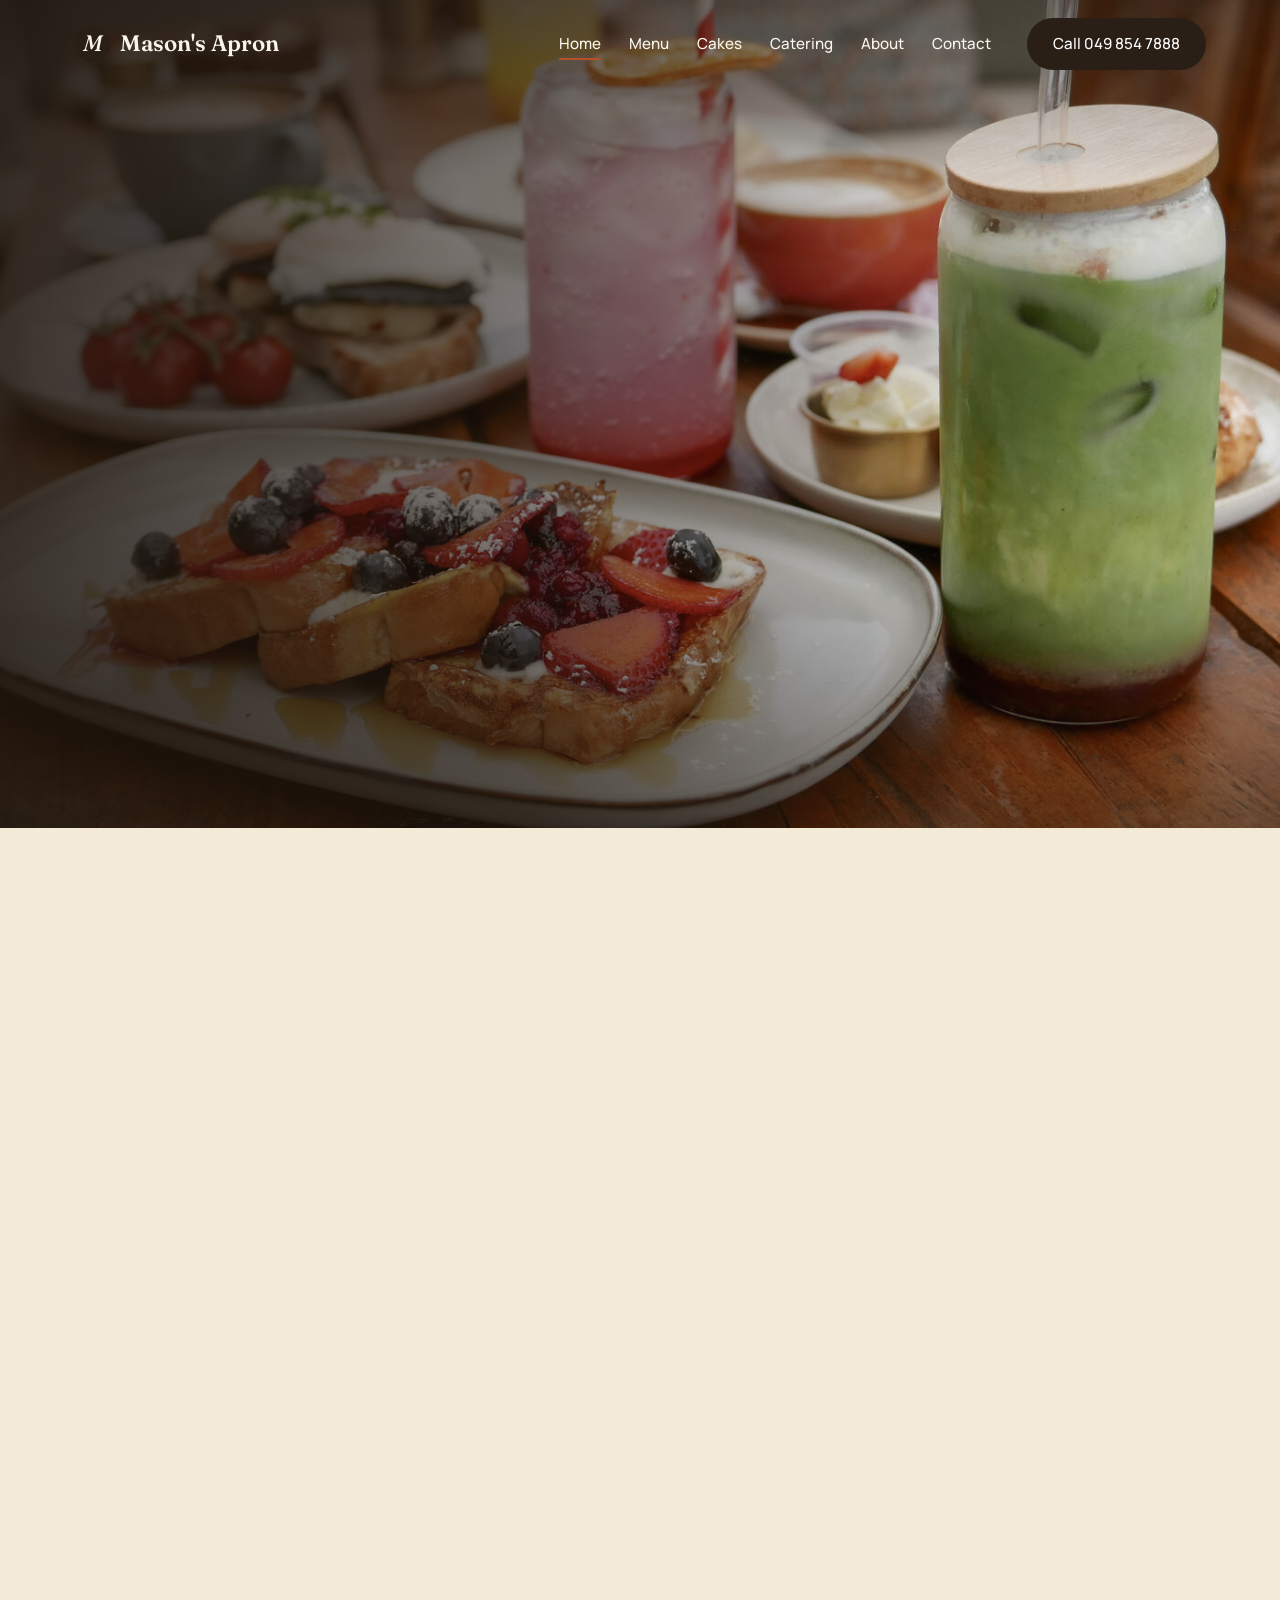
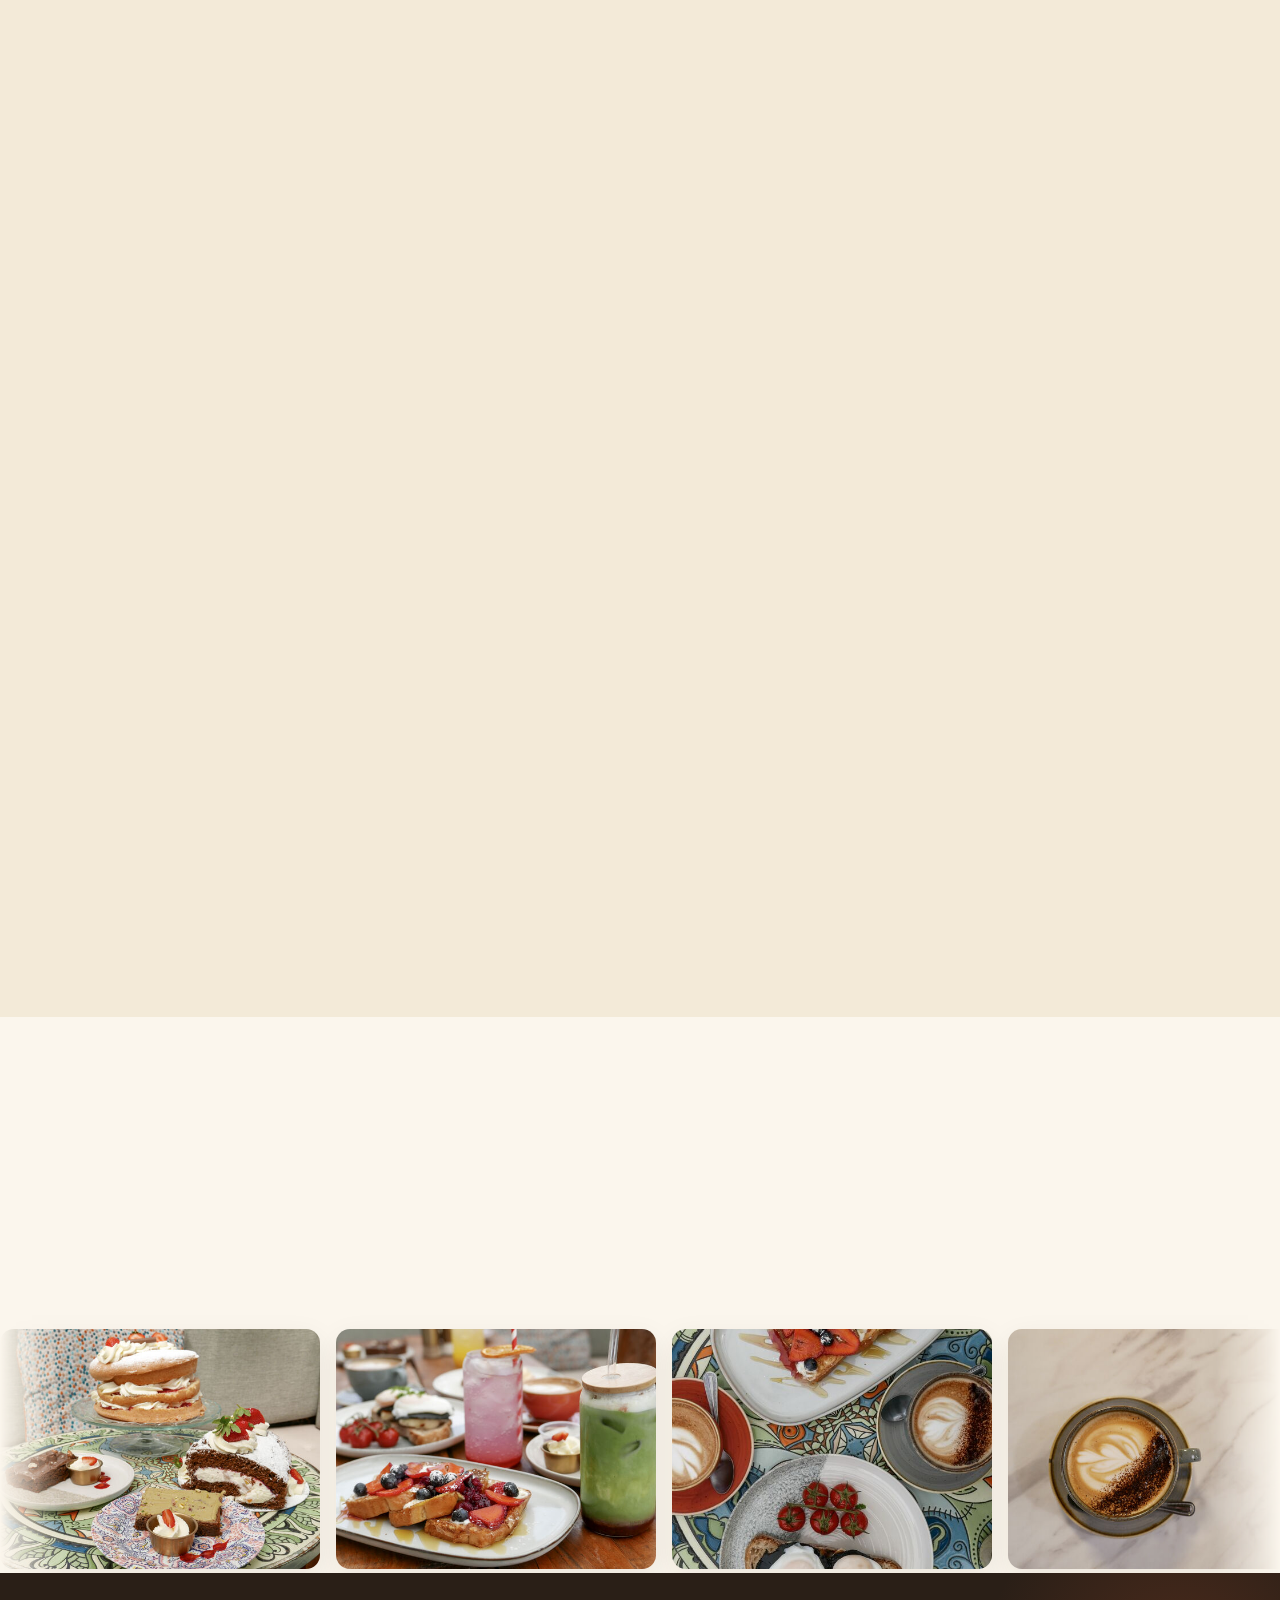
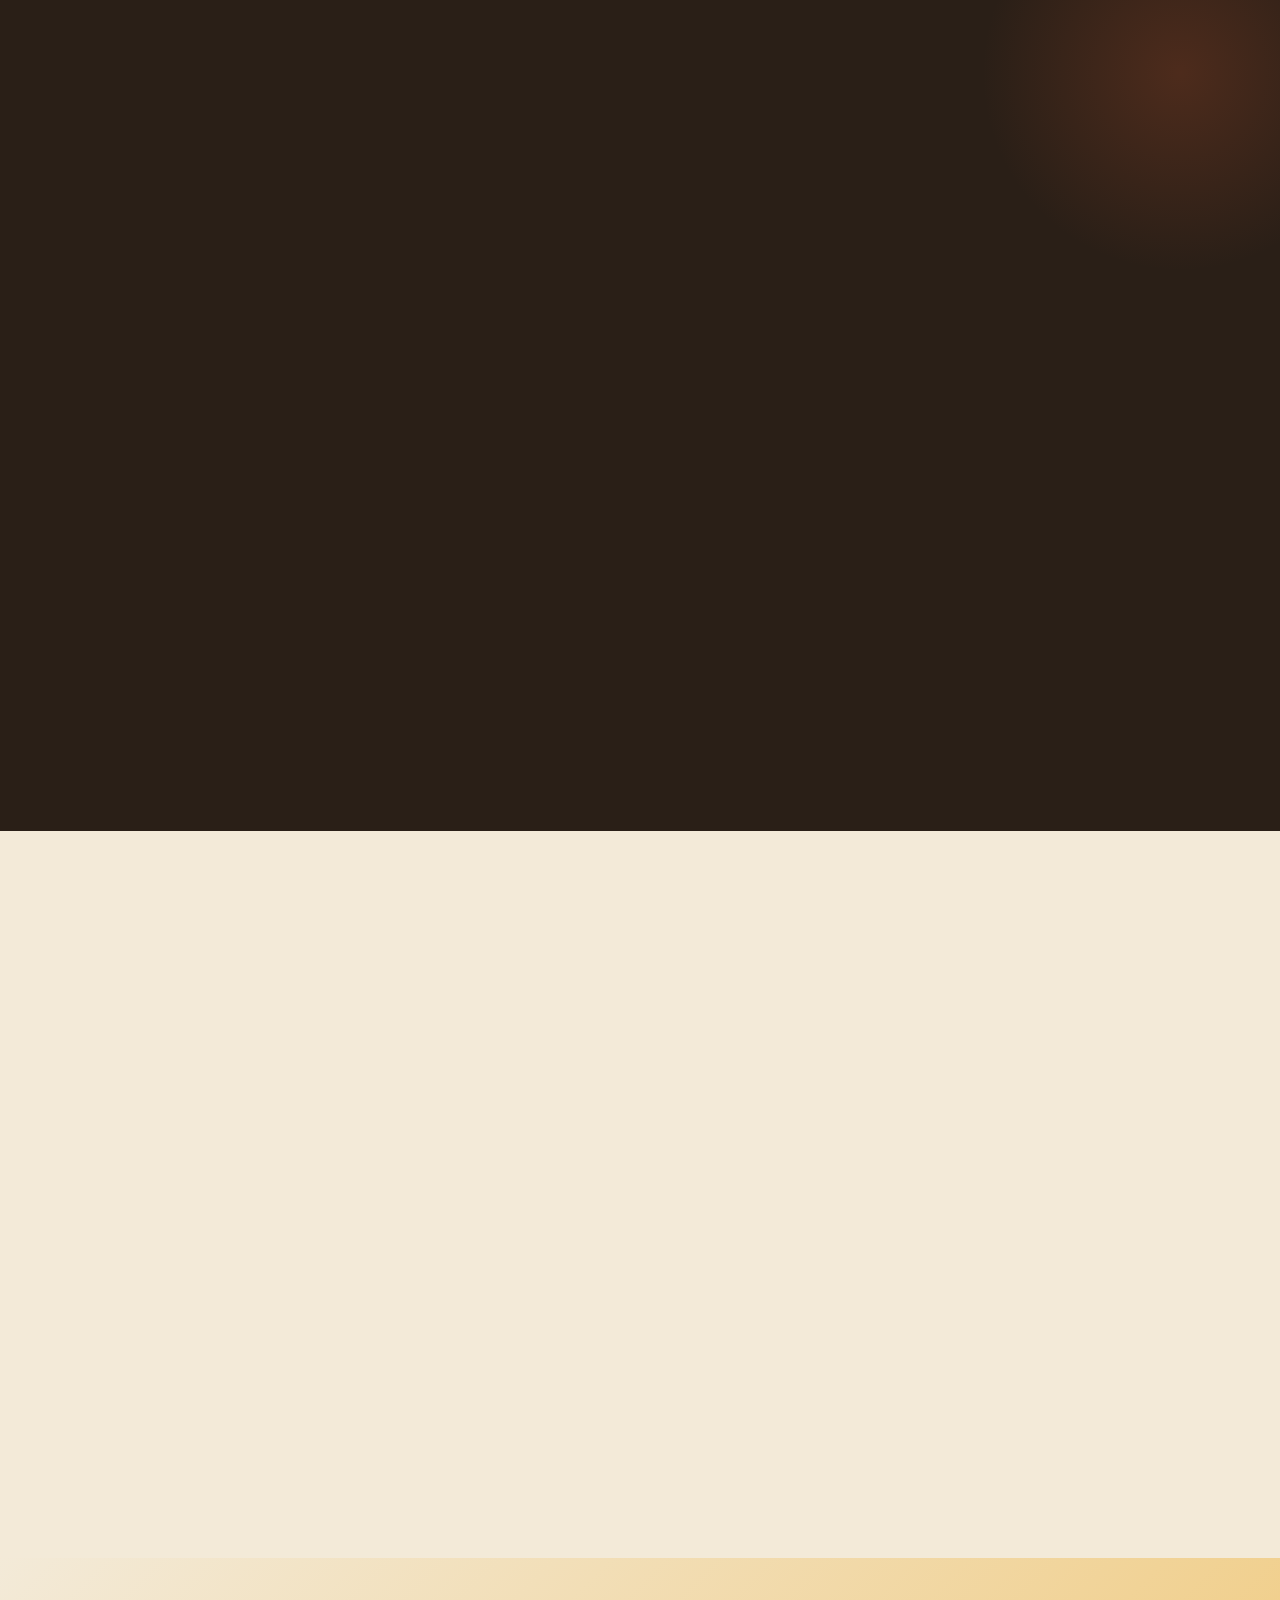
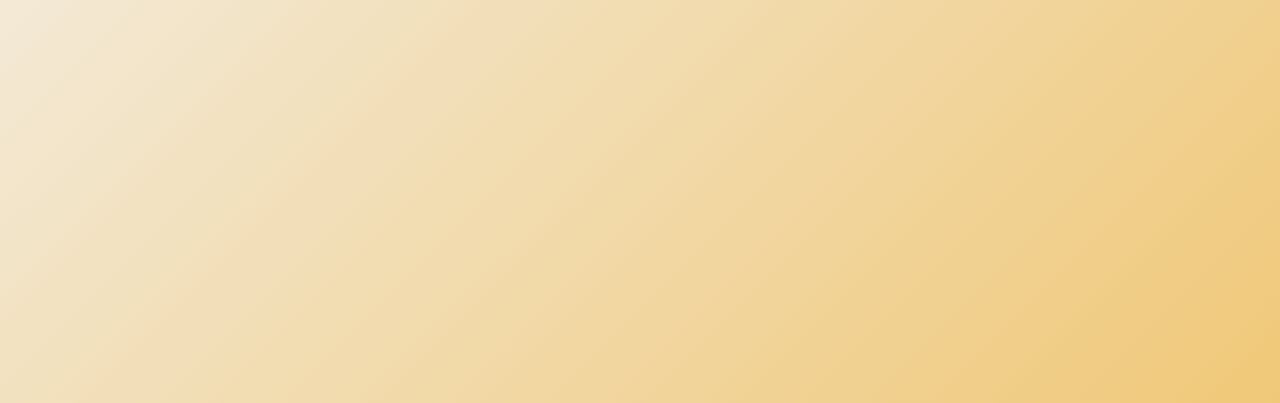
<file: index.html>
<!DOCTYPE html>
<html lang="en">
<head>
  <meta charset="UTF-8">
  <meta name="viewport" content="width=device-width, initial-scale=1.0">
  <title>Mason's Apron | Bakery, Café & Restaurant in Virginia, Co. Cavan</title>
  <meta name="description" content="Mason's Apron is a family-run bakery, café and restaurant on Main Street, Virginia, Co. Cavan. Breakfast, brunch, gourmet lunches, home baking and proper coffee, made fresh every day.">
  <meta name="robots" content="index, follow">
  <link rel="canonical" href="https://www.themasonsapron.ie/">

  <meta property="og:title" content="Mason's Apron | Bakery, Café & Restaurant, Virginia, Co. Cavan">
  <meta property="og:description" content="Family-run bakery, café and restaurant on Main Street, Virginia. Breakfast, brunch, gourmet lunches and proper coffee.">
  <meta property="og:url" content="https://www.themasonsapron.ie/">
  <meta property="og:type" content="restaurant">
  <meta property="og:image" content="https://www.themasonsapron.ie/images/brunch.jpg">

  <meta name="twitter:card" content="summary_large_image">
  <meta name="twitter:title" content="Mason's Apron | Virginia, Co. Cavan">
  <meta name="twitter:description" content="Family-run bakery, café and restaurant. Home-baked, home-cooked, warmly served.">
  <meta name="twitter:image" content="https://www.themasonsapron.ie/images/brunch.jpg">

  <link rel="preconnect" href="https://fonts.googleapis.com">
  <link rel="preconnect" href="https://fonts.gstatic.com" crossorigin>
  <link href="https://fonts.googleapis.com/css2?family=Fraunces:opsz,wght@9..144,400;9..144,500;9..144,600;9..144,700&family=Manrope:wght@400;500;600;700&display=swap" rel="stylesheet">
  <link rel="stylesheet" href="/styles.css">

  <script type="application/ld+json">
  {
    "@context": "https://schema.org",
    "@type": "Restaurant",
    "name": "Mason's Apron",
    "url": "https://www.themasonsapron.ie/",
    "telephone": "+353498547888",
    "image": "https://www.themasonsapron.ie/images/brunch.jpg",
    "description": "Family-run bakery, café and restaurant on Main Street, Virginia, Co. Cavan. Breakfast, brunch, gourmet lunches, home baking and proper coffee, made fresh every day.",
    "servesCuisine": ["Irish", "Bakery", "Café", "Brunch"],
    "priceRange": "€€",
    "menu": "https://www.themasonsapron.ie/menu.html",
    "address": {
      "@type": "PostalAddress",
      "streetAddress": "Main Street",
      "addressLocality": "Virginia",
      "addressRegion": "Co. Cavan",
      "postalCode": "A82 T3K0",
      "addressCountry": "IE"
    },
    "areaServed": "Virginia, Co. Cavan and surrounding areas",
    "sameAs": ["https://www.facebook.com/themasonsapron/"]
  }
  </script>
</head>
<body class="home">

  <!-- ===== NAV ===== -->
  <nav class="nav" id="nav">
    <div class="nav-inner">
      <a href="/" class="logo">
        <span class="logo-mark">M</span>
        Mason's Apron
      </a>
      <ul class="nav-links" id="navLinks">
        <li><a href="/" class="active">Home</a></li>
        <li><a href="/menu.html">Menu</a></li>
        <li><a href="/cakes.html">Cakes</a></li>
        <li><a href="/catering.html">Catering</a></li>
        <li><a href="/about.html">About</a></li>
        <li><a href="/contact.html">Contact</a></li>
        <li><a href="tel:+353498547888" class="btn btn-primary nav-cta">Call 049 854 7888</a></li>
      </ul>
      <button class="hamburger" id="hamburger" aria-label="Menu">
        <span></span><span></span><span></span>
      </button>
    </div>
  </nav>

  <!-- ===== HERO ===== -->
  <section class="hero" id="top">
    <div class="hero-media">
      <img src="/images/brunch.jpg" alt="Brunch of French toast, fresh berries and drinks at Mason's Apron" loading="eager" fetchpriority="high">
    </div>
    <div class="hero-scrim"></div>
    <div class="container hero-inner">
      <div class="hero-content" data-reveal>
          <span class="eyebrow">Bakery · Café · Restaurant · Virginia, Co. Cavan</span>
          <h1>Home-baked, <span class="italic">home-cooked</span>, warmly served.</h1>
          <p class="lead">A family-run bakery, café and restaurant on Main Street, Virginia. Breakfast and brunch from 9, gourmet lunches from half twelve, and a welcome that keeps people coming back for years.</p>
          <div class="hero-ctas">
            <a href="/menu.html" class="btn btn-primary">View the menu</a>
            <a href="tel:+353498547888" class="btn btn-secondary">
              <svg viewBox="0 0 24 24" fill="none" stroke="currentColor" stroke-width="2" width="16" height="16">
                <path d="M22 16.92v3a2 2 0 0 1-2.18 2 19.79 19.79 0 0 1-8.63-3.07 19.5 19.5 0 0 1-6-6 19.79 19.79 0 0 1-3.07-8.67A2 2 0 0 1 4.11 2h3a2 2 0 0 1 2 1.72 12.84 12.84 0 0 0 .7 2.81 2 2 0 0 1-.45 2.11L8.09 9.91a16 16 0 0 0 6 6l1.27-1.27a2 2 0 0 1 2.11-.45 12.84 12.84 0 0 0 2.81.7A2 2 0 0 1 22 16.92z"/>
              </svg>
              049 854 7888
            </a>
          </div>
          <div class="hero-trust">
            <div class="trust-item">
              <svg viewBox="0 0 24 24" fill="currentColor"><path d="M12 2l3.09 6.26L22 9.27l-5 4.87 1.18 6.88L12 17.77l-6.18 3.25L7 14.14 2 9.27l6.91-1.01L12 2z"/></svg>
              4.2 on Google &amp; Tripadvisor
            </div>
            <div class="trust-item">
              <svg viewBox="0 0 24 24" fill="none" stroke="currentColor" stroke-width="2"><path d="M3 9l9-7 9 7v11a2 2 0 0 1-2 2H5a2 2 0 0 1-2-2z"/></svg>
              On Main Street, Virginia
            </div>
            <div class="trust-item">
              <svg viewBox="0 0 24 24" fill="none" stroke="currentColor" stroke-width="2"><circle cx="12" cy="12" r="10"/><path d="M8 14s1.5 2 4 2 4-2 4-2"/><line x1="9" y1="9" x2="9.01" y2="9"/><line x1="15" y1="9" x2="15.01" y2="9"/></svg>
              Family-run, friendly team
            </div>
          </div>
      </div>
    </div>
  </section>

  <!-- ===== ABOUT TEASE ===== -->
  <section class="about">
    <div class="container">
      <div class="story-feature">
        <div class="sf-media" data-reveal>
          <figure class="sf-main">
            <img src="/images/barista.jpg" alt="A member of the Mason's Apron team making coffee behind the counter" loading="lazy">
          </figure>
          <figure class="sf-inset">
            <img src="/images/cake-feature.jpg" alt="Tall layered sponge cake with cream and strawberries at Mason's Apron" loading="lazy">
          </figure>
        </div>

        <div class="sf-body" data-reveal>
          <h2>A bakery and kitchen that feels like home.</h2>
          <p class="sf-lead">Mason's Apron has been part of life in Virginia since 2013. We're a small, family-run team putting genuine care into everything we serve, from a quick scone and coffee to a proper sit-down lunch.</p>
          <p>People stop in from all over, on the road between Dublin and Donegal, friends meet here for a catch-up, and locals come back week after week.</p>

          <dl class="sf-facts">
            <div class="sf-fact">
              <dt>Baked from scratch</dt>
              <dd>Breads, scones and cakes made fresh in our kitchen each morning.</dd>
            </div>
            <div class="sf-fact">
              <dt>The same family</dt>
              <dd>A small team that learns your name and your usual order.</dd>
            </div>
            <div class="sf-fact">
              <dt>Local suppliers</dt>
              <dd>Meat, fish, eggs and jam from producers around Cavan and Meath.</dd>
            </div>
            <div class="sf-fact">
              <dt>Right on Main Street</dt>
              <dd>Easy to find, with free customer parking at the back, a handy stop on the N3.</dd>
            </div>
          </dl>

          <a href="/about.html" class="btn btn-rust">Read our story</a>
        </div>
      </div>
    </div>
  </section>

  <!-- ===== MENU CATEGORIES ===== -->
  <section id="serve">
    <div class="container">
      <div class="section-head" data-reveal>
        <span class="eyebrow">What We Serve</span>
        <h2>From the bakery counter to the lunch plate.</h2>
        <p>Breakfast, brunch, gourmet lunches and home baking, all made fresh on the day. Have a browse, then come hungry.</p>
      </div>
      <div class="cat-grid">
        <a href="/menu.html#breakfast" class="cat-card" data-reveal>
          <div class="cat-img"><img src="/images/brunch.jpg" alt="Brunch at Mason's Apron" loading="lazy"></div>
          <div class="cat-body">
            <h3>Breakfast &amp; Brunch</h3>
            <p>Full breakfasts, eggs benedict, French toast, pancakes and acai bowls. Served until 12:20pm.</p>
            <span class="ask">See breakfast →</span>
          </div>
        </a>
        <a href="/menu.html#lunch" class="cat-card" data-reveal>
          <div class="cat-img"><img src="/images/lunch-gourmet.jpg" alt="Chicken goujons, salad and chips at Mason's Apron" loading="lazy"></div>
          <div class="cat-body">
            <h3>Gourmet Lunches</h3>
            <p>Cajun chicken burgers, fish pie, beef stew, lasagne and a daily special. Real plates of food.</p>
            <span class="ask">See lunch →</span>
          </div>
        </a>
        <a href="/menu.html#sandwiches" class="cat-card" data-reveal>
          <div class="cat-img"><img src="/images/plated.jpg" alt="Toasted sandwich and salad" loading="lazy"></div>
          <div class="cat-body">
            <h3>Sandwiches &amp; Salads</h3>
            <p>Toasties, club sandwiches, wraps and fresh salads on our own freshly baked bread.</p>
            <span class="ask">See sandwiches →</span>
          </div>
        </a>
        <a href="/menu.html#drinks" class="cat-card" data-reveal>
          <div class="cat-img"><img src="/images/matcha-board.jpg" alt="Matcha latte and coffee" loading="lazy"></div>
          <div class="cat-body">
            <h3>Coffee &amp; Matcha</h3>
            <p>Proper coffee, matcha, chai lattes, iced drinks, smoothies and homemade lemonades.</p>
            <span class="ask">See drinks →</span>
          </div>
        </a>
        <a href="/menu.html#breakfast" class="cat-card" data-reveal>
          <div class="cat-img"><img src="/images/bakery-sweet.jpg" alt="Gingerbread men and cake slices on the counter at Mason's Apron" loading="lazy"></div>
          <div class="cat-body">
            <h3>Bakery &amp; Sweet Things</h3>
            <p>Homemade scones, croissants, sausage rolls and a counter full of cakes and traybakes.</p>
            <span class="ask">See bakery →</span>
          </div>
        </a>
        <a href="/catering.html" class="cat-card" data-reveal>
          <div class="cat-img"><img src="/images/kids-catering.jpg" alt="Chicken burger, chips and coleslaw at Mason's Apron" loading="lazy"></div>
          <div class="cat-body">
            <h3>Kids &amp; Catering</h3>
            <p>A proper kids' menu, plus sandwich platters and trays for events and gatherings.</p>
            <span class="ask">See catering →</span>
          </div>
        </a>
      </div>
    </div>
  </section>

  <!-- ===== THE MENU (own section) ===== -->
  <section class="home-menu" id="menu">
    <div class="container">
      <div class="section-head" data-reveal>
        <span class="eyebrow">The Menu</span>
        <h2>A taste of what's on.</h2>
        <p>A few of our favourites. The full menu, with all the breakfast, lunch, kids' and drinks options, is just a tap away.</p>
      </div>

      <div class="menu-board" data-reveal>
        <div class="board-col">
          <div class="board-title">Breakfast &amp; Brunch</div>
          <div class="board-item"><span class="bi-name">Regular Breakfast</span><span class="bi-dots"></span><span class="bi-price">€11.00</span></div>
          <div class="board-item"><span class="bi-name">Mason's Eggs Benedict</span><span class="bi-dots"></span><span class="bi-price">€12.50</span></div>
          <div class="board-item"><span class="bi-name">French Toast</span><span class="bi-dots"></span><span class="bi-price">€10.00</span></div>
          <div class="board-item"><span class="bi-name">American Pancakes</span><span class="bi-dots"></span><span class="bi-price">€10.00</span></div>
          <div class="board-item"><span class="bi-name">Acai Bowl</span><span class="bi-dots"></span><span class="bi-price">€9.50</span></div>
        </div>

        <div class="board-col">
          <div class="board-title">Lunch &amp; Mains</div>
          <div class="board-item"><span class="bi-name">Cajun Chicken Burger</span><span class="bi-dots"></span><span class="bi-price">€15.00</span></div>
          <div class="board-item"><span class="bi-name">Mason's Beef Stew</span><span class="bi-dots"></span><span class="bi-price">€15.00</span></div>
          <div class="board-item"><span class="bi-name">Fish Pie</span><span class="bi-dots"></span><span class="bi-price">€15.00</span></div>
          <div class="board-item"><span class="bi-name">Seafood Chowder</span><span class="bi-dots"></span><span class="bi-price">€9.50</span></div>
          <div class="board-item"><span class="bi-name">Soup of the Day</span><span class="bi-dots"></span><span class="bi-price">€6.00</span></div>
        </div>

        <div class="board-col">
          <div class="board-title">Sandwiches &amp; Salads</div>
          <div class="board-item"><span class="bi-name">Mason's Apron Toasty</span><span class="bi-dots"></span><span class="bi-price">€9.50</span></div>
          <div class="board-item"><span class="bi-name">Club Sandwich</span><span class="bi-dots"></span><span class="bi-price">€9.50</span></div>
          <div class="board-item"><span class="bi-name">Chicken Caesar Wrap</span><span class="bi-dots"></span><span class="bi-price">€9.50</span></div>
          <div class="board-item"><span class="bi-name">Roast Beetroot &amp; Feta Salad</span><span class="bi-dots"></span><span class="bi-price">€15.00</span></div>
          <div class="board-item"><span class="bi-name">Glazed Halloumi Salad</span><span class="bi-dots"></span><span class="bi-price">€14.50</span></div>
        </div>

        <div class="board-col">
          <div class="board-title">Drinks</div>
          <div class="board-item"><span class="bi-name">Cappuccino / Latte</span><span class="bi-dots"></span><span class="bi-price">€4.00</span></div>
          <div class="board-item"><span class="bi-name">Matcha Latte</span><span class="bi-dots"></span><span class="bi-price">€4.50</span></div>          <div class="board-item"><span class="bi-name">Iced Coffee</span><span class="bi-dots"></span><span class="bi-price">€4.00</span></div>
          <div class="board-item"><span class="bi-name">Smoothies &amp; Lemonades</span><span class="bi-dots"></span><span class="bi-price">€5.00</span></div>
        </div>
      </div>

      <div style="text-align:center; margin-top:50px;" data-reveal>
        <a href="/menu.html" class="btn btn-primary">View full menu</a>
      </div>
    </div>
  </section>

  <!-- ===== GALLERY ===== -->
  <section class="gallery-section">
    <div class="container">
      <div class="section-head" data-reveal>
        <span class="eyebrow">A Look Inside</span>
        <h2>Good coffee, good food, good company.</h2>
      </div>
    </div>
    <div class="carousel">
      <div class="carousel-track">
        <figure class="carousel-item"><img src="/images/carousel-01.jpg" alt="Victoria sponge with cream and strawberries" loading="lazy"></figure>
        <figure class="carousel-item"><img src="/images/carousel-02.jpg" alt="French toast with berries and fresh lemonade" loading="lazy"></figure>
        <figure class="carousel-item"><img src="/images/carousel-03.jpg" alt="Waffle with berries and coffee" loading="lazy"></figure>
        <figure class="carousel-item"><img src="/images/carousel-04.jpg" alt="Coffee with latte art" loading="lazy"></figure>
        <figure class="carousel-item"><img src="/images/carousel-05.jpg" alt="Cream and chocolate dessert platter" loading="lazy"></figure>
        <figure class="carousel-item"><img src="/images/carousel-06.jpg" alt="Cakes in the bakery display" loading="lazy"></figure>
        <figure class="carousel-item"><img src="/images/carousel-07.jpg" alt="Chicken burger and chips" loading="lazy"></figure>
        <figure class="carousel-item"><img src="/images/carousel-08.jpg" alt="Eggs benedict at Mason's Apron" loading="lazy"></figure>
        <figure class="carousel-item"><img src="/images/carousel-09.jpg" alt="Beetroot and feta salad" loading="lazy"></figure>
        <figure class="carousel-item"><img src="/images/carousel-10.jpg" alt="Cream layer cakes" loading="lazy"></figure>
        <figure class="carousel-item"><img src="/images/carousel-11.jpg" alt="Chocolate cake slice with cherries" loading="lazy"></figure>
        <figure class="carousel-item"><img src="/images/carousel-12.jpg" alt="Matcha latte and coffee" loading="lazy"></figure>
        <figure class="carousel-item"><img src="/images/carousel-13.jpg" alt="Coffee and cakes flat lay" loading="lazy"></figure>
        <figure class="carousel-item"><img src="/images/carousel-14.jpg" alt="Tall layered celebration cake" loading="lazy"></figure>
        <!-- duplicate set for seamless loop -->
        <figure class="carousel-item" aria-hidden="true"><img src="/images/carousel-01.jpg" alt="" loading="lazy"></figure>
        <figure class="carousel-item" aria-hidden="true"><img src="/images/carousel-02.jpg" alt="" loading="lazy"></figure>
        <figure class="carousel-item" aria-hidden="true"><img src="/images/carousel-03.jpg" alt="" loading="lazy"></figure>
        <figure class="carousel-item" aria-hidden="true"><img src="/images/carousel-04.jpg" alt="" loading="lazy"></figure>
        <figure class="carousel-item" aria-hidden="true"><img src="/images/carousel-05.jpg" alt="" loading="lazy"></figure>
        <figure class="carousel-item" aria-hidden="true"><img src="/images/carousel-06.jpg" alt="" loading="lazy"></figure>
        <figure class="carousel-item" aria-hidden="true"><img src="/images/carousel-07.jpg" alt="" loading="lazy"></figure>
        <figure class="carousel-item" aria-hidden="true"><img src="/images/carousel-08.jpg" alt="" loading="lazy"></figure>
        <figure class="carousel-item" aria-hidden="true"><img src="/images/carousel-09.jpg" alt="" loading="lazy"></figure>
        <figure class="carousel-item" aria-hidden="true"><img src="/images/carousel-10.jpg" alt="" loading="lazy"></figure>
        <figure class="carousel-item" aria-hidden="true"><img src="/images/carousel-11.jpg" alt="" loading="lazy"></figure>
        <figure class="carousel-item" aria-hidden="true"><img src="/images/carousel-12.jpg" alt="" loading="lazy"></figure>
        <figure class="carousel-item" aria-hidden="true"><img src="/images/carousel-13.jpg" alt="" loading="lazy"></figure>
        <figure class="carousel-item" aria-hidden="true"><img src="/images/carousel-14.jpg" alt="" loading="lazy"></figure>
      </div>
    </div>
  </section>

  <!-- ===== STORY STRIP ===== -->
  <section class="story">
    <div class="container">
      <div class="story-grid">
        <div data-reveal>
          <span class="eyebrow">Why People Keep Coming Back</span>
          <h2>It's the small things, done well.</h2>
          <p>Bread that was flour an hour ago. A coffee made properly. Someone behind the counter who notices you've come in with the kids and finds the brightest seat.</p>
          <p>It's not fancy. It's just done right, every day, by people who care.</p>
          <div class="story-stats">
            <div class="stat">
              <div class="num">4,000+</div>
              <div class="label">Friends on Facebook</div>
            </div>
            <div class="stat">
              <div class="num">4.2&#9733;</div>
              <div class="label">Across Google &amp; Tripadvisor</div>
            </div>
          </div>
        </div>
        <div class="story-visual" data-reveal>
          <img src="/images/neon-sign.jpg" alt="The Mason's Apron neon sign on a flower wall">
          <span class="label">"A real gem of a stop in Virginia."</span>
        </div>
      </div>
    </div>
  </section>

  <!-- ===== REVIEWS ===== -->
  <section class="reviews" id="reviews">
    <div class="container">
      <div class="section-head" data-reveal>
        <span class="eyebrow">What People Say</span>
        <h2>Years of loyal customers can't be wrong.</h2>
      </div>
      <div class="reviews-grid">
        <div class="review" data-reveal>
          <div class="stars">&#9733;&#9733;&#9733;&#9733;&#9733;</div>
          <p>"Highly recommend this place for food and service. The staff are excellent and helpful. The food and service we had was excellent. Recommended."</p>
          <div class="who">&mdash; Tripadvisor reviewer</div>
        </div>
        <div class="review" data-reveal>
          <div class="stars">&#9733;&#9733;&#9733;&#9733;&#9733;</div>
          <p>"Food was piping hot and delicious. They cater expertly for allergies. We will definitely be back."</p>
          <div class="who">&mdash; Tripadvisor reviewer</div>
        </div>
        <div class="review" data-reveal>
          <div class="stars">&#9733;&#9733;&#9733;&#9733;&#9733;</div>
          <p>"I have been stopping here about once per month while passing through Virginia for the past 10 years and it only gets better."</p>
          <div class="who">&mdash; Long-time regular</div>
        </div>
      </div>
      <div class="reviews-cta" data-reveal>
        <a href="https://www.google.com/search?q=Mason%27s+Apron+Virginia+Cavan" target="_blank" rel="noopener" class="btn btn-rust">Read more on Google</a>
      </div>
    </div>
  </section>

  <!-- ===== CTA BANNER ===== -->
  <section class="cta-banner">
    <div class="container">
      <div class="cta-inner" data-reveal>
        <h2>Pop in, ring us, or drop a message.</h2>
        <p>Walk-ins welcome on Main Street, Virginia. For groups, cakes or catering, give us a shout.</p>
        <div class="hero-ctas" style="justify-content:center;">
          <a href="tel:+353498547888" class="btn btn-primary">Call 049 854 7888</a>
          <a href="/contact.html" class="btn btn-secondary">Send a message</a>
        </div>
      </div>
    </div>
  </section>

  <div id="footer-placeholder"></div>
  <div id="widgets-placeholder"></div>

  <script src="/s
</file>
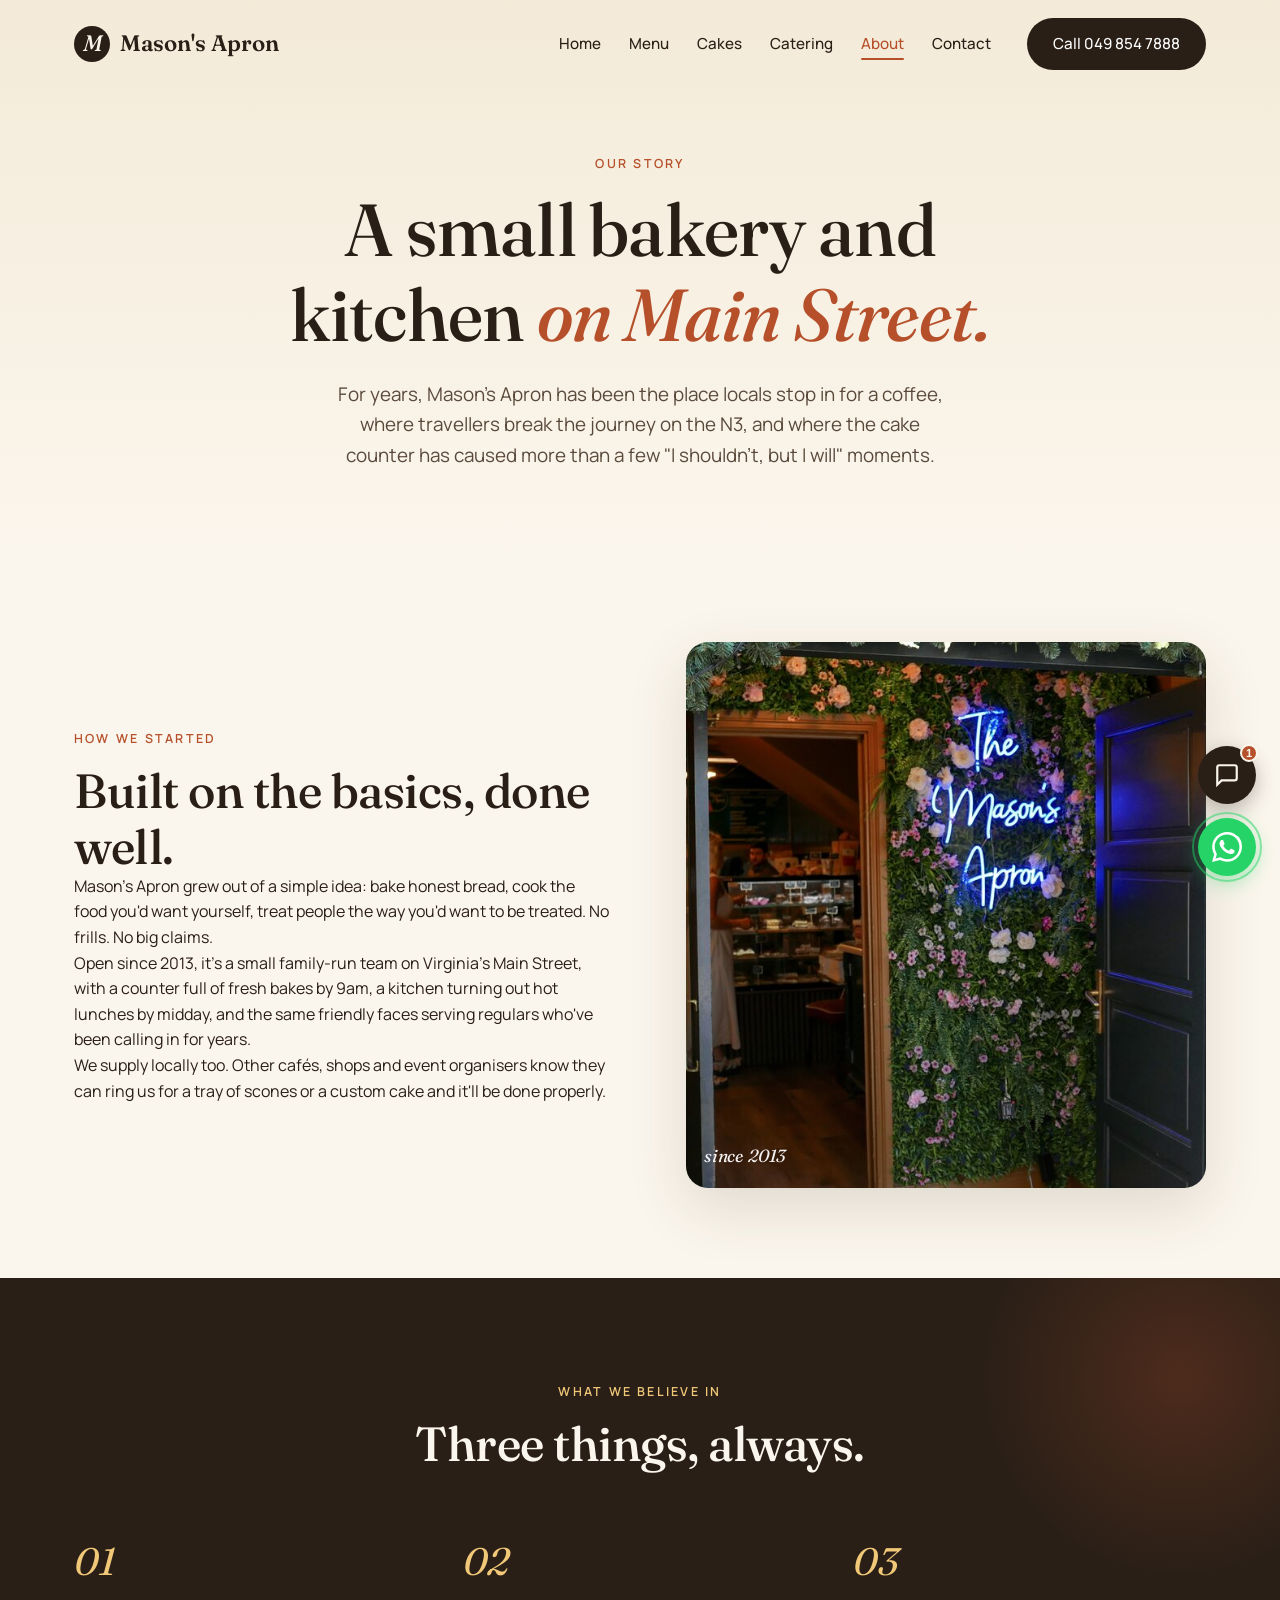
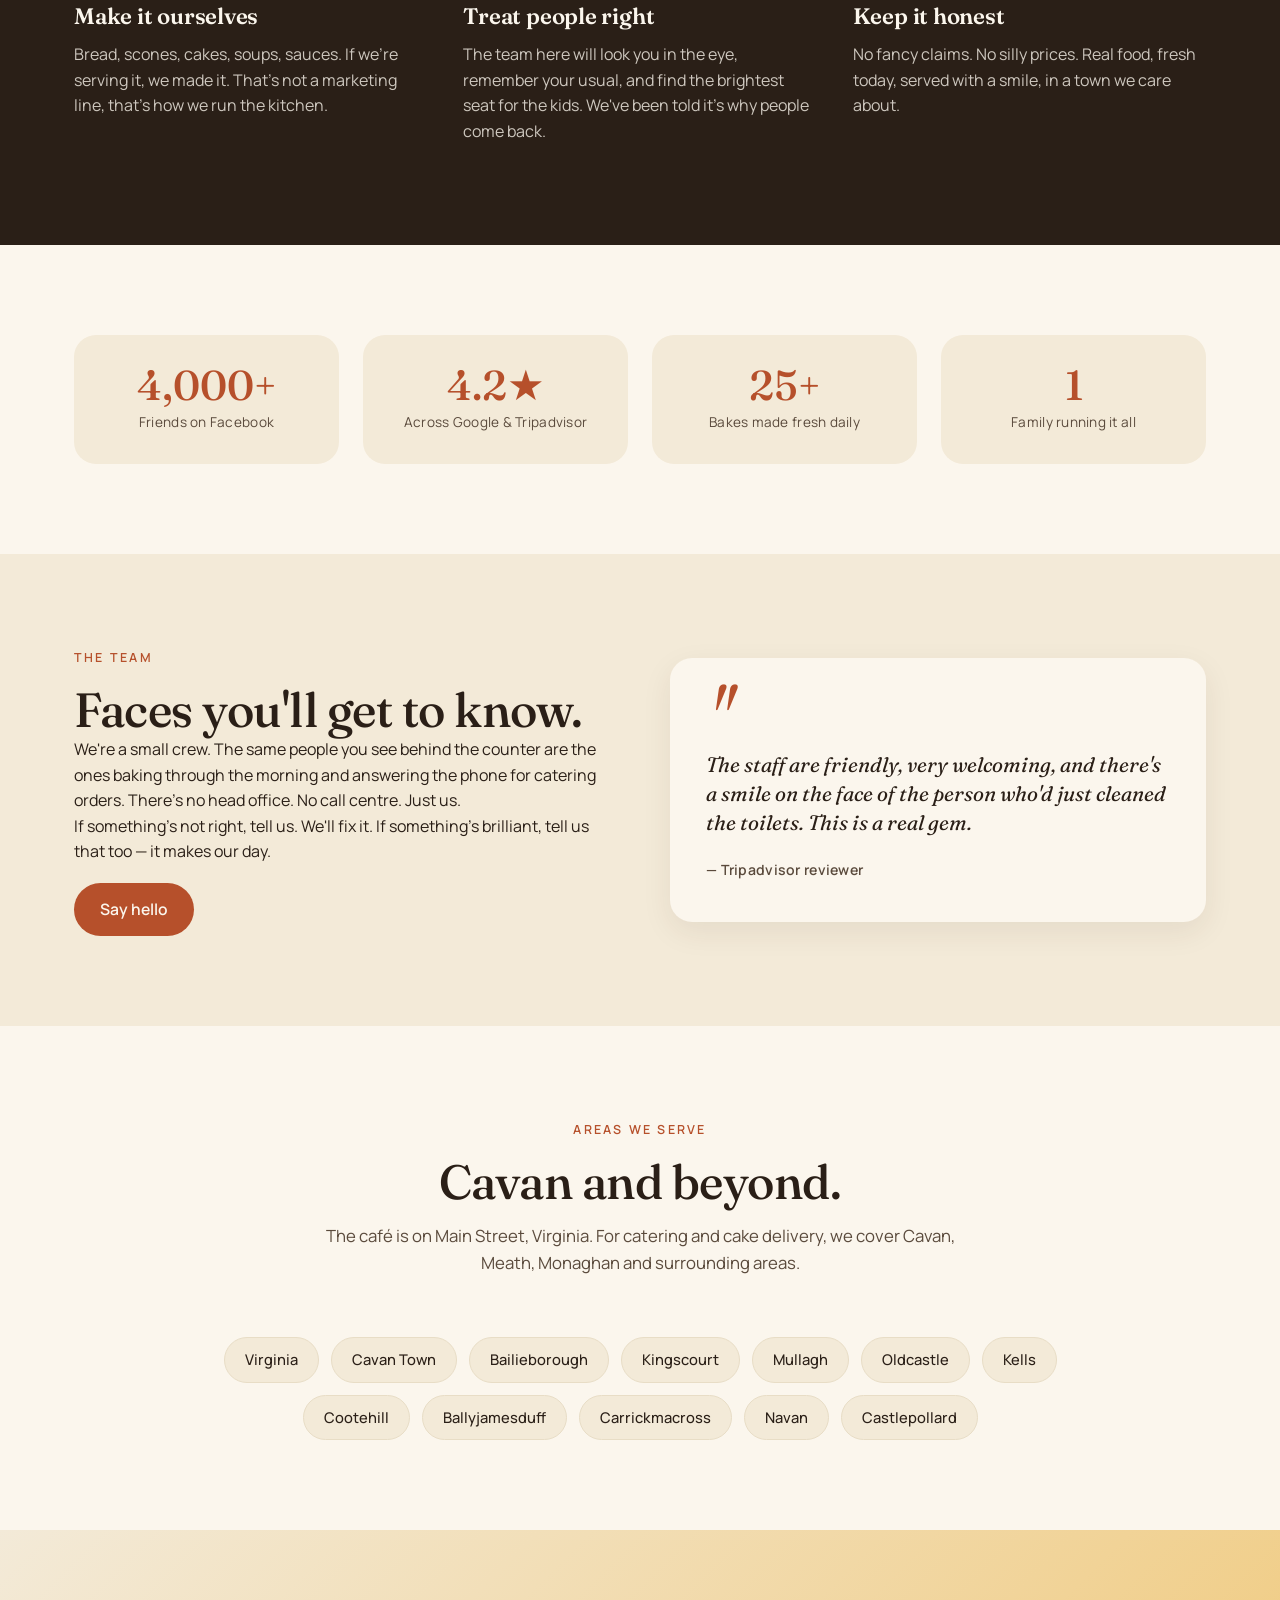
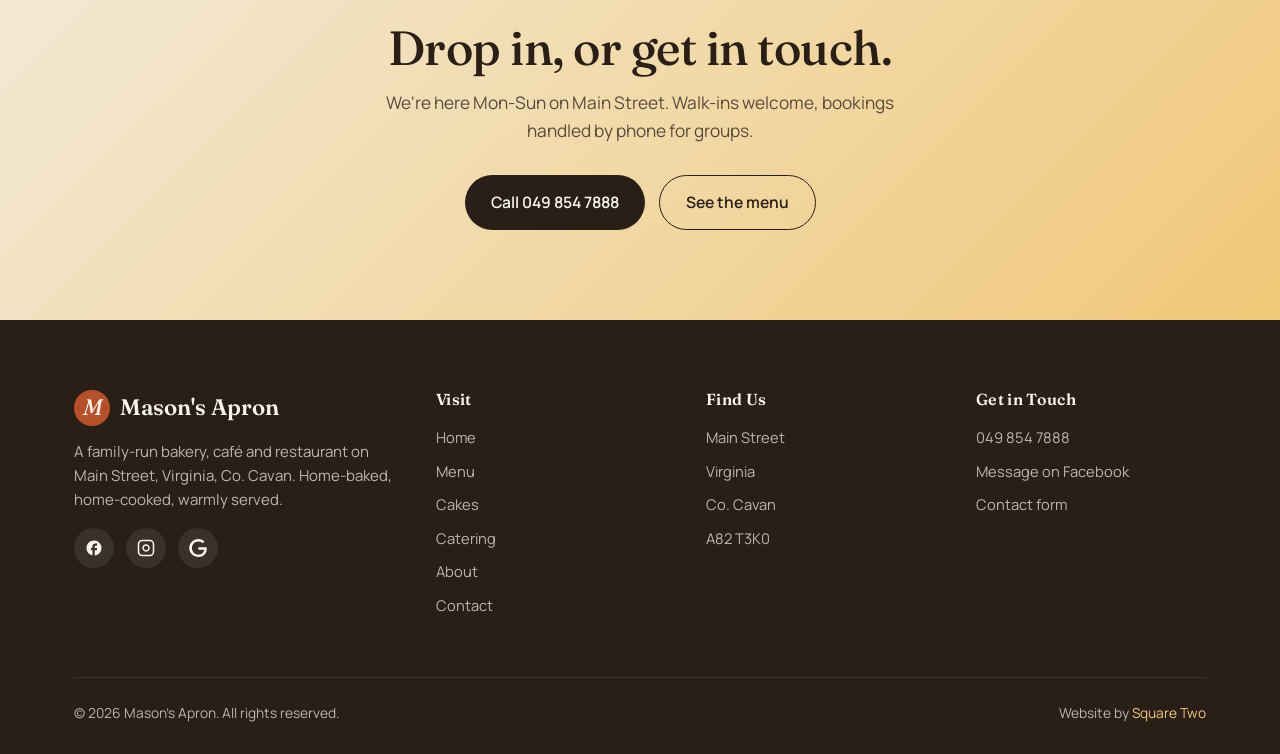
<file: about.html>
<!DOCTYPE html>
<html lang="en">
<head>
  <meta charset="UTF-8">
  <meta name="viewport" content="width=device-width, initial-scale=1.0">
  <title>About Mason's Apron | Family-Run Café in Virginia, Co. Cavan</title>
  <meta name="description" content="Get to know Mason's Apron. A family-run bakery, café and restaurant on Main Street, Virginia. Real food, real welcome, served in the heart of Cavan.">
  <meta name="robots" content="index, follow">
  <link rel="canonical" href="https://www.themasonsapron.ie/about.html">

  <meta property="og:title" content="About Mason's Apron | Virginia, Co. Cavan">
  <meta property="og:description" content="A family-run bakery, café and restaurant on Main Street, Virginia. Home-baked, home-cooked, warmly served.">
  <meta property="og:url" content="https://www.themasonsapron.ie/about.html">
  <meta property="og:type" content="website">

  <link rel="preconnect" href="https://fonts.googleapis.com">
  <link rel="preconnect" href="https://fonts.gstatic.com" crossorigin>
  <link href="https://fonts.googleapis.com/css2?family=Fraunces:opsz,wght@9..144,400;9..144,500;9..144,600;9..144,700&family=Manrope:wght@400;500;600;700&display=swap" rel="stylesheet">
  <link rel="stylesheet" href="/styles.css">
</head>
<body>

  <nav class="nav" id="nav">
    <div class="nav-inner">
      <a href="/" class="logo">
        <span class="logo-mark">M</span>
        Mason's Apron
      </a>
      <ul class="nav-links" id="navLinks">
        <li><a href="/">Home</a></li>
        <li><a href="/menu.html">Menu</a></li>
        <li><a href="/cakes.html">Cakes</a></li>
        <li><a href="/catering.html">Catering</a></li>
        <li><a href="/about.html" class="active">About</a></li>
        <li><a href="/contact.html">Contact</a></li>
        <li><a href="tel:+353498547888" class="btn btn-primary nav-cta">Call 049 854 7888</a></li>
      </ul>
      <button class="hamburger" id="hamburger" aria-label="Menu">
        <span></span><span></span><span></span>
      </button>
    </div>
  </nav>

  <!-- ===== PAGE HERO ===== -->
  <section class="page-hero">
    <div class="container">
      <div class="page-hero-inner" data-reveal>
        <span class="eyebrow">Our Story</span>
        <h1>A small bakery and kitchen <span class="italic">on Main Street.</span></h1>
        <p class="lead">For years, Mason's Apron has been the place locals stop in for a coffee, where travellers break the journey on the N3, and where the cake counter has caused more than a few "I shouldn't, but I will" moments.</p>
      </div>
    </div>
  </section>

  <!-- ===== STORY ===== -->
  <section>
    <div class="container">
      <div class="about-grid">
        <div data-reveal>
          <span class="eyebrow">How we started</span>
          <h2>Built on the basics, done well.</h2>
          <p>Mason's Apron grew out of a simple idea: bake honest bread, cook the food you'd want yourself, treat people the way you'd want to be treated. No frills. No big claims.</p>
          <p>Open since 2013, it's a small family-run team on Virginia's Main Street, with a counter full of fresh bakes by 9am, a kitchen turning out hot lunches by midday, and the same friendly faces serving regulars who've been calling in for years.</p>
          <p>We supply locally too. Other cafés, shops and event organisers know they can ring us for a tray of scones or a custom cake and it'll be done properly.</p>
        </div>
        <div class="hero-visual" data-reveal>
          <div class="hero-card hero-card-1" style="position:relative; width:100%; height:100%; aspect-ratio:auto;">
            <img src="/images/about-since.jpg" alt="The Mason's Apron shopfront on Main Street, Virginia" loading="lazy">
            <span class="label">since 2013</span>
          </div>
        </div>
      </div>
    </div>
  </section>

  <!-- ===== VALUES ===== -->
  <section class="story">
    <div class="container">
      <div class="section-head" data-reveal>
        <span class="eyebrow">What we believe in</span>
        <h2>Three things, always.</h2>
      </div>
      <div class="values-grid">
        <div class="value" data-reveal>
          <div class="value-num">01</div>
          <h3>Make it ourselves</h3>
          <p>Bread, scones, cakes, soups, sauces. If we're serving it, we made it. That's not a marketing line, that's how we run the kitchen.</p>
        </div>
        <div class="value" data-reveal>
          <div class="value-num">02</div>
          <h3>Treat people right</h3>
          <p>The team here will look you in the eye, remember your usual, and find the brightest seat for the kids. We've been told it's why people come back.</p>
        </div>
        <div class="value" data-reveal>
          <div class="value-num">03</div>
          <h3>Keep it honest</h3>
          <p>No fancy claims. No silly prices. Real food, fresh today, served with a smile, in a town we care about.</p>
        </div>
      </div>
    </div>
  </section>

  <!-- ===== STATS ===== -->
  <section>
    <div class="container">
      <div class="stats-row" data-reveal>
        <div class="stat-block">
          <div class="num">4,000+</div>
          <div class="label">Friends on Facebook</div>
        </div>
        <div class="stat-block">
          <div class="num">4.2★</div>
          <div class="label">Across Google &amp; Tripadvisor</div>
        </div>
        <div class="stat-block">
          <div class="num">25+</div>
          <div class="label">Bakes made fresh daily</div>
        </div>
        <div class="stat-block">
          <div class="num">1</div>
          <div class="label">Family running it all</div>
        </div>
      </div>
    </div>
  </section>

  <!-- ===== TEAM PROMISE ===== -->
  <section class="reviews">
    <div class="container">
      <div class="about-grid">
        <div data-reveal>
          <span class="eyebrow">The Team</span>
          <h2>Faces you'll get to know.</h2>
          <p>We're a small crew. The same people you see behind the counter are the ones baking through the morning and answering the phone for catering orders. There's no head office. No call centre. Just us.</p>
          <p>If something's not right, tell us. We'll fix it. If something's brilliant, tell us that too — it makes our day.</p>
          <a href="/contact.html" class="btn btn-rust" style="margin-top:18px;">Say hello</a>
        </div>
        <div data-reveal>
          <div class="quote-card">
            <div class="quote-mark">"</div>
            <p>The staff are friendly, very welcoming, and there's a smile on the face of the person who'd just cleaned the toilets. This is a real gem.</p>
            <div class="quote-attr">— Tripadvisor reviewer</div>
          </div>
        </div>
      </div>
    </div>
  </section>

  <!-- ===== AREAS WE SERVE ===== -->
  <section>
    <div class="container">
      <div class="section-head" data-reveal>
        <span class="eyebrow">Areas We Serve</span>
        <h2>Cavan and beyond.</h2>
        <p>The café is on Main Street, Virginia. For catering and cake delivery, we cover Cavan, Meath, Monaghan and surrounding areas.</p>
      </div>
      <div class="area-tags" data-reveal>
        <span class="area">Virginia</span>
        <span class="area">Cavan Town</span>
        <span class="area">Bailieborough</span>
        <span class="area">Kingscourt</span>
        <span class="area">Mullagh</span>
        <span class="area">Oldcastle</span>
        <span class="area">Kells</span>
        <span class="area">Cootehill</span>
        <span class="area">Ballyjamesduff</span>
        <span class="area">Carrickmacross</span>
        <span class="area">Navan</span>
        <span class="area">Castlepollard</span>
      </div>
    </div>
  </section>

  <!-- ===== CTA BANNER ===== -->
  <section class="cta-banner">
    <div class="container">
      <div class="cta-inner" data-reveal>
        <h2>Drop in, or get in touch.</h2>
        <p>We're here Mon-Sun on Main Street. Walk-ins welcome, bookings handled by phone for groups.</p>
        <div class="hero-ctas" style="justify-content:center;">
          <a href="tel:+353498547888" class="btn btn-primary">Call 049 854 7888</a>
          <a href="/menu.html" class="btn btn-secondary">See the menu</a>
        </div>
      </div>
    </div>
  </section>

  <div id="footer-placeholder"></div>
  <div id="widgets-placeholder"></div>

  <script src="/script.js"></script>
</body>
</html
</file>
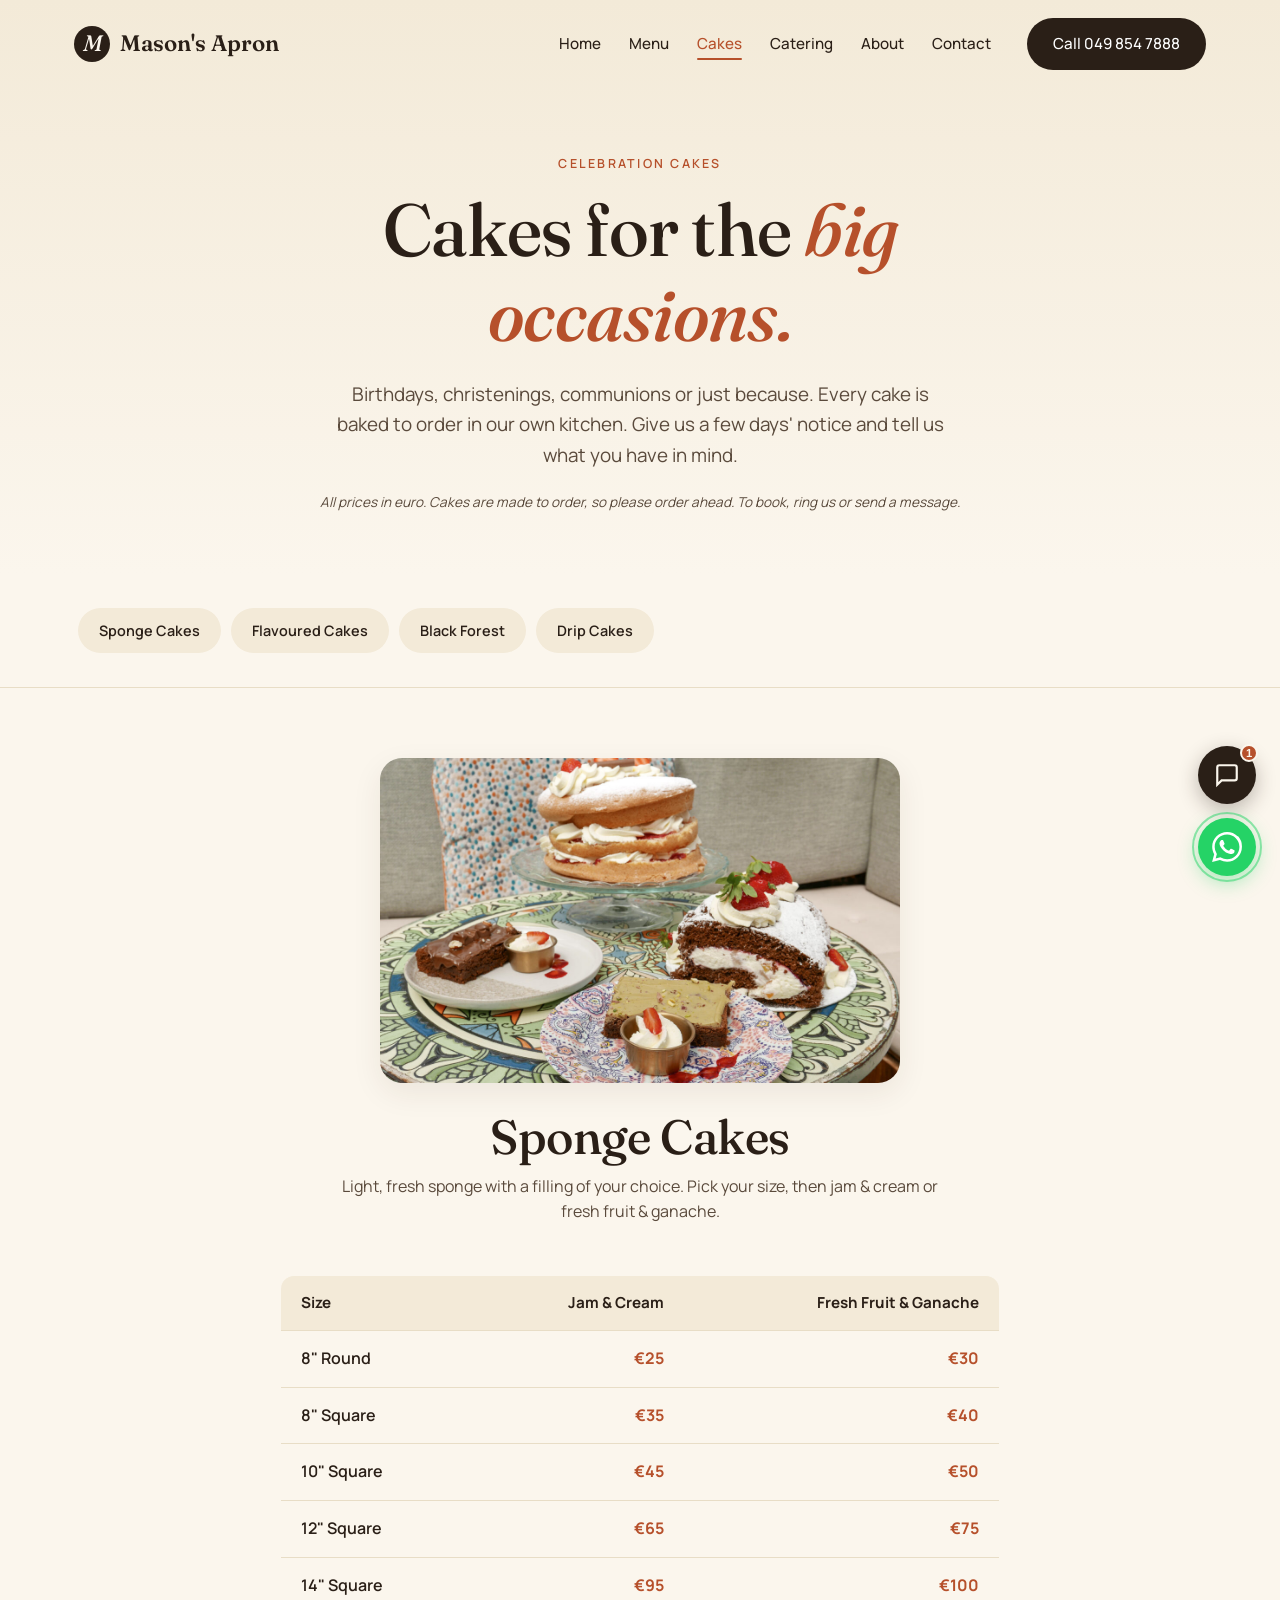
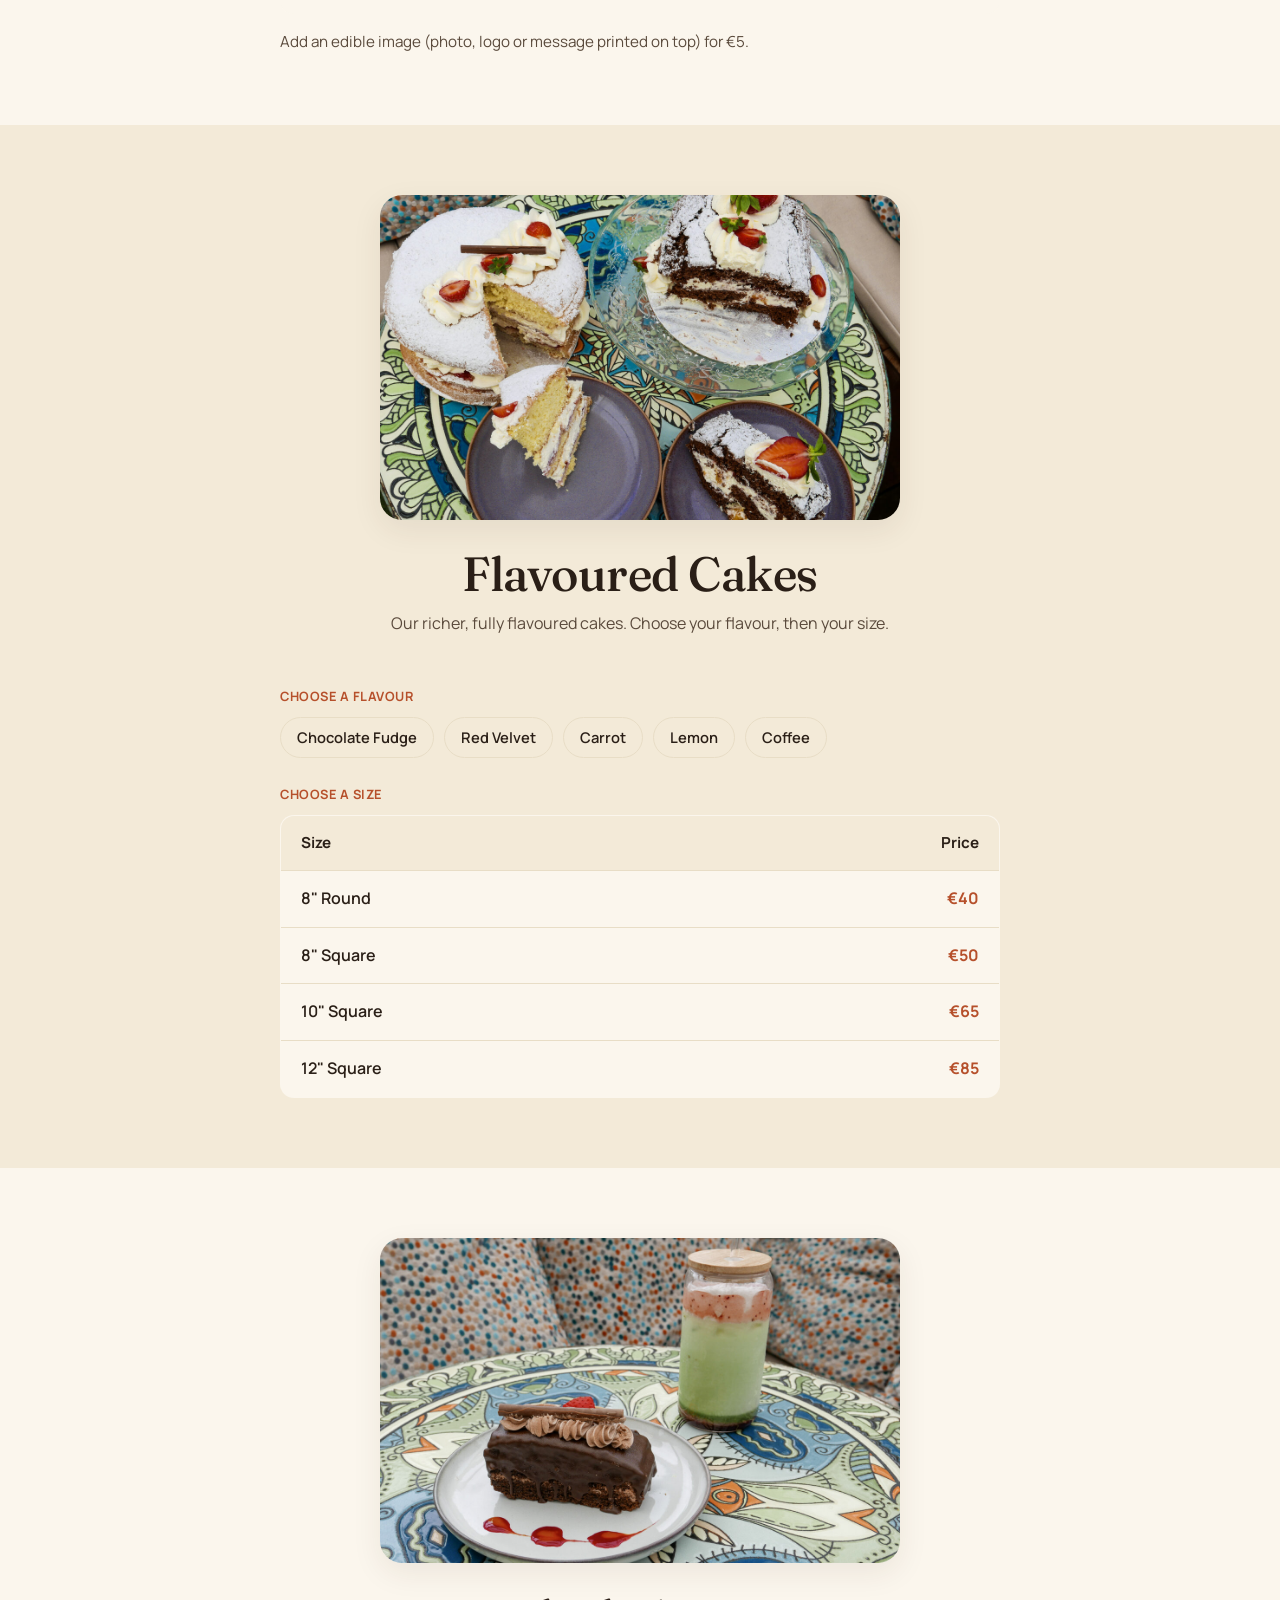
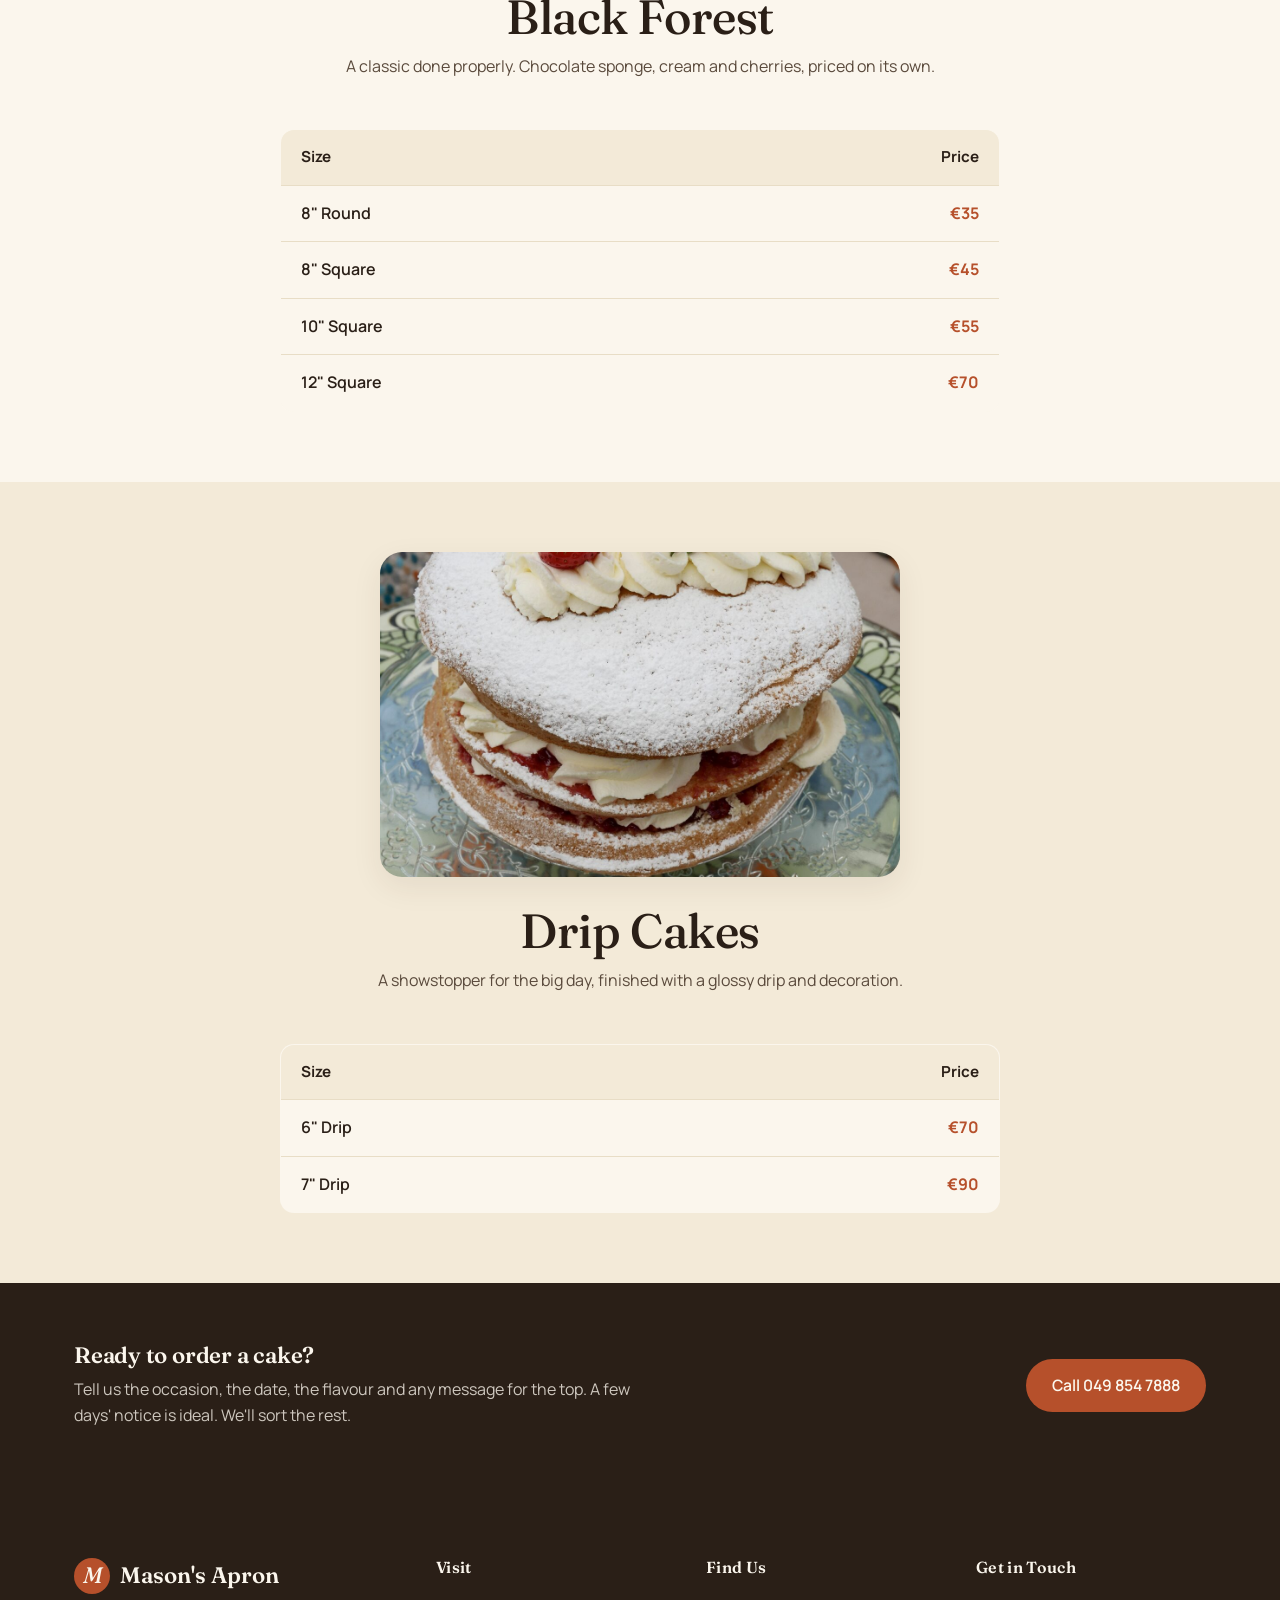
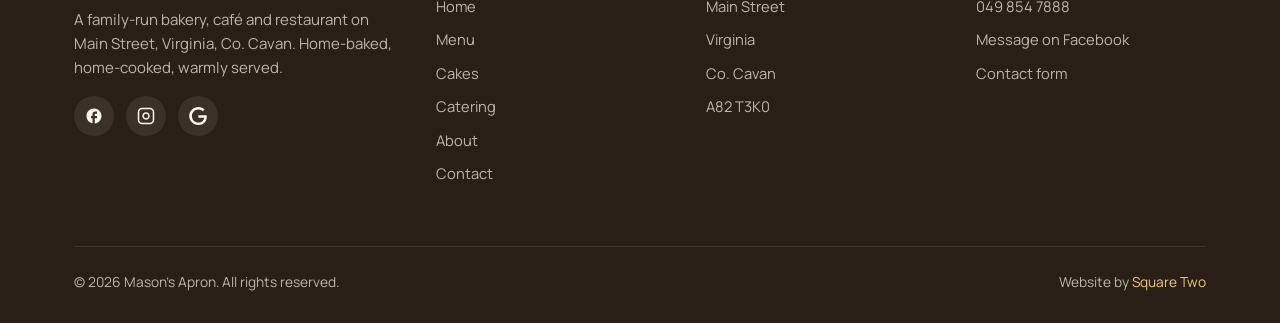
<file: cakes.html>
<!DOCTYPE html>
<html lang="en">
<head>
  <meta charset="UTF-8">
  <meta name="viewport" content="width=device-width, initial-scale=1.0">
  <title>Celebration Cakes | Mason's Apron, Virginia, Co. Cavan</title>
  <meta name="description" content="Celebration and birthday cakes baked to order at Mason's Apron, Virginia. Sponge cakes, flavoured cakes, Black Forest and drip cakes in a range of sizes. Order with a few days' notice.">
  <meta name="robots" content="index, follow">
  <link rel="canonical" href="https://www.themasonsapron.ie/cakes.html">

  <meta property="og:title" content="Celebration Cakes | Mason's Apron">
  <meta property="og:description" content="Sponge, flavoured, Black Forest and drip cakes baked to order in Virginia, Co. Cavan.">
  <meta property="og:url" content="https://www.themasonsapron.ie/cakes.html">
  <meta property="og:type" content="website">
  <meta property="og:image" content="https://www.themasonsapron.ie/images/pastries.jpg">

  <meta name="twitter:card" content="summary_large_image">
  <meta name="twitter:title" content="Celebration Cakes | Mason's Apron">
  <meta name="twitter:description" content="Cakes baked to order in Virginia, Co. Cavan.">

  <link rel="preconnect" href="https://fonts.googleapis.com">
  <link rel="preconnect" href="https://fonts.gstatic.com" crossorigin>
  <link href="https://fonts.googleapis.com/css2?family=Fraunces:opsz,wght@9..144,400;9..144,500;9..144,600;9..144,700&family=Manrope:wght@400;500;600;700&display=swap" rel="stylesheet">
  <link rel="stylesheet" href="/styles.css">

  <style>
    /* Cake price tables — scoped, built from existing brand tokens */
    .cake-table-wrap { overflow-x: auto; margin-top: 10px; }
    .cake-table {
      width: 100%;
      border-collapse: collapse;
      background: var(--cream);
      border: 1px solid var(--line);
      border-radius: var(--r-md);
      overflow: hidden;
      font-family: 'Manrope', sans-serif;
    }
    .cake-table th, .cake-table td {
      padding: 15px 20px;
      text-align: left;
      border-bottom: 1px solid var(--line);
    }
    .cake-table thead th {
      background: var(--cream-2);
      font-weight: 700;
      color: var(--ink);
      font-size: 0.95rem;
    }
    .cake-table td.size {
      font-weight: 600;
      color: var(--ink);
    }
    .cake-table td.price {
      font-weight: 700;
      color: var(--rust);
      white-space: nowrap;
    }
    .cake-table th.price { text-align: right; }
    .cake-table td.price { text-align: right; }
    .cake-table tbody tr:last-child td { border-bottom: none; }
    .cake-table tbody tr:hover { background: var(--cream-2); }
    .flavour-chips { display: flex; flex-wrap: wrap; gap: 10px; margin: 6px 0 26px; }
    .flavour-chip {
      background: var(--cream-2);
      border: 1px solid var(--line);
      color: var(--ink);
      padding: 8px 16px;
      border-radius: 999px;
      font-family: 'Manrope', sans-serif;
      font-weight: 600;
      font-size: 0.92rem;
    }
    .cake-note {
      font-family: 'Manrope', sans-serif;
      color: var(--ink-soft);
      font-size: 0.95rem;
      margin-top: 16px;
    }
    .cake-subhead {
      font-family: 'Manrope', sans-serif;
      font-weight: 700;
      color: var(--rust);
      text-transform: uppercase;
      letter-spacing: 0.04em;
      font-size: 0.8rem;
      margin-bottom: 10px;
    }
    @media (max-width: 600px) {
      .cake-table th, .cake-table td { padding: 12px 14px; font-size: 0.9rem; }
    }
  </style>
</head>
<body>

  <nav class="nav" id="nav">
    <div class="nav-inner">
      <a href="/" class="logo">
        <span class="logo-mark">M</span>
        Mason's Apron
      </a>
      <ul class="nav-links" id="navLinks">
        <li><a href="/">Home</a></li>
        <li><a href="/menu.html">Menu</a></li>
        <li><a href="/cakes.html" class="active">Cakes</a></li>
        <li><a href="/catering.html">Catering</a></li>
        <li><a href="/about.html">About</a></li>
        <li><a href="/contact.html">Contact</a></li>
        <li><a href="tel:+353498547888" class="btn btn-primary nav-cta">Call 049 854 7888</a></li>
      </ul>
      <button class="hamburger" id="hamburger" aria-label="Menu">
        <span></span><span></span><span></span>
      </button>
    </div>
  </nav>

  <!-- ===== PAGE HEADER ===== -->
  <section class="page-hero">
    <div class="container">
      <div class="page-hero-inner" data-reveal>
        <span class="eyebrow">Celebration Cakes</span>
        <h1>Cakes for the <span class="italic">big occasions.</span></h1>
        <p class="lead">Birthdays, christenings, communions or just because. Every cake is baked to order in our own kitchen. Give us a few days' notice and tell us what you have in mind.</p>
        <p class="page-note">All prices in euro. Cakes are made to order, so please order ahead. To book, ring us or send a message.</p>
      </div>
    </div>
  </section>

  <!-- ===== NAV PILLS ===== -->
  <section class="menu-nav">
    <div class="container">
      <div class="pill-row" data-reveal>
        <a href="#sponges" class="pill">Sponge Cakes</a>
        <a href="#flavoured" class="pill">Flavoured Cakes</a>
        <a href="#blackforest" class="pill">Black Forest</a>
        <a href="#drip" class="pill">Drip Cakes</a>
      </div>
    </div>
  </section>

  <!-- ===== SPONGE CAKES ===== -->
  <section class="menu-section" id="sponges">
    <div class="container">
      <div class="menu-section-head" data-reveal>
        <img class="menu-photo" src="/images/cake-sponge.jpg" alt="Victoria sponge with cream and strawberries at Mason's Apron" loading="lazy">
        <h2>Sponge Cakes</h2>
        <p>Light, fresh sponge with a filling of your choice. Pick your size, then jam &amp; cream or fresh fruit &amp; ganache.</p>
      </div>

      <div class="menu-list" data-reveal>
        <div class="cake-table-wrap">
          <table class="cake-table">
            <thead>
              <tr>
                <th>Size</th>
                <th class="price">Jam &amp; Cream</th>
                <th class="price">Fresh Fruit &amp; Ganache</th>
              </tr>
            </thead>
            <tbody>
              <tr><td class="size">8" Round</td><td class="price">€25</td><td class="price">€30</td></tr>
              <tr><td class="size">8" Square</td><td class="price">€35</td><td class="price">€40</td></tr>
              <tr><td class="size">10" Square</td><td class="price">€45</td><td class="price">€50</td></tr>
              <tr><td class="size">12" Square</td><td class="price">€65</td><td class="price">€75</td></tr>
              <tr><td class="size">14" Square</td><td class="price">€95</td><td class="price">€100</td></tr>
            </tbody>
          </table>
        </div>
        <p class="cake-note">Add an edible image (photo, logo or message printed on top) for €5.</p>
      </div>
    </div>
  </section>

  <!-- ===== FLAVOURED CAKES ===== -->
  <section class="menu-section alt" id="flavoured">
    <div class="container">
      <div class="menu-section-head" data-reveal>
        <img class="menu-photo" src="/images/cake-flavoured.jpg" alt="Flavoured layer cakes at Mason's Apron" loading="lazy">
        <h2>Flavoured Cakes</h2>
        <p>Our richer, fully flavoured cakes. Choose your flavour, then your size.</p>
      </div>

      <div class="menu-list" data-reveal>
        <div class="cake-subhead">Choose a flavour</div>
        <div class="flavour-chips">
          <span class="flavour-chip">Chocolate Fudge</span>
          <span class="flavour-chip">Red Velvet</span>
          <span class="flavour-chip">Carrot</span>
          <span class="flavour-chip">Lemon</span>
          <span class="flavour-chip">Coffee</span>
        </div>

        <div class="cake-subhead">Choose a size</div>
        <div class="cake-table-wrap">
          <table class="cake-table">
            <thead>
              <tr>
                <th>Size</th>
                <th class="price">Price</th>
              </tr>
            </thead>
            <tbody>
              <tr><td class="size">8" Round</td><td class="price">€40</td></tr>
              <tr><td class="size">8" Square</td><td class="price">€50</td></tr>
              <tr><td class="size">10" Square</td><td class="price">€65</td></tr>
              <tr><td class="size">12" Square</td><td class="price">€85</td></tr>
            </tbody>
          </table>
        </div>
      </div>
    </div>
  </section>

  <!-- ===== BLACK FOREST ===== -->
  <section class="menu-section" id="blackforest">
    <div class="container">
      <div class="menu-section-head" data-reveal>
        <img class="menu-photo" src="/images/cake-blackforest.jpg" alt="Chocolate Black Forest cake slice with cream and cherries at Mason's Apron" loading="lazy">
        <h2>Black Forest</h2>
        <p>A classic done properly. Chocolate sponge, cream and cherries, priced on its own.</p>
      </div>

      <div class="menu-list" data-reveal>
        <div class="cake-table-wrap">
          <table class="cake-table">
            <thead>
              <tr>
                <th>Size</th>
                <th class="price">Price</th>
              </tr>
            </thead>
            <tbody>
              <tr><td class="size">8" Round</td><td class="price">€35</td></tr>
              <tr><td class="size">8" Square</td><td class="price">€45</td></tr>
              <tr><td class="size">10" Square</td><td class="price">€55</td></tr>
              <tr><td class="size">12" Square</td><td class="price">€70</td></tr>
            </tbody>
          </table>
        </div>
      </div>
    </div>
  </section>

  <!-- ===== DRIP CAKES ===== -->
  <section class="menu-section alt" id="drip">
    <div class="container">
      <div class="menu-section-head" data-reveal>
        <img class="menu-photo" src="/images/cake-drip.jpg" alt="Tall layered celebration cake at Mason's Apron" loading="lazy">
        <h2>Drip Cakes</h2>
        <p>A showstopper for the big day, finished with a glossy drip and decoration.</p>
      </div>

      <div class="menu-list" data-reveal>
        <div class="cake-table-wrap">
          <table class="cake-table">
            <thead>
              <tr>
                <th>Size</th>
                <th class="price">Price</th>
              </tr>
            </thead>
            <tbody>
              <tr><td class="size">6" Drip</td><td class="price">€70</td></tr>
              <tr><td class="size">7" Drip</td><td class="price">€90</td></tr>
            </tbody>
          </table>
        </div>
      </div>
    </div>
  </section>

  <!-- ===== ORDER CTA ===== -->
  <section class="callout">
    <div class="container">
      <div class="callout-inner" data-reveal>
        <div>
          <h3>Ready to order a cake?</h3>
          <p>Tell us the occasion, the date, the flavour and any message for the top. A few days' notice is ideal. We'll sort the rest.</p>
        </div>
        <a href="tel:+353498547888" class="btn btn-rust">Call 049 854 7888</a>
      </div>
    </div>
  </section>

  <div id="footer-placeholder"></div>
  <div id="widgets-placeholder"></div>

  <script src="/script.js"></script>
</body>
</html>
</file>
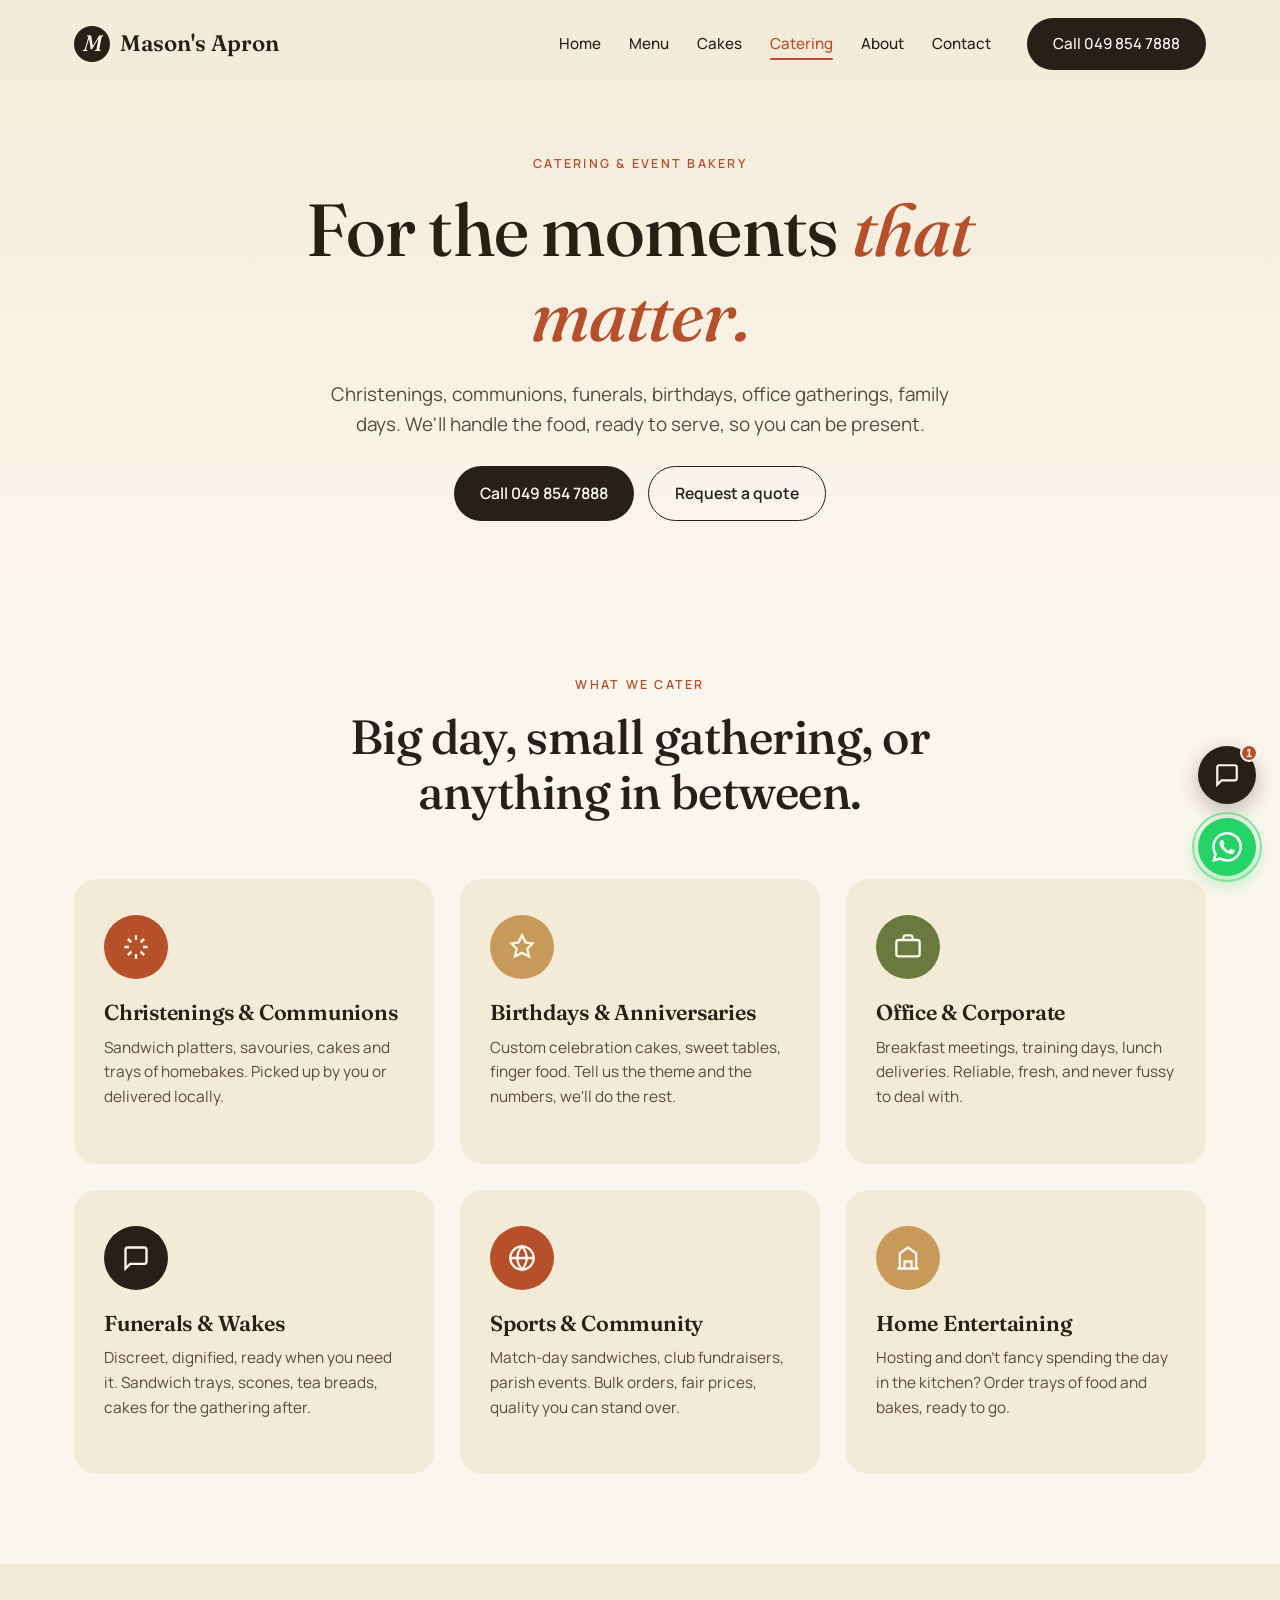
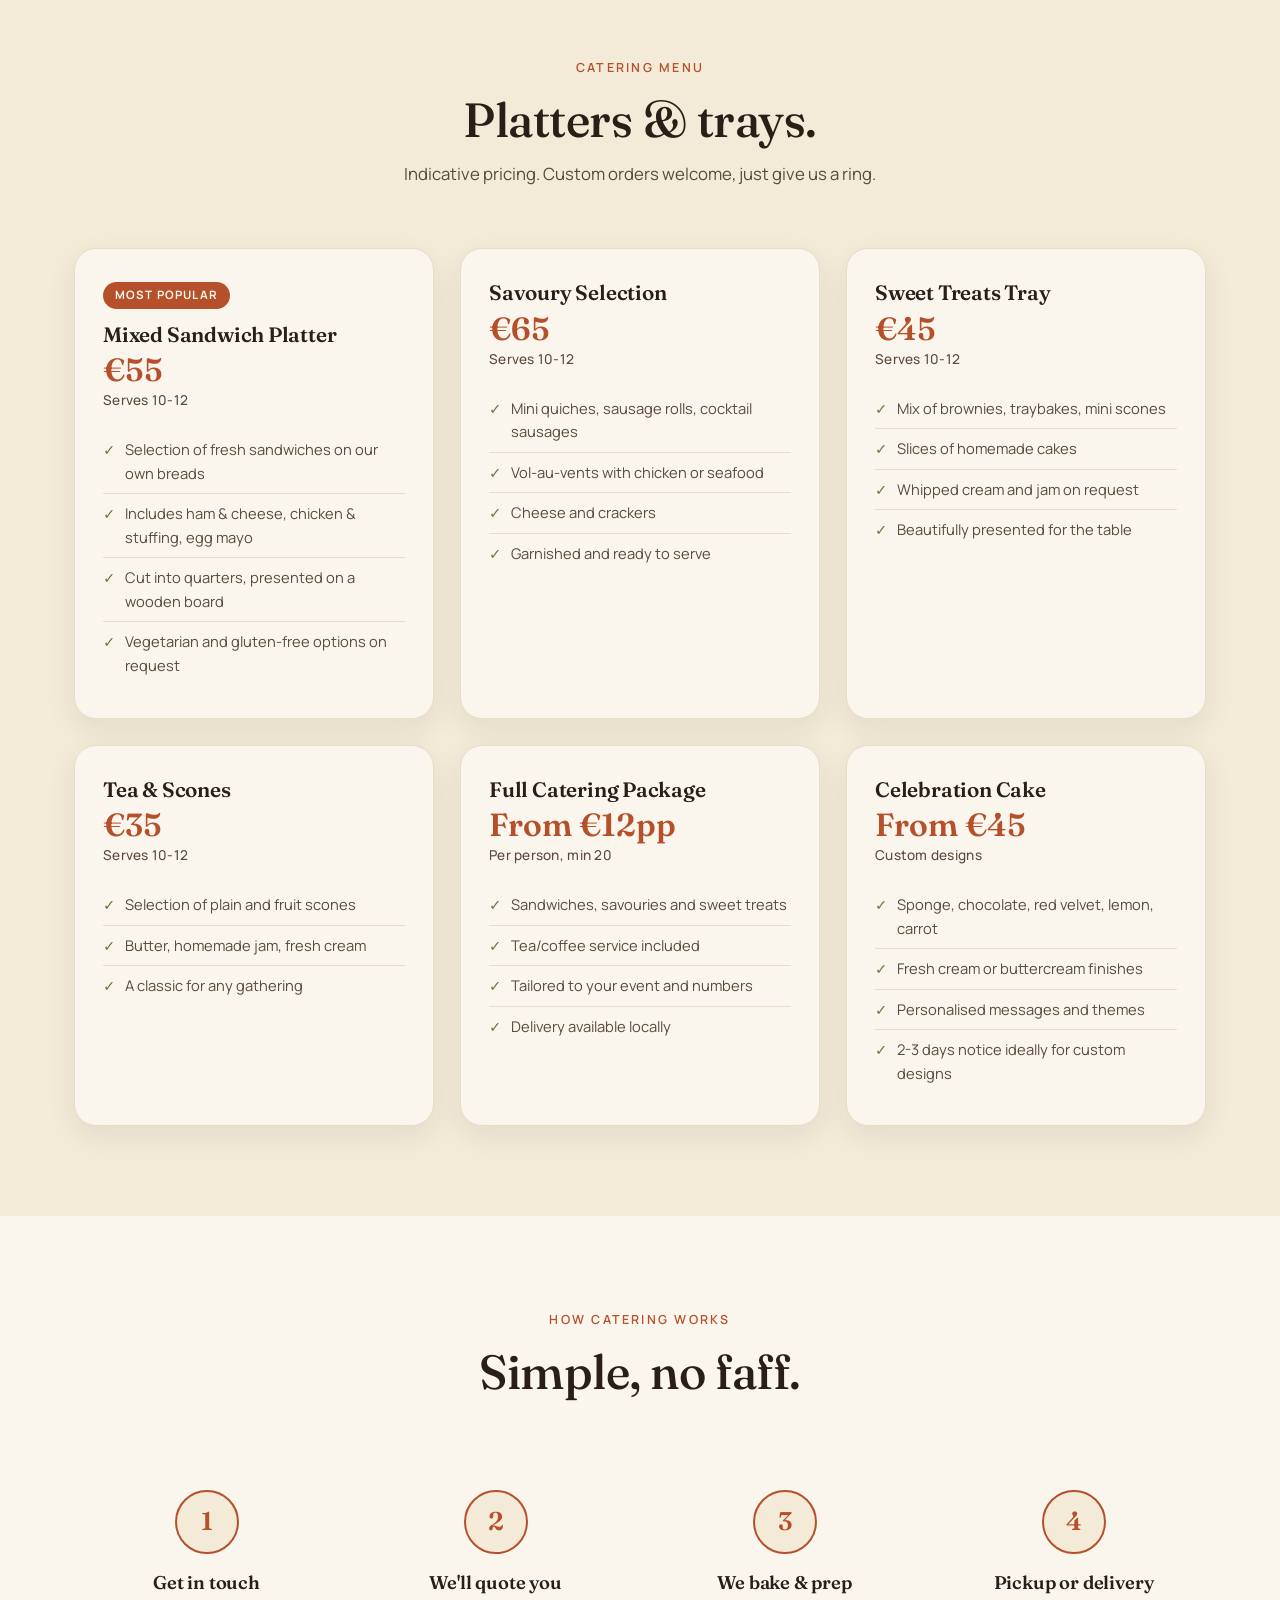
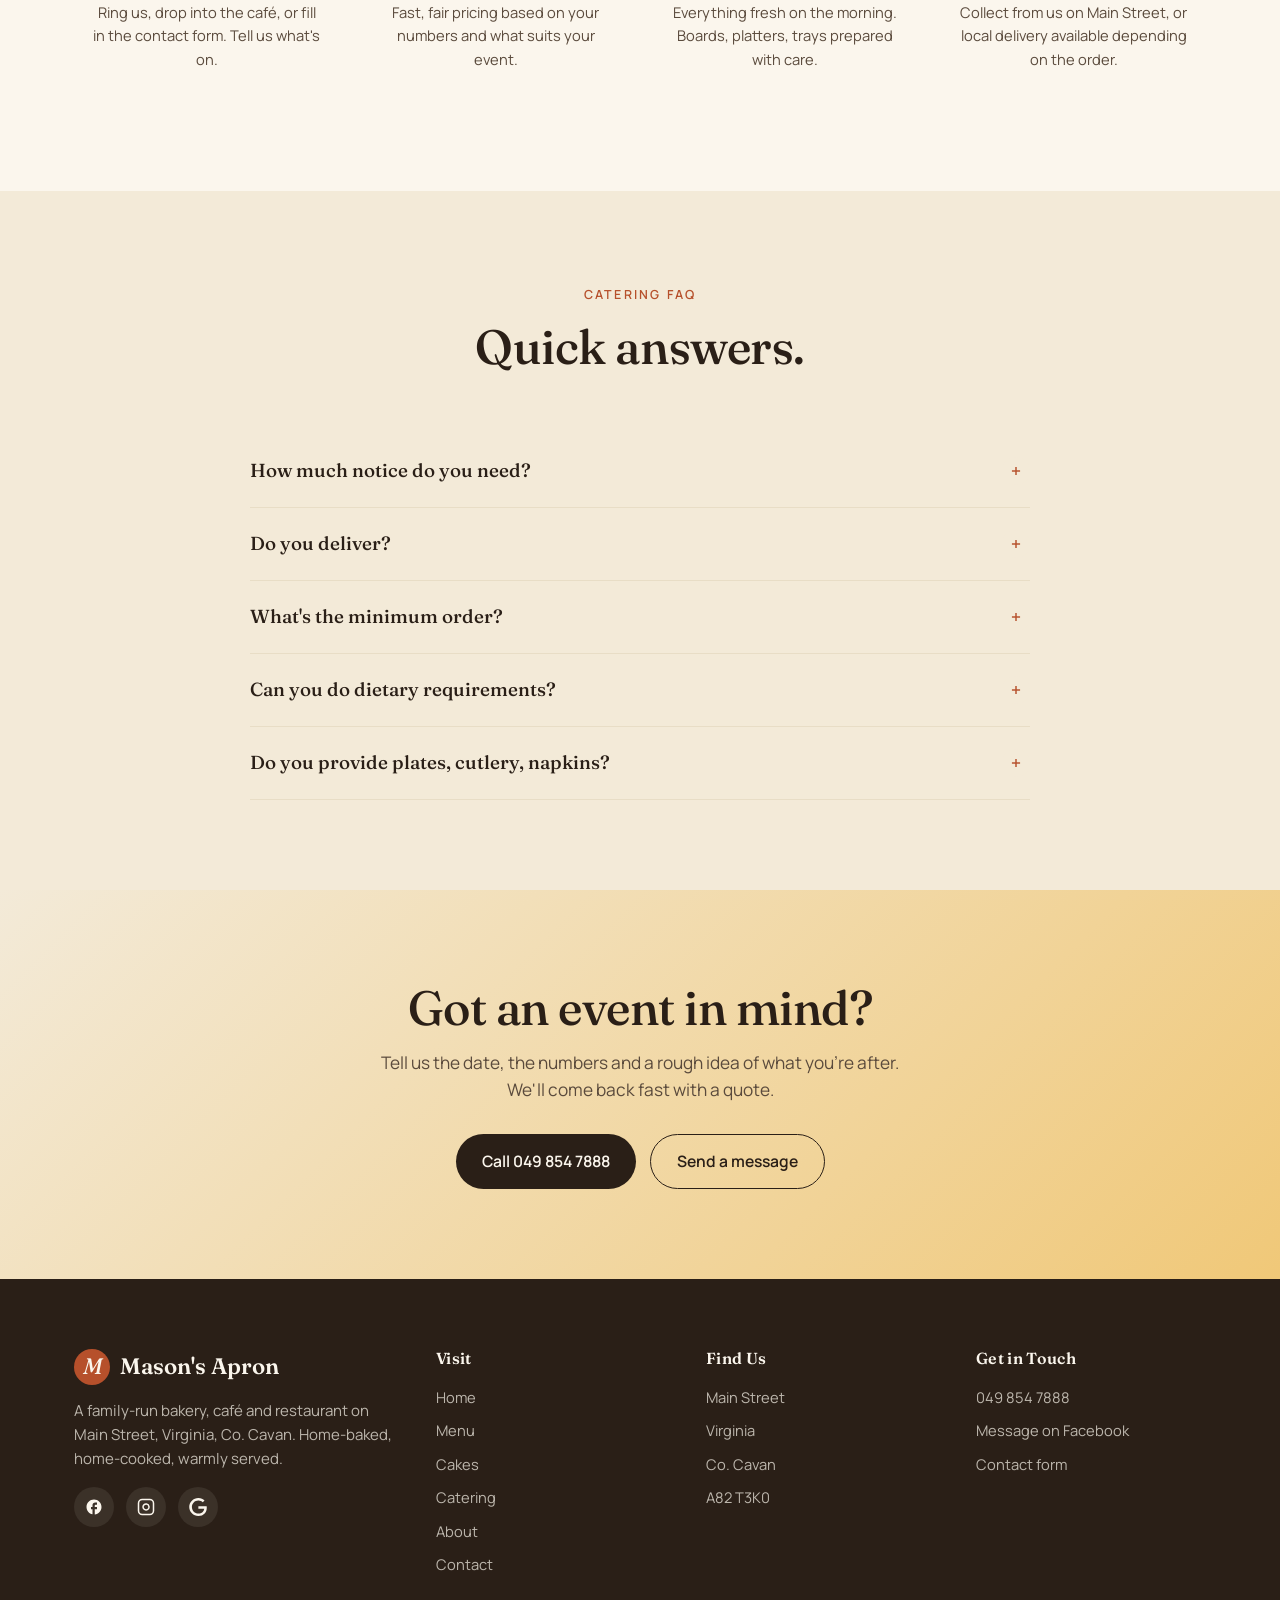
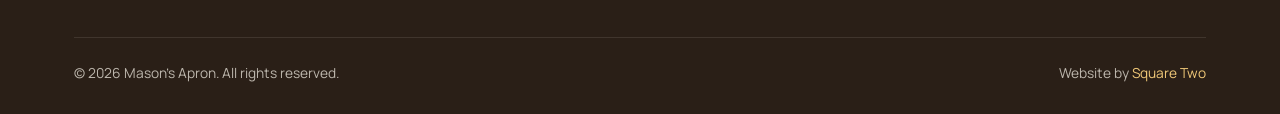
<file: catering.html>
<!DOCTYPE html>
<html lang="en">
<head>
  <meta charset="UTF-8">
  <meta name="viewport" content="width=device-width, initial-scale=1.0">
  <title>Catering &amp; Event Bakery | Mason's Apron, Virginia, Co. Cavan</title>
  <meta name="description" content="Catering, sandwich platters, cake orders, christenings, communions and event bakery from Mason's Apron, Virginia. Fresh, homemade, delivered ready to serve.">
  <meta name="robots" content="index, follow">
  <link rel="canonical" href="https://www.themasonsapron.ie/catering.html">

  <meta property="og:title" content="Catering &amp; Event Bakery | Mason's Apron">
  <meta property="og:description" content="Sandwich platters, cake orders and event catering from a trusted Cavan family bakery.">
  <meta property="og:url" content="https://www.themasonsapron.ie/catering.html">
  <meta property="og:type" content="website">

  <link rel="preconnect" href="https://fonts.googleapis.com">
  <link rel="preconnect" href="https://fonts.gstatic.com" crossorigin>
  <link href="https://fonts.googleapis.com/css2?family=Fraunces:opsz,wght@9..144,400;9..144,500;9..144,600;9..144,700&family=Manrope:wght@400;500;600;700&display=swap" rel="stylesheet">
  <link rel="stylesheet" href="/styles.css">
</head>
<body>

  <nav class="nav" id="nav">
    <div class="nav-inner">
      <a href="/" class="logo">
        <span class="logo-mark">M</span>
        Mason's Apron
      </a>
      <ul class="nav-links" id="navLinks">
        <li><a href="/">Home</a></li>
        <li><a href="/menu.html">Menu</a></li>
        <li><a href="/cakes.html">Cakes</a></li>
        <li><a href="/catering.html" class="active">Catering</a></li>
        <li><a href="/about.html">About</a></li>
        <li><a href="/contact.html">Contact</a></li>
        <li><a href="tel:+353498547888" class="btn btn-primary nav-cta">Call 049 854 7888</a></li>
      </ul>
      <button class="hamburger" id="hamburger" aria-label="Menu">
        <span></span><span></span><span></span>
      </button>
    </div>
  </nav>

  <!-- ===== PAGE HERO ===== -->
  <section class="page-hero">
    <div class="container">
      <div class="page-hero-inner" data-reveal>
        <span class="eyebrow">Catering &amp; Event Bakery</span>
        <h1>For the moments <span class="italic">that matter.</span></h1>
        <p class="lead">Christenings, communions, funerals, birthdays, office gatherings, family days. We'll handle the food, ready to serve, so you can be present.</p>
        <div class="hero-ctas">
          <a href="tel:+353498547888" class="btn btn-primary">Call 049 854 7888</a>
          <a href="/contact.html" class="btn btn-secondary">Request a quote</a>
        </div>
      </div>
    </div>
  </section>

  <!-- ===== WHAT WE CATER ===== -->
  <section>
    <div class="container">
      <div class="section-head" data-reveal>
        <span class="eyebrow">What We Cater</span>
        <h2>Big day, small gathering, or anything in between.</h2>
      </div>
      <div class="menu-grid">
        <div class="menu-card rust" data-reveal>
          <div class="visual">
            <svg viewBox="0 0 24 24" fill="none" stroke="currentColor" stroke-width="2"><path d="M12 2v4M12 18v4M2 12h4M18 12h4M5 5l3 3M16 16l3 3M5 19l3-3M16 8l3-3"/></svg>
          </div>
          <h3>Christenings &amp; Communions</h3>
          <p>Sandwich platters, savouries, cakes and trays of homebakes. Picked up by you or delivered locally.</p>
        </div>
        <div class="menu-card butter" data-reveal>
          <div class="visual">
            <svg viewBox="0 0 24 24" fill="none" stroke="currentColor" stroke-width="2"><path d="M12 2l3 6 6 1-4.5 4.5L18 20l-6-3-6 3 1.5-6.5L3 9l6-1z"/></svg>
          </div>
          <h3>Birthdays &amp; Anniversaries</h3>
          <p>Custom celebration cakes, sweet tables, finger food. Tell us the theme and the numbers, we'll do the rest.</p>
        </div>
        <div class="menu-card olive" data-reveal>
          <div class="visual">
            <svg viewBox="0 0 24 24" fill="none" stroke="currentColor" stroke-width="2"><rect x="2" y="6" width="20" height="14" rx="2"/><path d="M8 6V4a2 2 0 0 1 2-2h4a2 2 0 0 1 2 2v2"/></svg>
          </div>
          <h3>Office &amp; Corporate</h3>
          <p>Breakfast meetings, training days, lunch deliveries. Reliable, fresh, and never fussy to deal with.</p>
        </div>
        <div class="menu-card ink" data-reveal>
          <div class="visual">
            <svg viewBox="0 0 24 24" fill="none" stroke="currentColor" stroke-width="2"><path d="M21 15a2 2 0 0 1-2 2H7l-4 4V5a2 2 0 0 1 2-2h14a2 2 0 0 1 2 2z"/></svg>
          </div>
          <h3>Funerals &amp; Wakes</h3>
          <p>Discreet, dignified, ready when you need it. Sandwich trays, scones, tea breads, cakes for the gathering after.</p>
        </div>
        <div class="menu-card rust" data-reveal>
          <div class="visual">
            <svg viewBox="0 0 24 24" fill="none" stroke="currentColor" stroke-width="2"><circle cx="12" cy="12" r="10"/><path d="M2 12h20M12 2c2.5 3 4 6.5 4 10s-1.5 7-4 10c-2.5-3-4-6.5-4-10s1.5-7 4-10z"/></svg>
          </div>
          <h3>Sports &amp; Community</h3>
          <p>Match-day sandwiches, club fundraisers, parish events. Bulk orders, fair prices, quality you can stand over.</p>
        </div>
        <div class="menu-card butter" data-reveal>
          <div class="visual">
            <svg viewBox="0 0 24 24" fill="none" stroke="currentColor" stroke-width="2"><path d="M3 21h18M5 21V8l7-5 7 5v13"/><path d="M9 21v-6h6v6"/></svg>
          </div>
          <h3>Home Entertaining</h3>
          <p>Hosting and don't fancy spending the day in the kitchen? Order trays of food and bakes, ready to go.</p>
        </div>
      </div>
    </div>
  </section>

  <!-- ===== PLATTERS ===== -->
  <section class="reviews">
    <div class="container">
      <div class="section-head" data-reveal>
        <span class="eyebrow">Catering Menu</span>
        <h2>Platters &amp; trays.</h2>
        <p>Indicative pricing. Custom orders welcome, just give us a ring.</p>
      </div>
      <div class="platter-grid">
        <div class="platter" data-reveal>
          <div class="platter-tag">Most Popular</div>
          <h3>Mixed Sandwich Platter</h3>
          <div class="platter-price">€55</div>
          <p class="platter-meta">Serves 10-12</p>
          <ul class="platter-list">
            <li>Selection of fresh sandwiches on our own breads</li>
            <li>Includes ham &amp; cheese, chicken &amp; stuffing, egg mayo</li>
            <li>Cut into quarters, presented on a wooden board</li>
            <li>Vegetarian and gluten-free options on request</li>
          </ul>
        </div>
        <div class="platter" data-reveal>
          <h3>Savoury Selection</h3>
          <div class="platter-price">€65</div>
          <p class="platter-meta">Serves 10-12</p>
          <ul class="platter-list">
            <li>Mini quiches, sausage rolls, cocktail sausages</li>
            <li>Vol-au-vents with chicken or seafood</li>
            <li>Cheese and crackers</li>
            <li>Garnished and ready to serve</li>
          </ul>
        </div>
        <div class="platter" data-reveal>
          <h3>Sweet Treats Tray</h3>
          <div class="platter-price">€45</div>
          <p class="platter-meta">Serves 10-12</p>
          <ul class="platter-list">
            <li>Mix of brownies, traybakes, mini scones</li>
            <li>Slices of homemade cakes</li>
            <li>Whipped cream and jam on request</li>
            <li>Beautifully presented for the table</li>
          </ul>
        </div>
        <div class="platter" data-reveal>
          <h3>Tea &amp; Scones</h3>
          <div class="platter-price">€35</div>
          <p class="platter-meta">Serves 10-12</p>
          <ul class="platter-list">
            <li>Selection of plain and fruit scones</li>
            <li>Butter, homemade jam, fresh cream</li>
            <li>A classic for any gathering</li>
          </ul>
        </div>
        <div class="platter" data-reveal>
          <h3>Full Catering Package</h3>
          <div class="platter-price">From €12pp</div>
          <p class="platter-meta">Per person, min 20</p>
          <ul class="platter-list">
            <li>Sandwiches, savouries and sweet treats</li>
            <li>Tea/coffee service included</li>
            <li>Tailored to your event and numbers</li>
            <li>Delivery available locally</li>
          </ul>
        </div>
        <div class="platter" data-reveal>
          <h3>Celebration Cake</h3>
          <div class="platter-price">From €45</div>
          <p class="platter-meta">Custom designs</p>
          <ul class="platter-list">
            <li>Sponge, chocolate, red velvet, lemon, carrot</li>
            <li>Fresh cream or buttercream finishes</li>
            <li>Personalised messages and themes</li>
            <li>2-3 days notice ideally for custom designs</li>
          </ul>
        </div>
      </div>
    </div>
  </section>

  <!-- ===== HOW IT WORKS ===== -->
  <section>
    <div class="container">
      <div class="section-head" data-reveal>
        <span class="eyebrow">How Catering Works</span>
        <h2>Simple, no faff.</h2>
      </div>
      <div class="steps-grid">
        <div class="step" data-reveal>
          <div class="num-circle">1</div>
          <h4>Get in touch</h4>
          <p>Ring us, drop into the café, or fill in the contact form. Tell us what's on.</p>
        </div>
        <div class="step" data-reveal>
          <div class="num-circle">2</div>
          <h4>We'll quote you</h4>
          <p>Fast, fair pricing based on your numbers and what suits your event.</p>
        </div>
        <div class="step" data-reveal>
          <div class="num-circle">3</div>
          <h4>We bake &amp; prep</h4>
          <p>Everything fresh on the morning. Boards, platters, trays prepared with care.</p>
        </div>
        <div class="step" data-reveal>
          <div class="num-circle">4</div>
          <h4>Pickup or delivery</h4>
          <p>Collect from us on Main Street, or local delivery available depending on the order.</p>
        </div>
      </div>
    </div>
  </section>

  <!-- ===== FAQ ===== -->
  <section class="reviews" id="faq">
    <div class="container">
      <div class="section-head" data-reveal>
        <span class="eyebrow">Catering FAQ</span>
        <h2>Quick answers.</h2>
      </div>
      <div class="faq-list">
        <div class="faq-item" data-reveal>
          <button class="faq-q">How much notice do you need?
            <span class="plus"><svg viewBox="0 0 24 24" fill="none" stroke="currentColor" stroke-width="2.5" width="14" height="14"><line x1="12" y1="5" x2="12" y2="19"/><line x1="5" y1="12" x2="19" y2="12"/></svg></span>
          </button>
          <div class="faq-a"><p>For sandwich and bakery platters, 24-48 hours is grand. Custom celebration cakes, ideally 3-5 days. Larger functions, the more notice the better but we'll always try.</p></div>
        </div>
        <div class="faq-item" data-reveal>
          <button class="faq-q">Do you deliver?
            <span class="plus"><svg viewBox="0 0 24 24" fill="none" stroke="currentColor" stroke-width="2.5" width="14" height="14"><line x1="12" y1="5" x2="12" y2="19"/><line x1="5" y1="12" x2="19" y2="12"/></svg></span>
          </button>
          <div class="faq-a"><p>Yes, locally around Virginia and surrounding areas. Delivery fee depends on distance. Most customers also collect from the café, that's no problem either.</p></div>
        </div>
        <div class="faq-item" data-reveal>
          <button class="faq-q">What's the minimum order?
            <span class="plus"><svg viewBox="0 0 24 24" fill="none" stroke="currentColor" stroke-width="2.5" width="14" height="14"><line x1="12" y1="5" x2="12" y2="19"/><line x1="5" y1="12" x2="19" y2="12"/></svg></span>
          </button>
          <div class="faq-a"><p>Our standard platters serve 10-12 people. For full catering packages, the minimum is around 20 people. Smaller orders, just ask, we'll usually be able to help.</p></div>
        </div>
        <div class="faq-item" data-reveal>
          <button class="faq-q">Can you do dietary requirements?
            <span class="plus"><svg viewBox="0 0 24 24" fill="none" stroke="currentColor" stroke-width="2.5" width="14" height="14"><line x1="12" y1="5" x2="12" y2="19"/><line x1="5" y1="12" x2="19" y2="12"/></svg></span>
          </button>
          <div class="faq-a"><p>Yes. Gluten-free, vegan, vegetarian, dairy-free, nut allergies, all catered for. Just let us know when ordering and we'll plan around it.</p></div>
        </div>
        <div class="faq-item" data-reveal>
          <button class="faq-q">Do you provide plates, cutlery, napkins?
            <span class="plus"><svg viewBox="0 0 24 24" fill="none" stroke="currentColor" stroke-width="2.5" width="14" height="14"><line x1="12" y1="5" x2="12" y2="19"/><line x1="5" y1="12" x2="19" y2="12"/></svg></span>
          </button>
          <div class="faq-a"><p>Disposable plates, napkins and serving cutlery can be added for a small per-person charge. Or you can use your own, whichever you prefer.</p></div>
        </div>
      </div>
    </div>
  </section>

  <!-- ===== CTA BANNER ===== -->
  <section class="cta-banner">
    <div class="container">
      <div class="cta-inner" data-reveal>
        <h2>Got an event in mind?</h2>
        <p>Tell us the date, the numbers and a rough idea of what you're after. We'll come back fast with a quote.</p>
        <div class="hero-ctas" style="justify-content:center;">
          <a href="tel:+353498547888" class="btn btn-primary">Call 049 854 7888</a>
          <a href="/contact.html" class="btn btn-secondary">Send a message</a>
        </div>
      </div>
    </div>
  </section>

  <div id="footer-placeholder"></div>
  <div id="widgets-placeholder"></div>

  <script src="/script.js"></script>
</body>
</html>
                                                                    
</file>
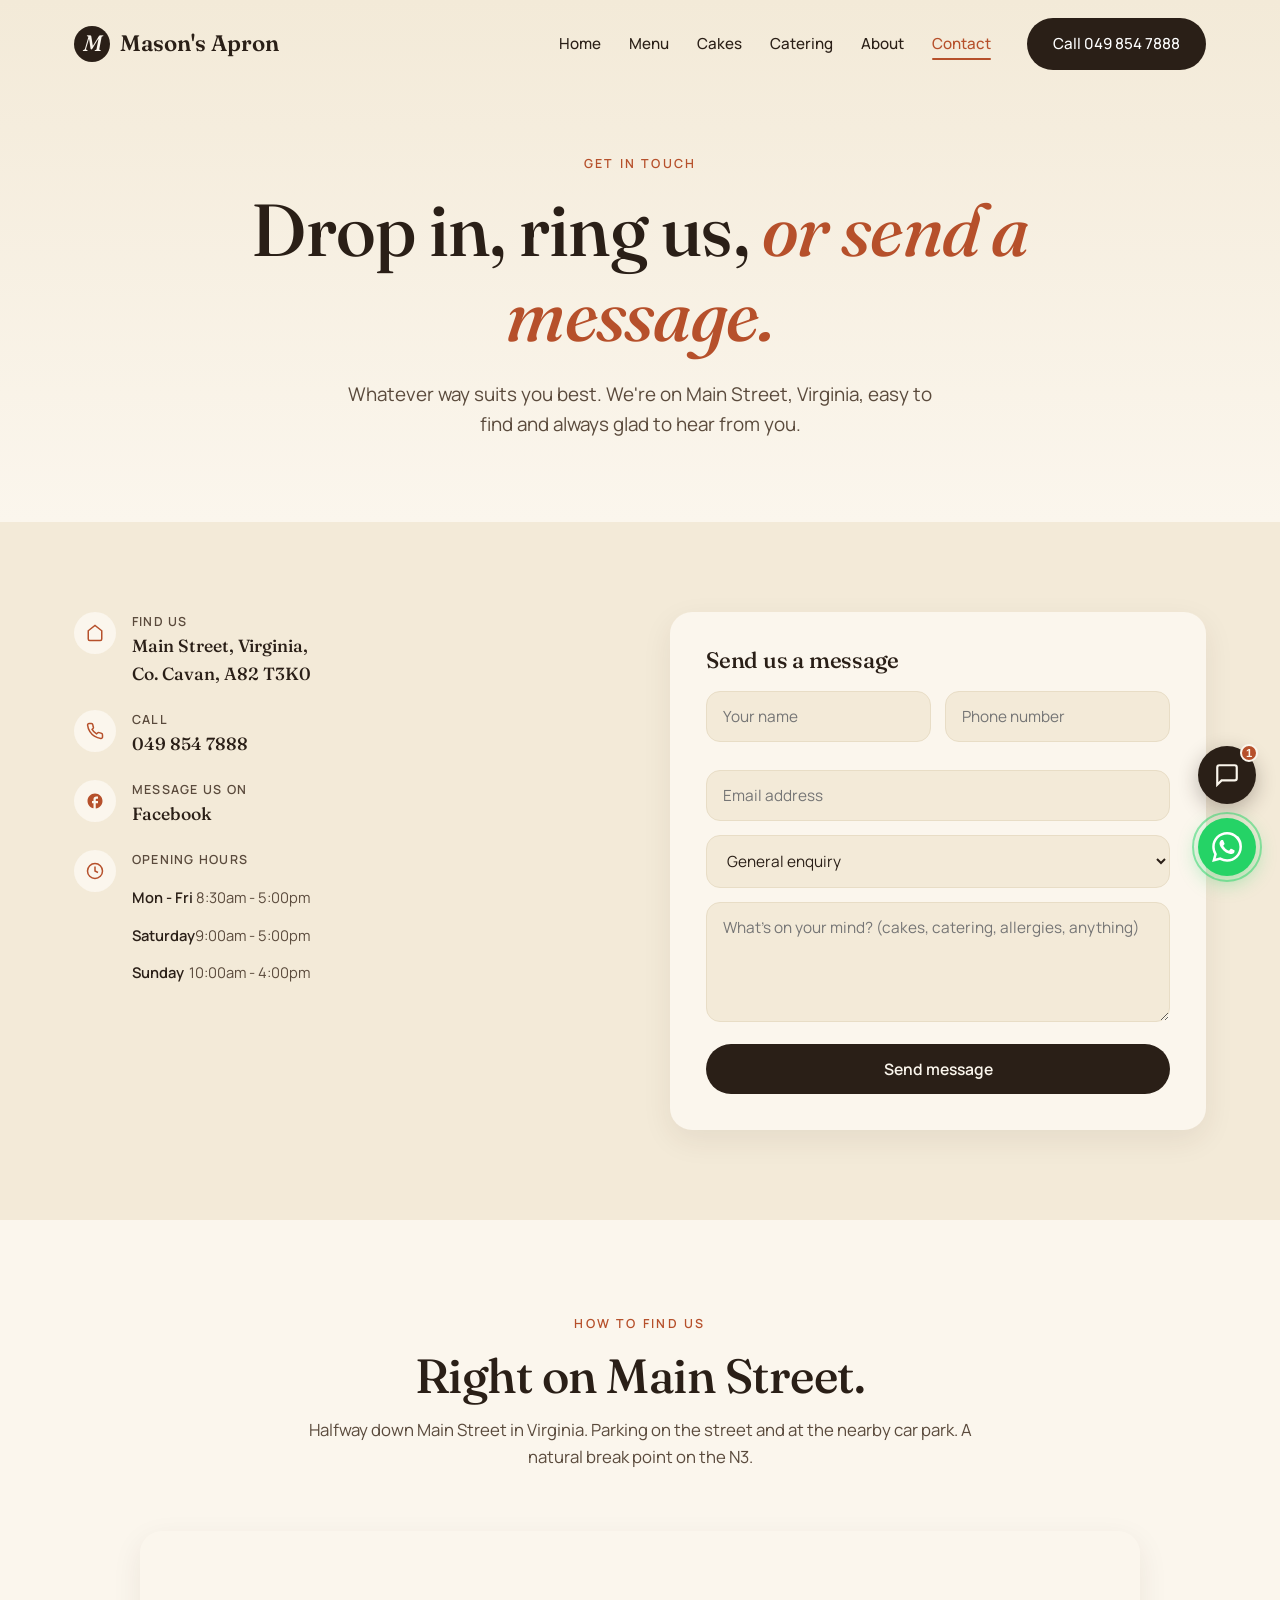
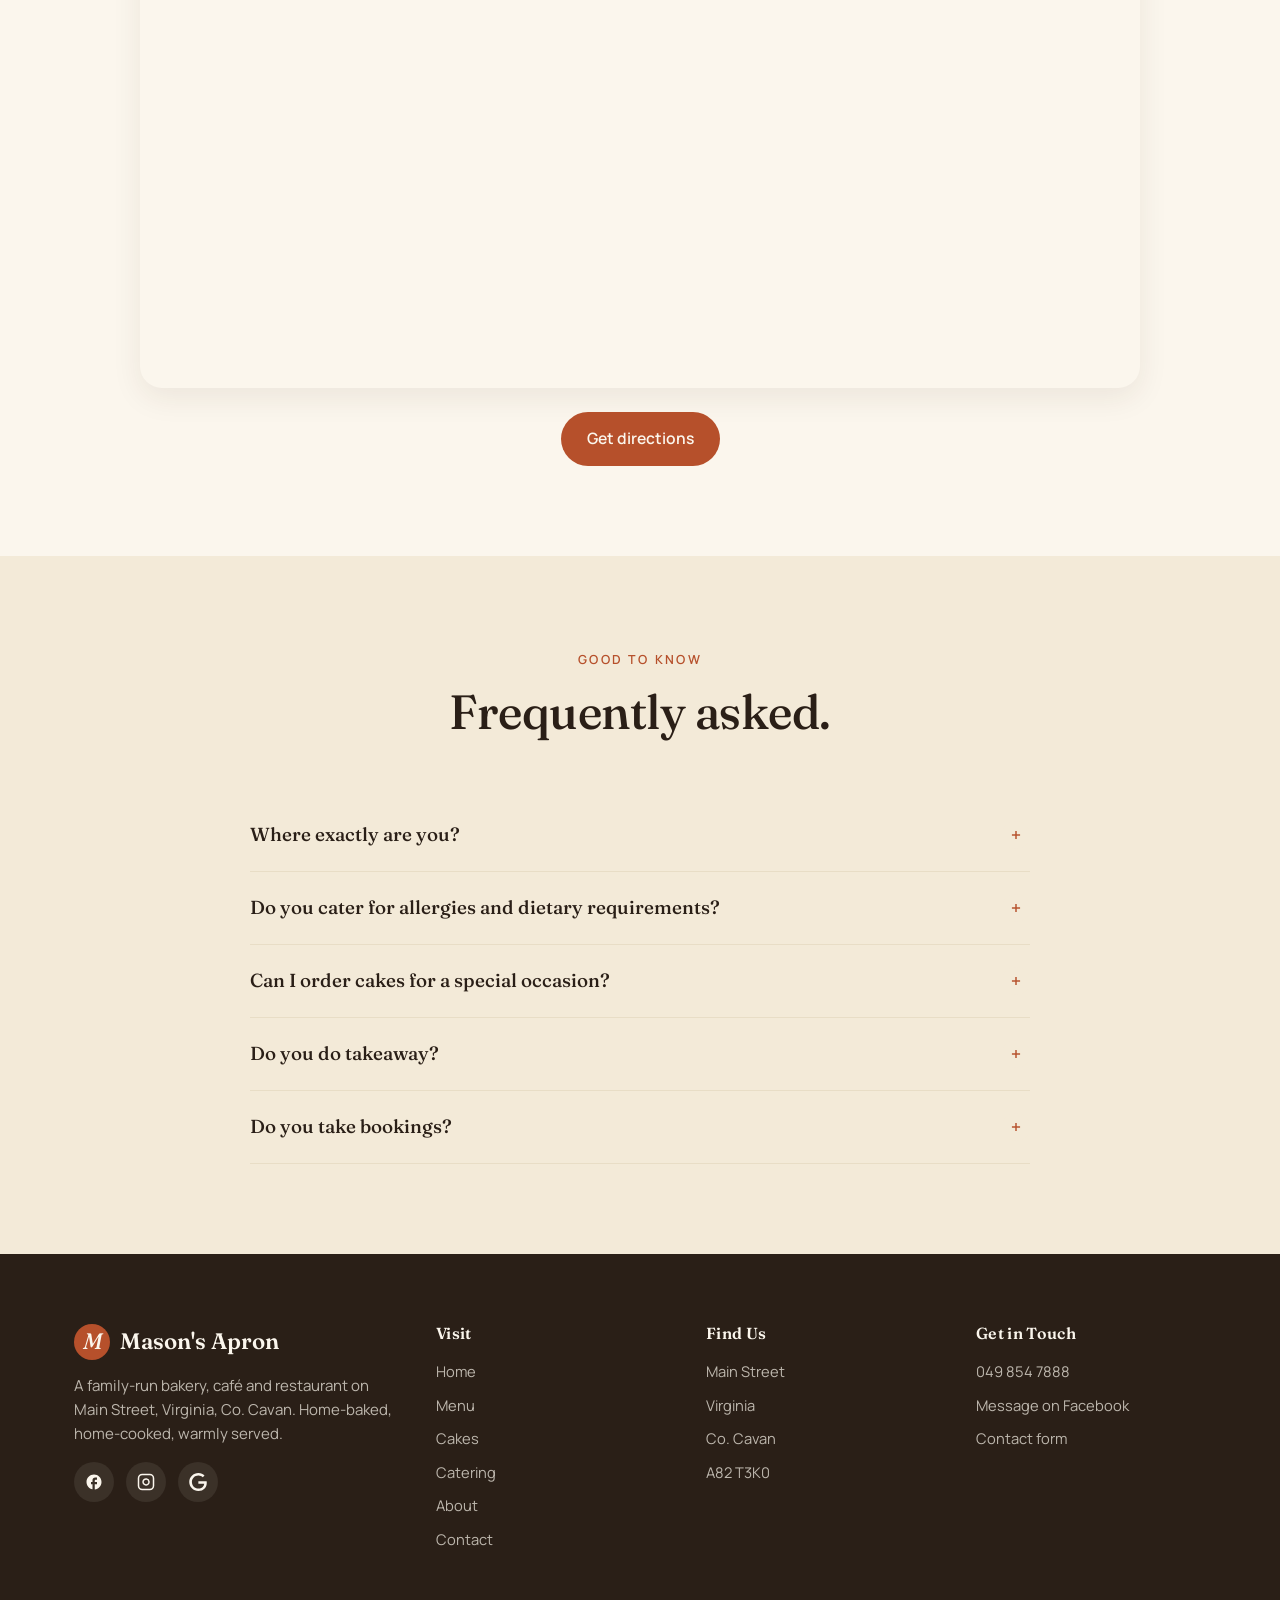
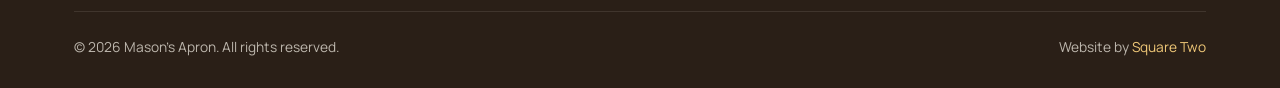
<file: contact.html>
<!DOCTYPE html>
<html lang="en">
<head>
  <meta charset="UTF-8">
  <meta name="viewport" content="width=device-width, initial-scale=1.0">
  <title>Contact &amp; Find Us | Mason's Apron, Virginia, Co. Cavan</title>
  <meta name="description" content="Find Mason's Apron on Main Street, Virginia, Co. Cavan, A82 T3K0. Opening hours, phone number, contact form and directions. Call 049 854 7888.">
  <meta name="robots" content="index, follow">
  <link rel="canonical" href="https://www.themasonsapron.ie/contact.html">

  <meta property="og:title" content="Contact Mason's Apron | Virginia, Co. Cavan">
  <meta property="og:description" content="Main Street, Virginia, Co. Cavan, A82 T3K0. Call 049 854 7888 or use the contact form.">
  <meta property="og:url" content="https://www.themasonsapron.ie/contact.html">
  <meta property="og:type" content="website">

  <link rel="preconnect" href="https://fonts.googleapis.com">
  <link rel="preconnect" href="https://fonts.gstatic.com" crossorigin>
  <link href="https://fonts.googleapis.com/css2?family=Fraunces:opsz,wght@9..144,400;9..144,500;9..144,600;9..144,700&family=Manrope:wght@400;500;600;700&display=swap" rel="stylesheet">
  <link rel="stylesheet" href="/styles.css">

  <script type="application/ld+json">
  {
    "@context": "https://schema.org",
    "@type": "FAQPage",
    "mainEntity": [
      {
        "@type": "Question",
        "name": "Where is Mason's Apron located?",
        "acceptedAnswer": {
          "@type": "Answer",
          "text": "We're on Main Street in Virginia, Co. Cavan, A82 T3K0. A handy stop on the N3 between Dublin and Cavan town."
        }
      },
      {
        "@type": "Question",
        "name": "Do you cater for allergies and dietary requirements?",
        "acceptedAnswer": {
          "@type": "Answer",
          "text": "Yes. Our team is well used to catering for allergies and dietary needs. Just let us know when you order and we'll guide you through the menu."
        }
      },
      {
        "@type": "Question",
        "name": "Can I order cakes for a special occasion?",
        "acceptedAnswer": {
          "@type": "Answer",
          "text": "Absolutely. We bake celebration cakes, birthday cakes and bespoke orders. Get in touch a few days in advance and we'll sort you out."
        }
      },
      {
        "@type": "Question",
        "name": "Do you do takeaway?",
        "acceptedAnswer": {
          "@type": "Answer",
          "text": "Yes. Our bakery counter has fresh breads, scones, cakes and treats to take home, and most of the menu is available to go."
        }
      },
      {
        "@type": "Question",
        "name": "Do you take bookings?",
        "acceptedAnswer": {
          "@type": "Answer",
          "text": "Walk-ins are welcome and most of the time you'll get sat straight away. For larger groups give us a ring on 049 854 7888 and we'll hold a table."
        }
      }
    ]
  }
  </script>
</head>
<body>

  <nav class="nav" id="nav">
    <div class="nav-inner">
      <a href="/" class="logo">
        <span class="logo-mark">M</span>
        Mason's Apron
      </a>
      <ul class="nav-links" id="navLinks">
        <li><a href="/">Home</a></li>
        <li><a href="/menu.html">Menu</a></li>
        <li><a href="/cakes.html">Cakes</a></li>
        <li><a href="/catering.html">Catering</a></li>
        <li><a href="/about.html">About</a></li>
        <li><a href="/contact.html" class="active">Contact</a></li>
        <li><a href="tel:+353498547888" class="btn btn-primary nav-cta">Call 049 854 7888</a></li>
      </ul>
      <button class="hamburger" id="hamburger" aria-label="Menu">
        <span></span><span></span><span></span>
      </button>
    </div>
  </nav>

  <!-- ===== PAGE HERO ===== -->
  <section class="page-hero">
    <div class="container">
      <div class="page-hero-inner" data-reveal>
        <span class="eyebrow">Get in Touch</span>
        <h1>Drop in, ring us, <span class="italic">or send a message.</span></h1>
        <p class="lead">Whatever way suits you best. We're on Main Street, Virginia, easy to find and always glad to hear from you.</p>
      </div>
    </div>
  </section>

  <!-- ===== CONTACT GRID ===== -->
  <section class="contact" id="contact">
    <div class="container">
      <div class="contact-grid">
        <div class="contact-info" data-reveal>
          <div class="contact-detail">
            <div class="ic">
              <svg viewBox="0 0 24 24" fill="none" stroke="currentColor" stroke-width="2"><path d="M3 9l9-7 9 7v11a2 2 0 0 1-2 2H5a2 2 0 0 1-2-2z"/></svg>
            </div>
            <div>
              <div class="label-sm">Find Us</div>
              <div class="val">Main Street, Virginia,<br>Co. Cavan, A82 T3K0</div>
            </div>
          </div>
          <div class="contact-detail">
            <div class="ic">
              <svg viewBox="0 0 24 24" fill="none" stroke="currentColor" stroke-width="2"><path d="M22 16.92v3a2 2 0 0 1-2.18 2 19.79 19.79 0 0 1-8.63-3.07 19.5 19.5 0 0 1-6-6 19.79 19.79 0 0 1-3.07-8.67A2 2 0 0 1 4.11 2h3a2 2 0 0 1 2 1.72 12.84 12.84 0 0 0 .7 2.81 2 2 0 0 1-.45 2.11L8.09 9.91a16 16 0 0 0 6 6l1.27-1.27a2 2 0 0 1 2.11-.45 12.84 12.84 0 0 0 2.81.7A2 2 0 0 1 22 16.92z"/></svg>
            </div>
            <div>
              <div class="label-sm">Call</div>
              <div class="val"><a href="tel:+353498547888">049 854 7888</a></div>
            </div>
          </div>
          <div class="contact-detail">
            <div class="ic">
              <svg viewBox="0 0 24 24" fill="currentColor"><path d="M22 12c0-5.52-4.48-10-10-10S2 6.48 2 12c0 4.84 3.44 8.87 8 9.8V15H8v-3h2V9.5C10 7.57 11.57 6 13.5 6H16v3h-2c-.55 0-1 .45-1 1v2h3v3h-3v6.95c5.05-.5 9-4.76 9-9.95z"/></svg>
            </div>
            <div>
              <div class="label-sm">Message us on</div>
              <div class="val"><a href="https://www.facebook.com/themasonsapron/" target="_blank" rel="noopener">Facebook</a></div>
            </div>
          </div>
          <div class="contact-detail">
            <div class="ic">
              <svg viewBox="0 0 24 24" fill="none" stroke="currentColor" stroke-width="2"><circle cx="12" cy="12" r="10"/><polyline points="12 6 12 12 16 14"/></svg>
            </div>
            <div>
              <div class="label-sm">Opening Hours</div>
              <!-- TODO: Confirm exact opening hours with the business -->
              <div class="hours-list">
                <div class="hours-row"><span>Mon - Fri</span><span>8:30am - 5:00pm</span></div>
                <div class="hours-row"><span>Saturday</span><span>9:00am - 5:00pm</span></div>
                <div class="hours-row"><span>Sunday</span><span>10:00am - 4:00pm</span></div>
              </div>
            </div>
          </div>
        </div>

        <!-- TODO: Replace [FORM-ID] with your Formspree form ID once created at formspree.io -->
        <form class="form" action="https://formspree.io/f/[FORM-ID]" method="POST" data-reveal>
          <h3 style="font-family:'Fraunces',serif; font-weight:500; font-size:1.4rem; margin-bottom:18px;">Send us a message</h3>
          <div class="form-row">
            <div class="form-field">
              <input type="text" name="name" placeholder="Your name" required>
            </div>
            <div class="form-field">
              <input type="tel" name="phone" placeholder="Phone number">
            </div>
          </div>
          <div class="form-field">
            <input type="email" name="email" placeholder="Email address" required>
          </div>
          <div class="form-field">
            <select name="enquiry_type" style="width:100%; padding:14px 16px; border:1px solid var(--line); border-radius:var(--r-md); font-family:inherit; font-size:0.96rem; color:var(--ink); background:var(--cream-2);">
              <option value="general">General enquiry</option>
              <option value="cake">Cake order</option>
              <option value="catering">Catering</option>
              <option value="booking">Group booking</option>
              <option value="feedback">Feedback</option>
            </select>
          </div>
          <div class="form-field">
            <textarea name="message" placeholder="What's on your mind? (cakes, catering, allergies, anything)" required></textarea>
          </div>
          <button type="submit" class="btn btn-primary">Send message</button>
        </form>
      </div>
    </div>
  </section>

  <!-- ===== MAP ===== -->
  <section>
    <div class="container">
      <div class="section-head" data-reveal>
        <span class="eyebrow">How to Find Us</span>
        <h2>Right on Main Street.</h2>
        <p>Halfway down Main Street in Virginia. Parking on the street and at the nearby car park. A natural break point on the N3.</p>
      </div>
      <div class="map-wrap" data-reveal>
        <!-- TODO: Replace iframe src with embedded Google Map for exact location if desired -->
        <iframe
          src="https://www.google.com/maps?q=Main+Street,+Virginia,+Co.+Cavan,+A82+T3K0&output=embed"
          width="100%" height="450" style="border:0; border-radius:var(--r-lg);" allowfullscreen="" loading="lazy" referrerpolicy="no-referrer-when-downgrade"></iframe>
      </div>
      <div style="text-align:center; margin-top:24px;" data-reveal>
        <a href="https://www.google.com/maps/dir/?api=1&destination=Main+Street,+Virginia,+Co.+Cavan,+A82+T3K0" target="_blank" rel="noopener" class="btn btn-rust">Get directions</a>
      </div>
    </div>
  </section>

  <!-- ===== FAQ ===== -->
  <section class="reviews" id="faq">
    <div class="container">
      <div class="section-head" data-reveal>
        <span class="eyebrow">Good to Know</span>
        <h2>Frequently asked.</h2>
      </div>
      <div class="faq-list">
        <div class="faq-item" data-reveal>
          <button class="faq-q">Where exactly are you?
            <span class="plus"><svg viewBox="0 0 24 24" fill="none" stroke="currentColor" stroke-width="2.5" width="14" height="14"><line x1="12" y1="5" x2="12" y2="19"/><line x1="5" y1="12" x2="19" y2="12"/></svg></span>
          </button>
          <div class="faq-a"><p>Main Street, Virginia, Co. Cavan, A82 T3K0. A handy stop on the N3 between Dublin and Cavan town. Plenty of parking on the street and nearby.</p></div>
        </div>
        <div class="faq-item" data-reveal>
          <button class="faq-q">Do you cater for allergies and dietary requirements?
            <span class="plus"><svg viewBox="0 0 24 24" fill="none" stroke="currentColor" stroke-width="2.5" width="14" height="14"><line x1="12" y1="5" x2="12" y2="19"/><line x1="5" y1="12" x2="19" y2="12"/></svg></span>
          </button>
          <div class="faq-a"><p>Yes. Our team is well used to catering for allergies and dietary needs. Just let us know when you order and we'll guide you through the menu.</p></div>
        </div>
        <div class="faq-item" data-reveal>
          <button class="faq-q">Can I order cakes for a special occasion?
            <span class="plus"><svg viewBox="0 0 24 24" fill="none" stroke="currentColor" stroke-width="2.5" width="14" height="14"><line x1="12" y1="5" x2="12" y2="19"/><line x1="5" y1="12" x2="19" y2="12"/></svg></span>
          </button>
          <div class="faq-a"><p>Absolutely. We bake celebration cakes, birthday cakes and bespoke orders. Get in touch a few days in advance and we'll sort you out.</p></div>
        </div>
        <div class="faq-item" data-reveal>
          <button class="faq-q">Do you do takeaway?
            <span class="plus"><svg viewBox="0 0 24 24" fill="none" stroke="currentColor" stroke-width="2.5" width="14" height="14"><line x1="12" y1="5" x2="12" y2="19"/><line x1="5" y1="12" x2="19" y2="12"/></svg></span>
          </button>
          <div class="faq-a"><p>Yes. Our bakery counter has fresh breads, scones, cakes and treats to take home, and most of the menu is available to go.</p></div>
        </div>
        <div class="faq-item" data-reveal>
          <button class="faq-q">Do you take bookings?
            <span class="plus"><svg viewBox="0 0 24 24" fill="none" stroke="currentColor" stroke-width="2.5" width="14" height="14"><line x1="12" y1="5" x2="12" y2="19"/><line x1="5" y1="12" x2="19" y2="12"/></svg></span>
          </button>
          <div class="faq-a"><p>Walk-ins are welcome and most of the time you'll get sat straight away. For larger groups give us a ring on 049 854 7888 and we'll hold a table.</p></div>
        </div>
      </div>
    </div>
  </section>

  <div id="footer-placeholder"></div>
  <div id="widgets-placeholder"></div>

  <script src="/script.js"></script>
</body>
</html>
</file>
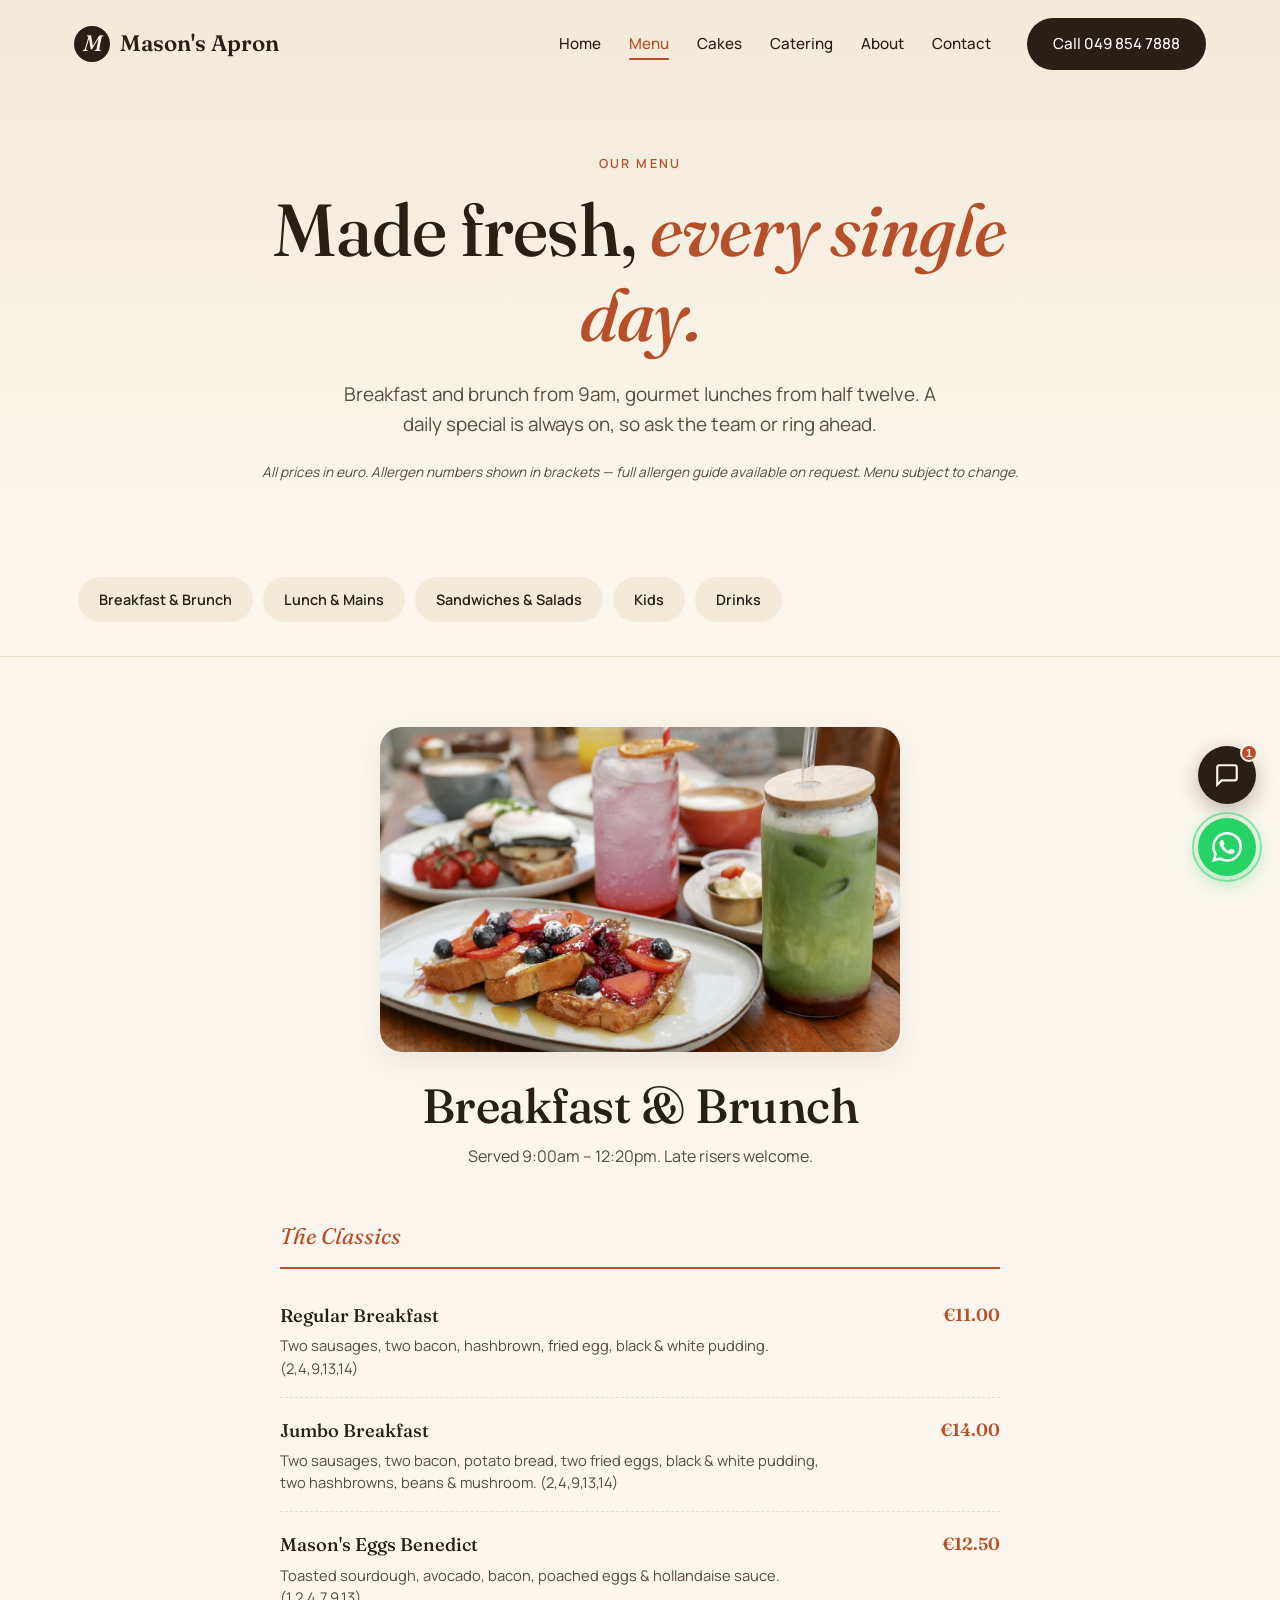
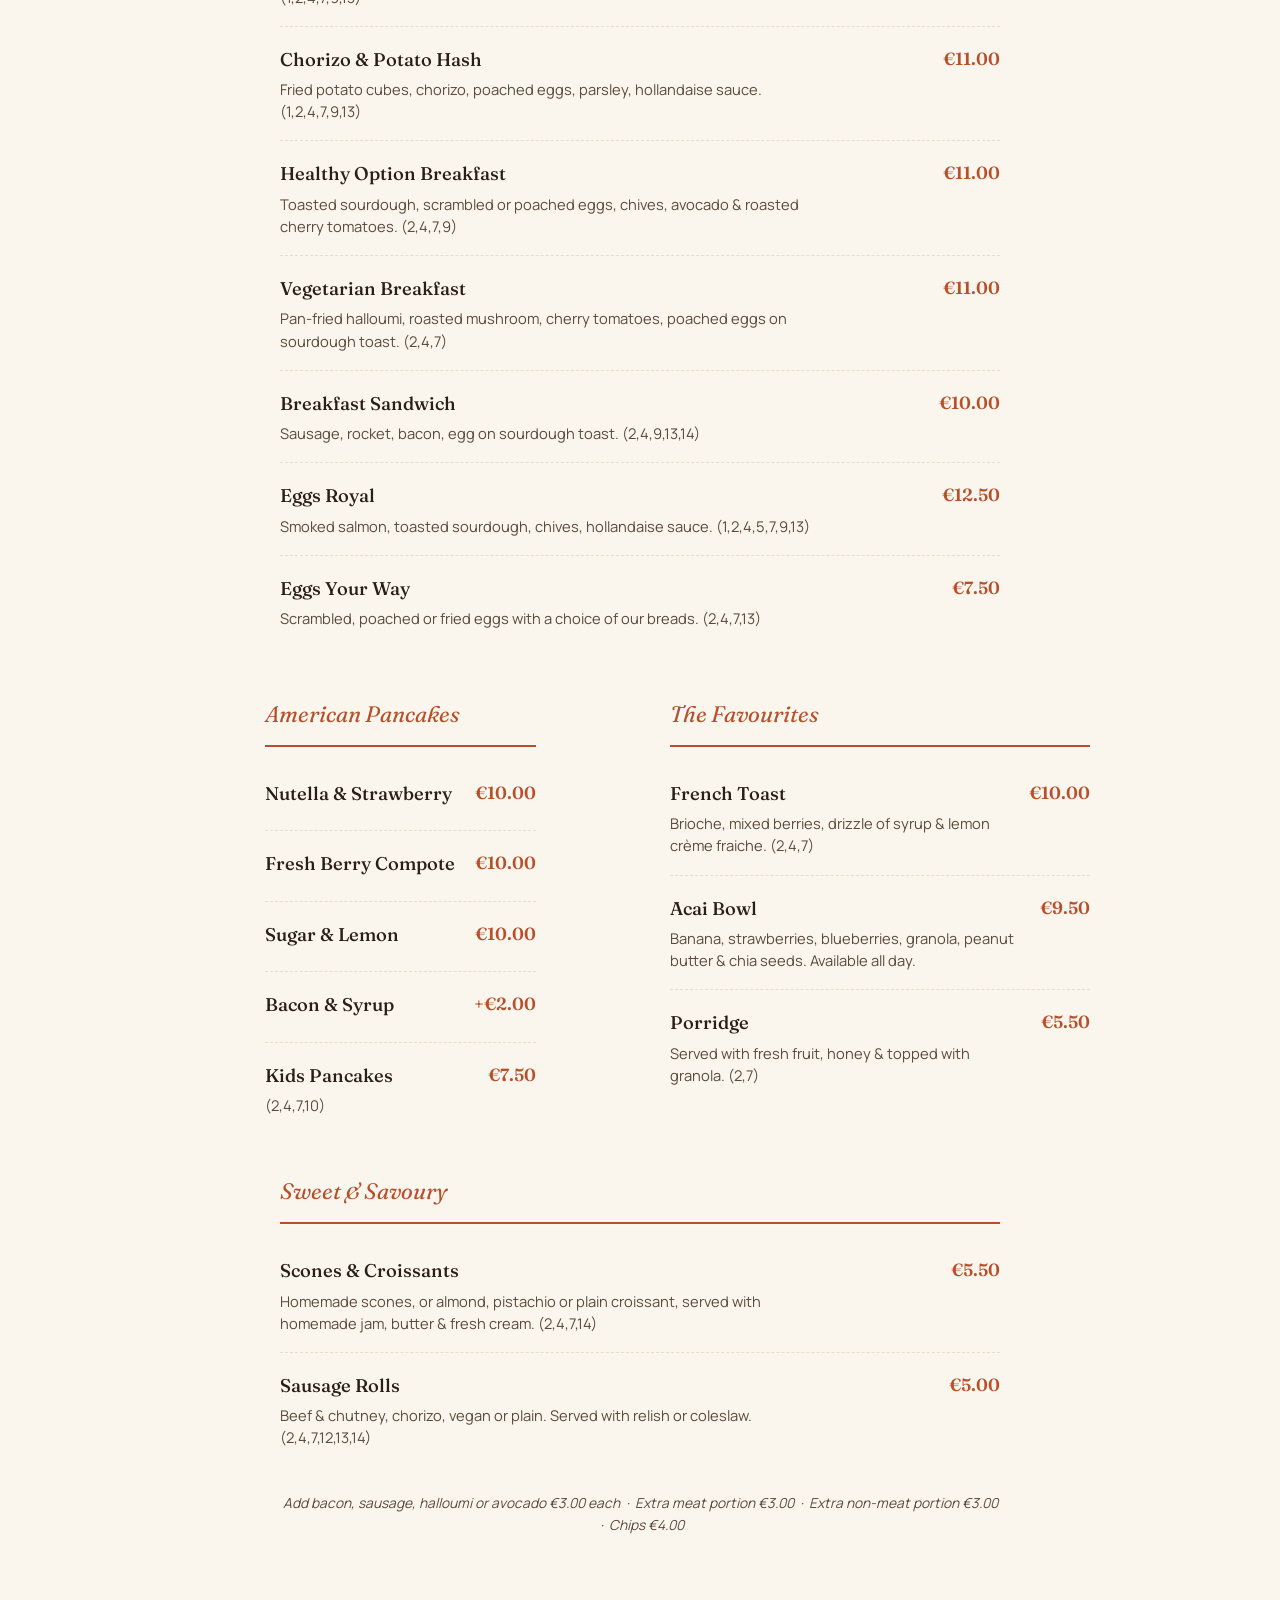
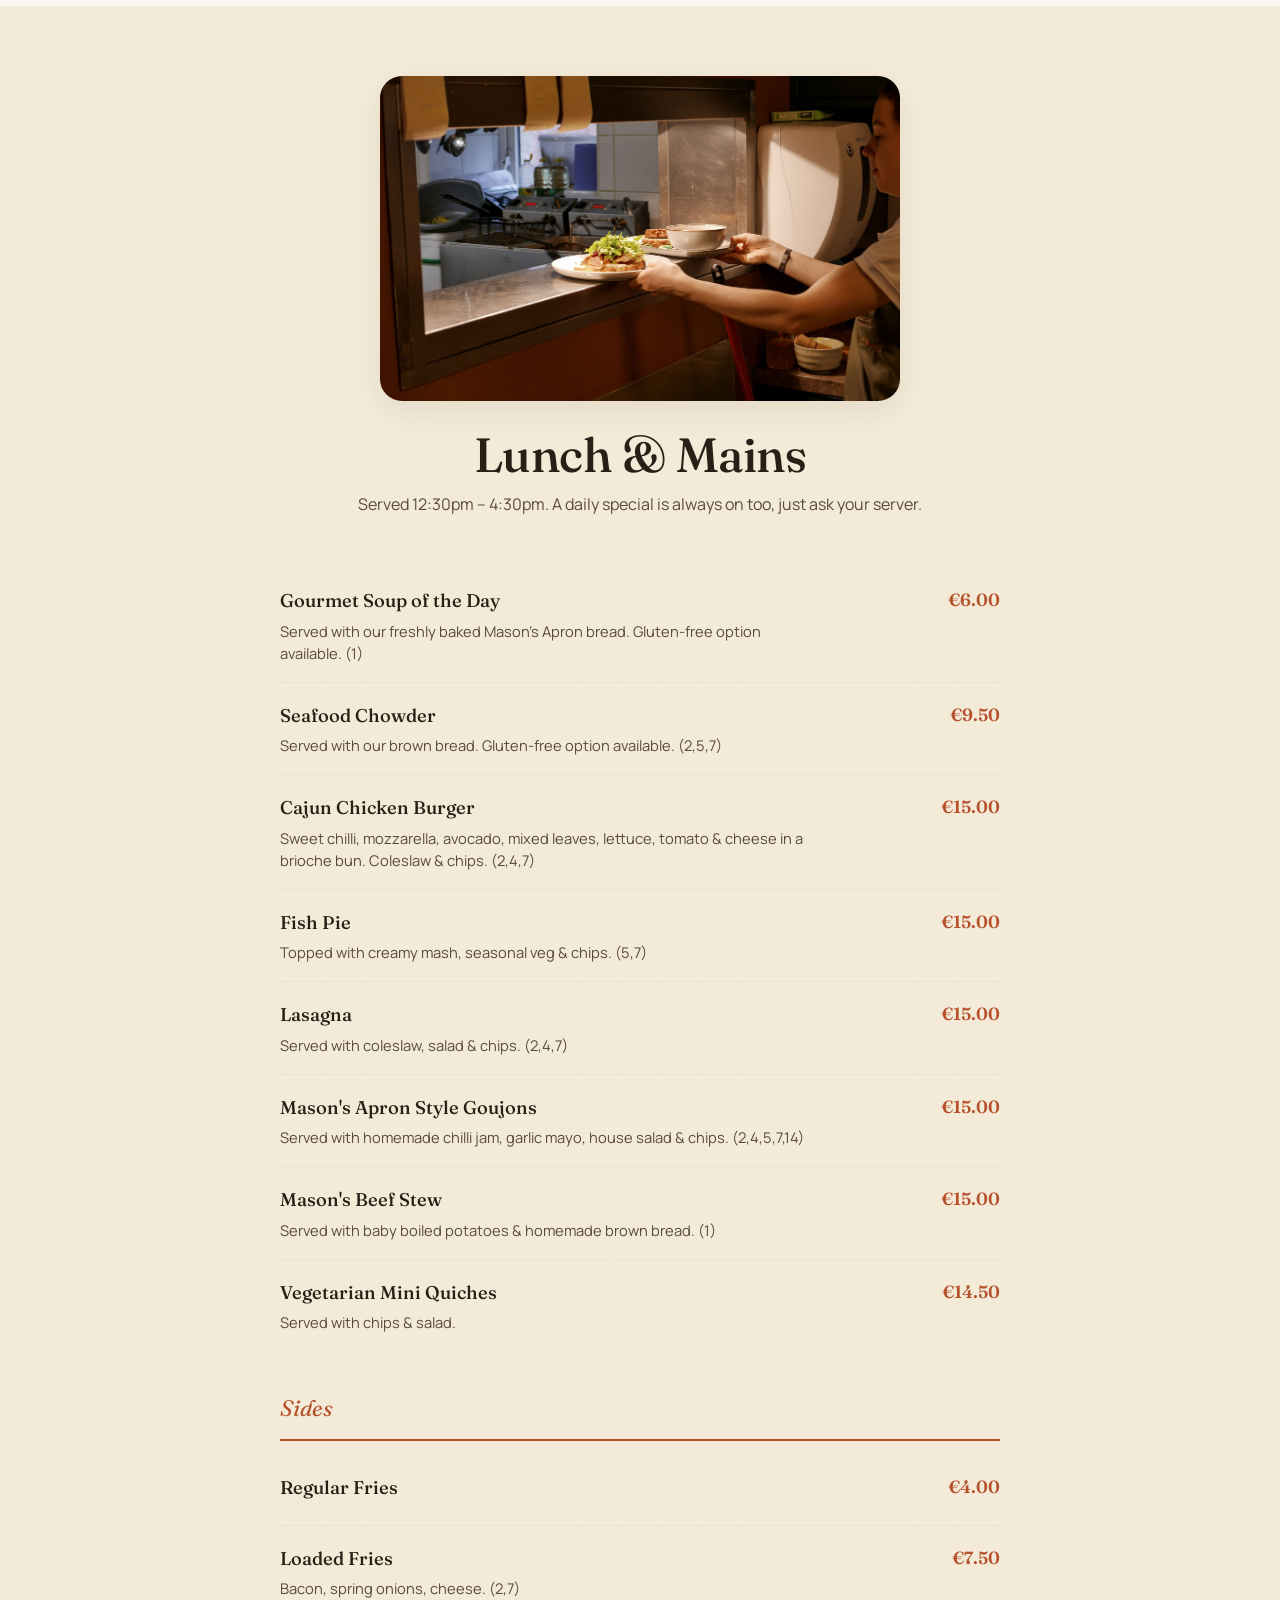
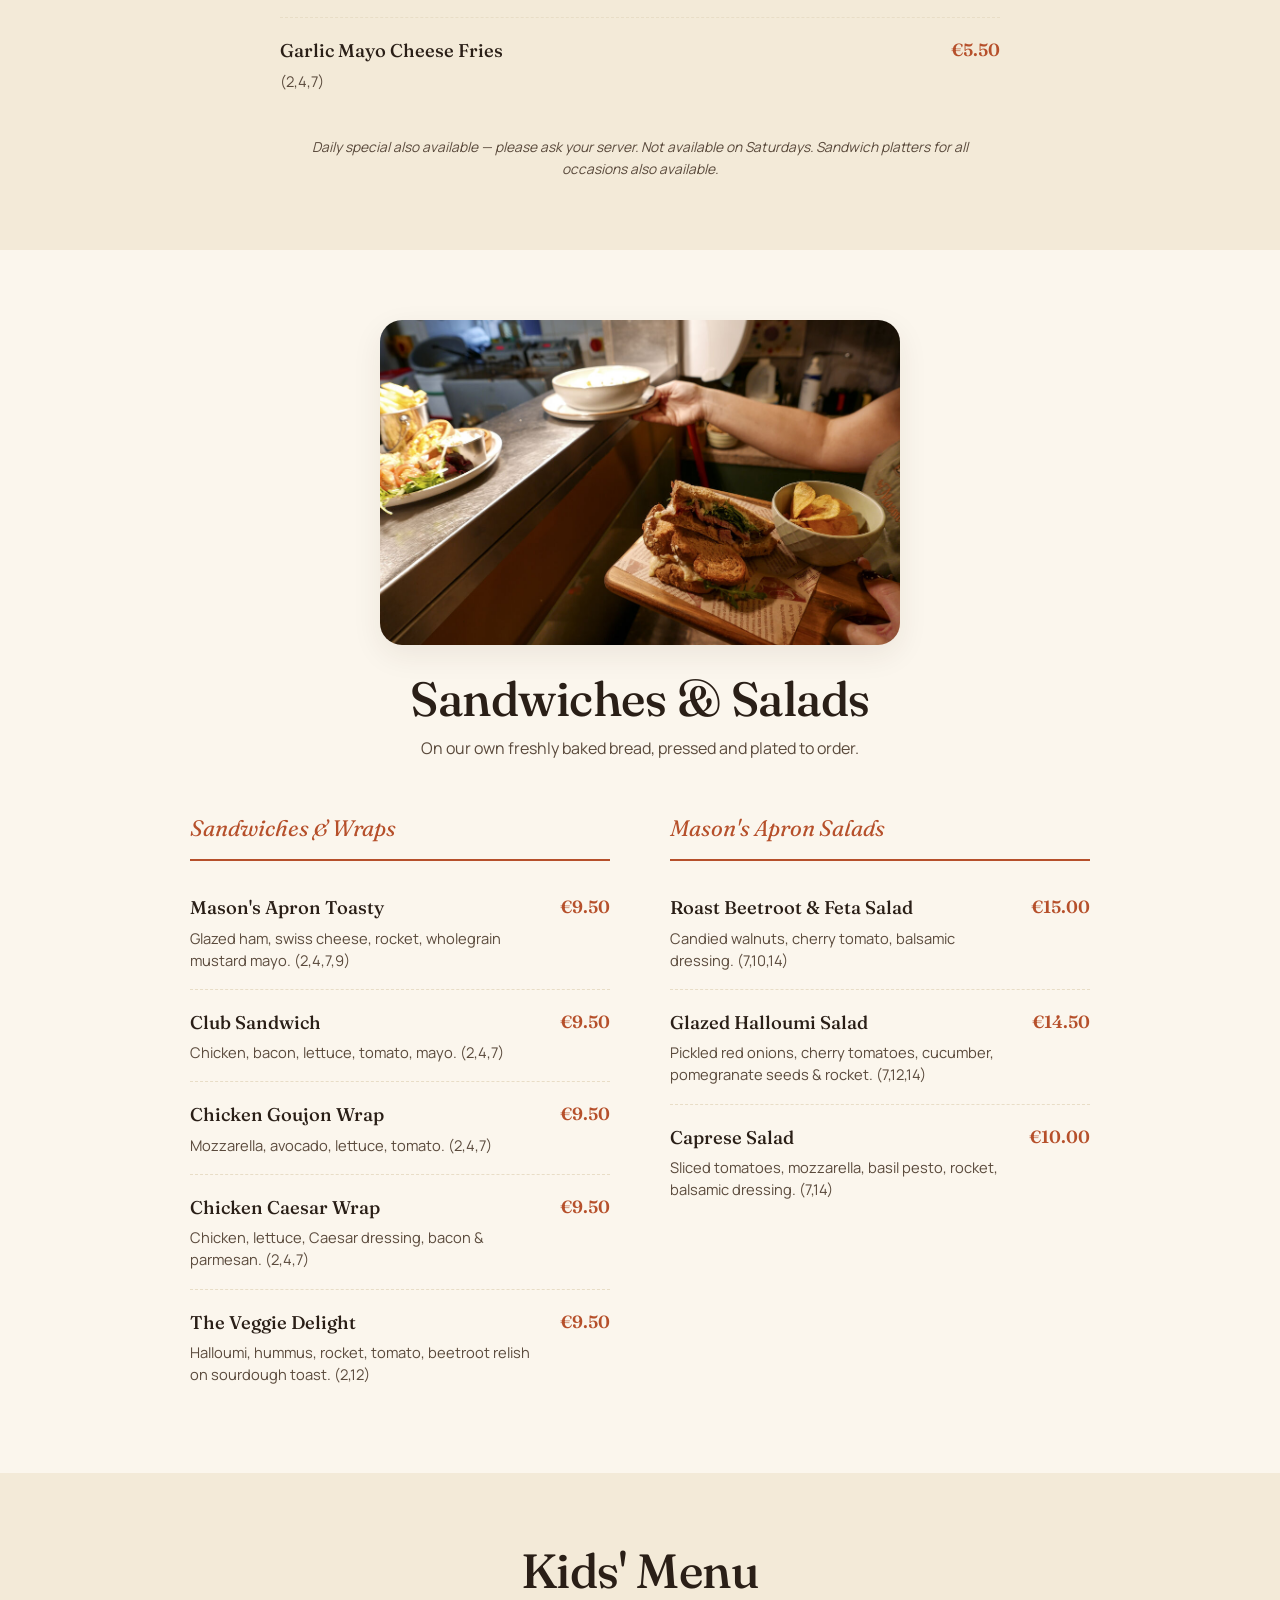
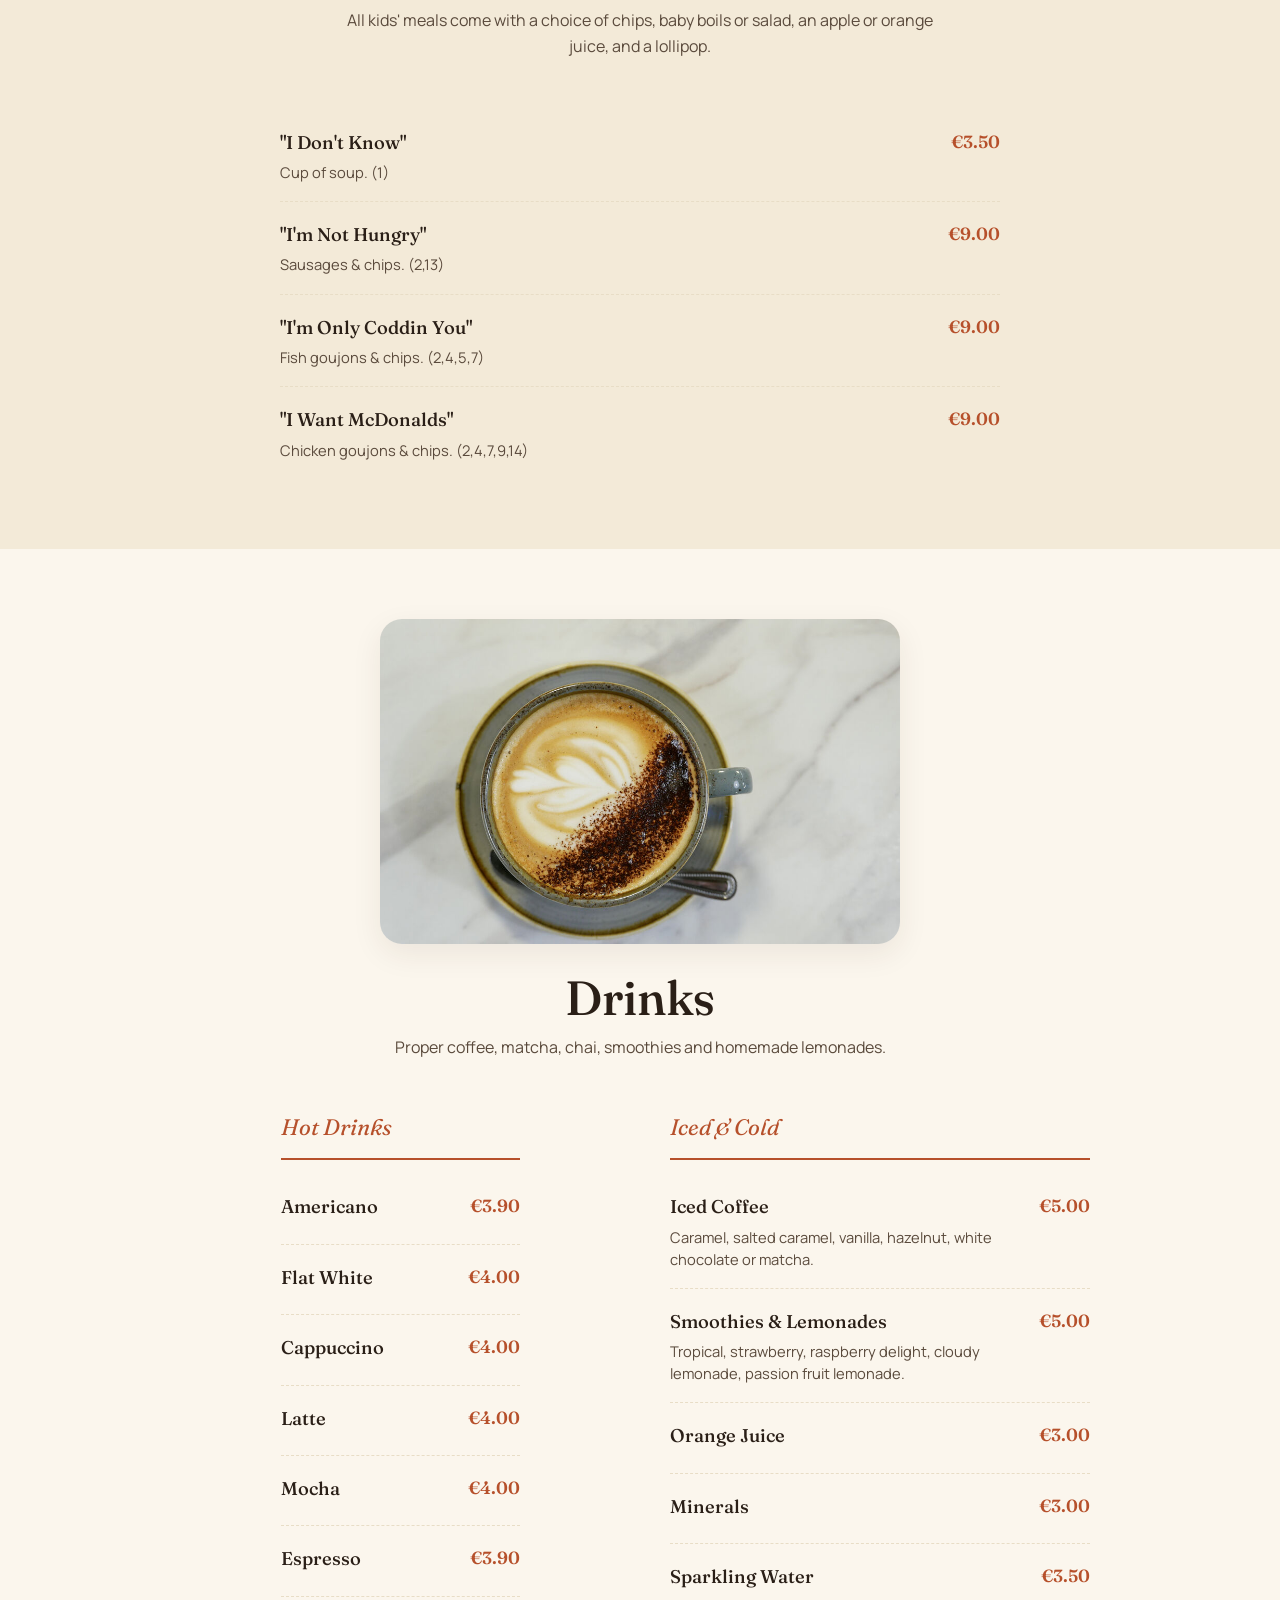
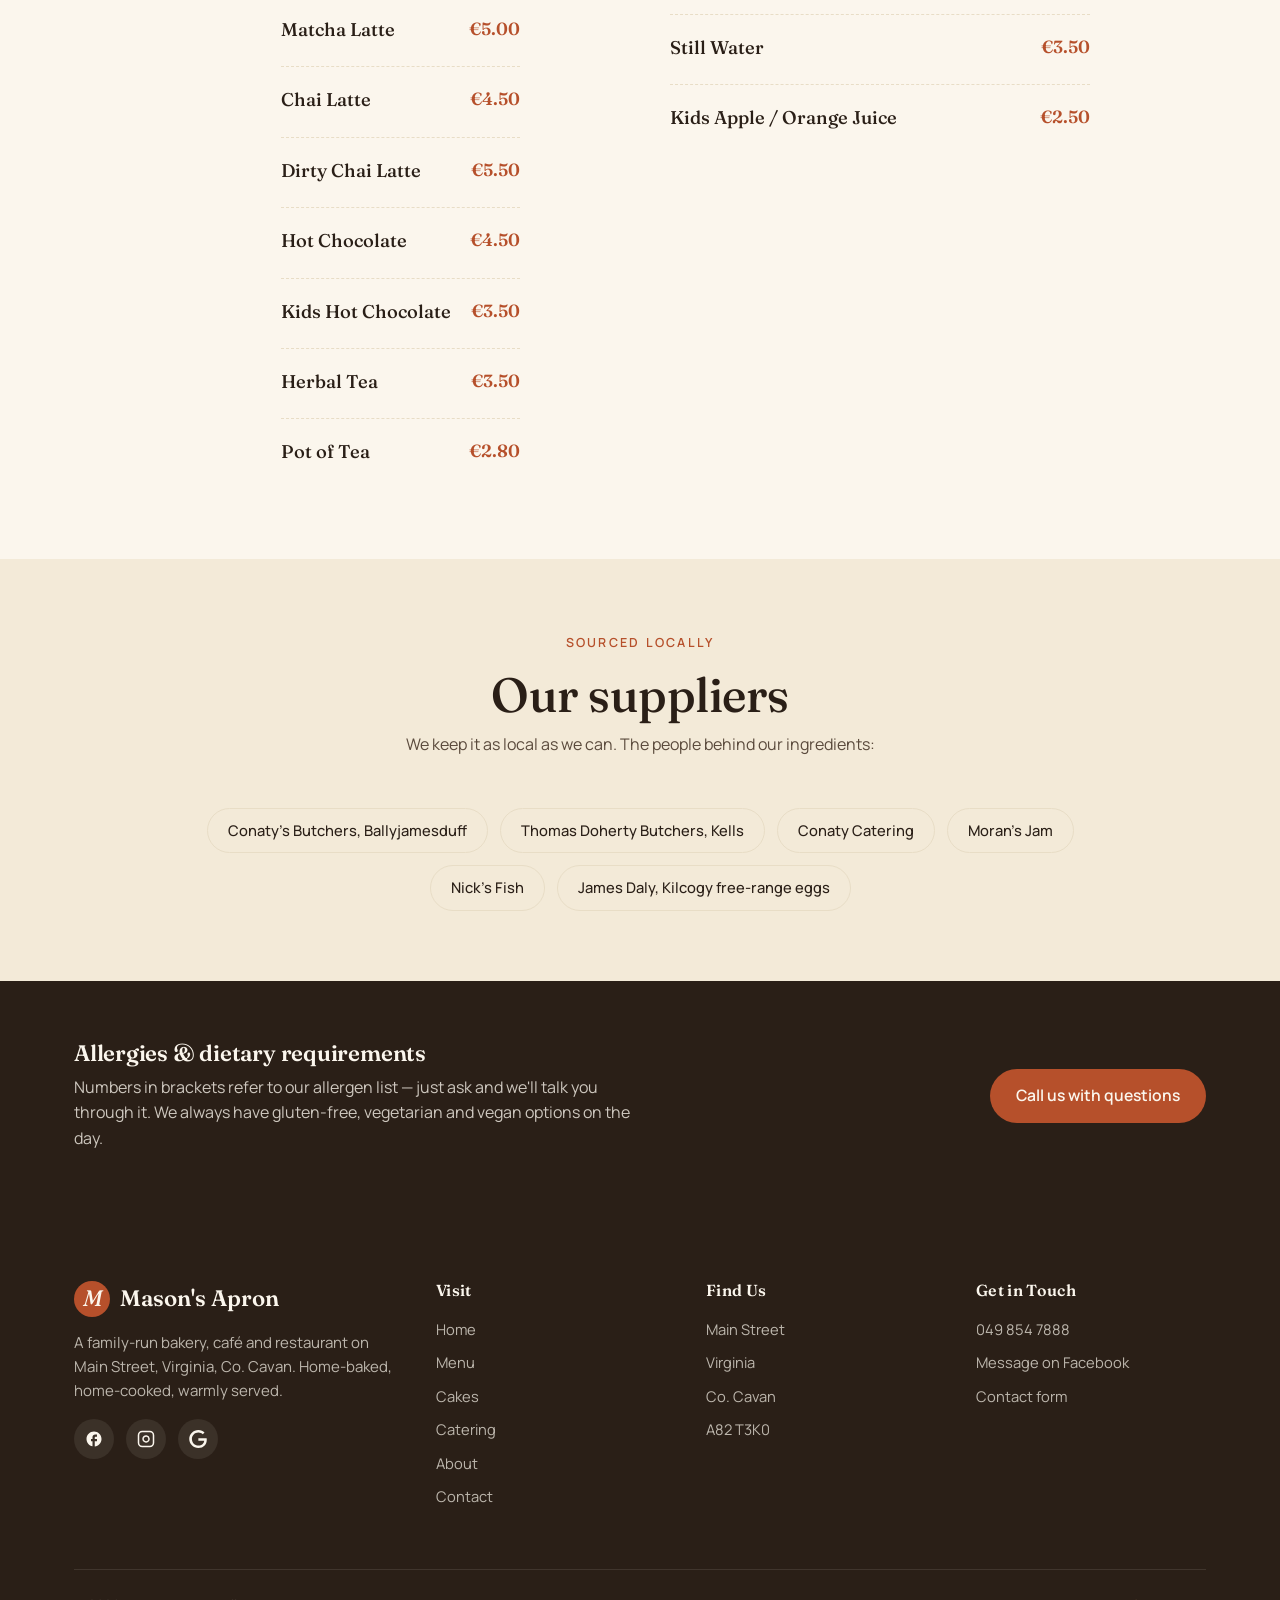
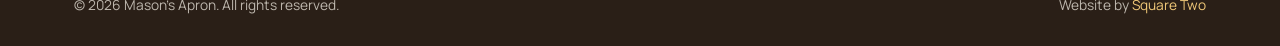
<file: menu.html>
<!DOCTYPE html>
<html lang="en">
<head>
  <meta charset="UTF-8">
  <meta name="viewport" content="width=device-width, initial-scale=1.0">
  <title>Menu | Mason's Apron, Virginia, Co. Cavan</title>
  <meta name="description" content="The full menu at Mason's Apron, Virginia. Breakfast, brunch, gourmet lunches, sandwiches, salads, kids' meals and proper coffee. Made fresh every day with local ingredients.">
  <meta name="robots" content="index, follow">
  <link rel="canonical" href="https://www.themasonsapron.ie/menu.html">

  <meta property="og:title" content="Menu | Mason's Apron">
  <meta property="og:description" content="Breakfast, brunch, gourmet lunches, sandwiches, salads, kids' meals and proper coffee. Made fresh in Virginia, Co. Cavan.">
  <meta property="og:url" content="https://www.themasonsapron.ie/menu.html">
  <meta property="og:type" content="website">
  <meta property="og:image" content="https://www.themasonsapron.ie/images/brunch.jpg">

  <meta name="twitter:card" content="summary_large_image">
  <meta name="twitter:title" content="Menu | Mason's Apron">
  <meta name="twitter:description" content="Home-baked, home-cooked, served warmly in Virginia, Co. Cavan.">

  <link rel="preconnect" href="https://fonts.googleapis.com">
  <link rel="preconnect" href="https://fonts.gstatic.com" crossorigin>
  <link href="https://fonts.googleapis.com/css2?family=Fraunces:opsz,wght@9..144,400;9..144,500;9..144,600;9..144,700&family=Manrope:wght@400;500;600;700&display=swap" rel="stylesheet">
  <link rel="stylesheet" href="/styles.css">
</head>
<body>

  <nav class="nav" id="nav">
    <div class="nav-inner">
      <a href="/" class="logo">
        <span class="logo-mark">M</span>
        Mason's Apron
      </a>
      <ul class="nav-links" id="navLinks">
        <li><a href="/">Home</a></li>
        <li><a href="/menu.html" class="active">Menu</a></li>
        <li><a href="/cakes.html">Cakes</a></li>
        <li><a href="/catering.html">Catering</a></li>
        <li><a href="/about.html">About</a></li>
        <li><a href="/contact.html">Contact</a></li>
        <li><a href="tel:+353498547888" class="btn btn-primary nav-cta">Call 049 854 7888</a></li>
      </ul>
      <button class="hamburger" id="hamburger" aria-label="Menu">
        <span></span><span></span><span></span>
      </button>
    </div>
  </nav>

  <!-- ===== PAGE HEADER ===== -->
  <section class="page-hero">
    <div class="container">
      <div class="page-hero-inner" data-reveal>
        <span class="eyebrow">Our Menu</span>
        <h1>Made fresh, <span class="italic">every single day.</span></h1>
        <p class="lead">Breakfast and brunch from 9am, gourmet lunches from half twelve. A daily special is always on, so ask the team or ring ahead.</p>
        <p class="page-note">All prices in euro. Allergen numbers shown in brackets — full allergen guide available on request. Menu subject to change.</p>
      </div>
    </div>
  </section>

  <!-- ===== MENU NAV PILLS ===== -->
  <section class="menu-nav">
    <div class="container">
      <div class="pill-row" data-reveal>
        <a href="#breakfast" class="pill">Breakfast &amp; Brunch</a>
        <a href="#lunch" class="pill">Lunch &amp; Mains</a>
        <a href="#sandwiches" class="pill">Sandwiches &amp; Salads</a>
        <a href="#kids" class="pill">Kids</a>
        <a href="#drinks" class="pill">Drinks</a>
      </div>
    </div>
  </section>

  <!-- ===== BREAKFAST ===== -->
  <section class="menu-section" id="breakfast">
    <div class="container">
      <div class="menu-section-head" data-reveal>
        <img class="menu-photo" src="/images/brunch.jpg" alt="French toast with berries and fresh drinks at Mason's Apron" loading="lazy">
        <h2>Breakfast &amp; Brunch</h2>
        <p>Served 9:00am – 12:20pm. Late risers welcome.</p>
      </div>

      <div class="menu-list" data-reveal>
        <div class="menu-list-title">The Classics</div>
        <div class="menu-item">
          <div>
            <div class="m-name">Regular Breakfast</div>
            <div class="m-desc">Two sausages, two bacon, hashbrown, fried egg, black &amp; white pudding. (2,4,9,13,14)</div>
          </div>
          <div class="m-price">€11.00</div>
        </div>
        <div class="menu-item">
          <div>
            <div class="m-name">Jumbo Breakfast</div>
            <div class="m-desc">Two sausages, two bacon, potato bread, two fried eggs, black &amp; white pudding, two hashbrowns, beans &amp; mushroom. (2,4,9,13,14)</div>
          </div>
          <div class="m-price">€14.00</div>
        </div>
        <div class="menu-item">
          <div>
            <div class="m-name">Mason's Eggs Benedict</div>
            <div class="m-desc">Toasted sourdough, avocado, bacon, poached eggs &amp; hollandaise sauce. (1,2,4,7,9,13)</div>
          </div>
          <div class="m-price">€12.50</div>
        </div>
        <div class="menu-item">
          <div>
            <div class="m-name">Chorizo &amp; Potato Hash</div>
            <div class="m-desc">Fried potato cubes, chorizo, poached eggs, parsley, hollandaise sauce. (1,2,4,7,9,13)</div>
          </div>
          <div class="m-price">€11.00</div>
        </div>
        <div class="menu-item">
          <div>
            <div class="m-name">Healthy Option Breakfast</div>
            <div class="m-desc">Toasted sourdough, scrambled or poached eggs, chives, avocado &amp; roasted cherry tomatoes. (2,4,7,9)</div>
          </div>
          <div class="m-price">€11.00</div>
        </div>
        <div class="menu-item">
          <div>
            <div class="m-name">Vegetarian Breakfast</div>
            <div class="m-desc">Pan-fried halloumi, roasted mushroom, cherry tomatoes, poached eggs on sourdough toast. (2,4,7)</div>
          </div>
          <div class="m-price">€11.00</div>
        </div>
        <div class="menu-item">
          <div>
            <div class="m-name">Breakfast Sandwich</div>
            <div class="m-desc">Sausage, rocket, bacon, egg on sourdough toast. (2,4,9,13,14)</div>
          </div>
          <div class="m-price">€10.00</div>
        </div>
        <div class="menu-item">
          <div>
            <div class="m-name">Eggs Royal</div>
            <div class="m-desc">Smoked salmon, toasted sourdough, chives, hollandaise sauce. (1,2,4,5,7,9,13)</div>
          </div>
          <div class="m-price">€12.50</div>
        </div>
        <div class="menu-item">
          <div>
            <div class="m-name">Eggs Your Way</div>
            <div class="m-desc">Scrambled, poached or fried eggs with a choice of our breads. (2,4,7,13)</div>
          </div>
          <div class="m-price">€7.50</div>
        </div>
      </div>

      <div class="menu-grid-2col" style="margin-top:50px;">
        <div class="menu-list" data-reveal>
          <div class="menu-list-title">American Pancakes</div>
          <div class="menu-item">
            <div><div class="m-name">Nutella &amp; Strawberry</div></div>
            <div class="m-price">€10.00</div>
          </div>
          <div class="menu-item">
            <div><div class="m-name">Fresh Berry Compote</div></div>
            <div class="m-price">€10.00</div>
          </div>
          <div class="menu-item">
            <div><div class="m-name">Sugar &amp; Lemon</div></div>
            <div class="m-price">€10.00</div>
          </div>
          <div class="menu-item">
            <div><div class="m-name">Bacon &amp; Syrup</div></div>
            <div class="m-price">+€2.00</div>
          </div>
          <div class="menu-item">
            <div><div class="m-name">Kids Pancakes</div><div class="m-desc">(2,4,7,10)</div></div>
            <div class="m-price">€7.50</div>
          </div>
        </div>

        <div class="menu-list" data-reveal>
          <div class="menu-list-title">The Favourites</div>
          <div class="menu-item">
            <div>
              <div class="m-name">French Toast</div>
              <div class="m-desc">Brioche, mixed berries, drizzle of syrup &amp; lemon crème fraiche. (2,4,7)</div>
            </div>
            <div class="m-price">€10.00</div>
          </div>
          <div class="menu-item">
            <div>
              <div class="m-name">Acai Bowl</div>
              <div class="m-desc">Banana, strawberries, blueberries, granola, peanut butter &amp; chia seeds. Available all day.</div>
            </div>
            <div class="m-price">€9.50</div>
          </div>
          <div class="menu-item">
            <div>
              <div class="m-name">Porridge</div>
              <div class="m-desc">Served with fresh fruit, honey &amp; topped with granola. (2,7)</div>
            </div>
            <div class="m-price">€5.50</div>
          </div>
        </div>
      </div>

      <div class="menu-list" data-reveal style="margin-top:40px;">
        <div class="menu-list-title">Sweet &amp; Savoury</div>
        <div class="menu-item">
          <div>
            <div class="m-name">Scones &amp; Croissants</div>
            <div class="m-desc">Homemade scones, or almond, pistachio or plain croissant, served with homemade jam, butter &amp; fresh cream. (2,4,7,14)</div>
          </div>
          <div class="m-price">€5.50</div>
        </div>
        <div class="menu-item">
          <div>
            <div class="m-name">Sausage Rolls</div>
            <div class="m-desc">Beef &amp; chutney, chorizo, vegan or plain. Served with relish or coleslaw. (2,4,7,12,13,14)</div>
          </div>
          <div class="m-price">€5.00</div>
        </div>
      </div>

      <p class="menu-foot-note" data-reveal>Add bacon, sausage, halloumi or avocado €3.00 each &nbsp;·&nbsp; Extra meat portion €3.00 &nbsp;·&nbsp; Extra non-meat portion €3.00 &nbsp;·&nbsp; Chips €4.00</p>
    </div>
  </section>

  <!-- ===== LUNCH / MAINS ===== -->
  <section class="menu-section alt" id="lunch">
    <div class="container">
      <div class="menu-section-head" data-reveal>
        <img class="menu-photo" src="/images/kitchen-pass.jpg" alt="A fresh lunch plate passing over the counter at Mason's Apron" loading="lazy">
        <h2>Lunch &amp; Mains</h2>
        <p>Served 12:30pm – 4:30pm. A daily special is always on too, just ask your server.</p>
      </div>
      <div class="menu-list" data-reveal>
        <div class="menu-item">
          <div>
            <div class="m-name">Gourmet Soup of the Day</div>
            <div class="m-desc">Served with our freshly baked Mason's Apron bread. Gluten-free option available. (1)</div>
          </div>
          <div class="m-price">€6.00</div>
        </div>
        <div class="menu-item">
          <div>
            <div class="m-name">Seafood Chowder</div>
            <div class="m-desc">Served with our brown bread. Gluten-free option available. (2,5,7)</div>
          </div>
          <div class="m-price">€9.50</div>
        </div>
        <div class="menu-item">
          <div>
            <div class="m-name">Cajun Chicken Burger</div>
            <div class="m-desc">Sweet chilli, mozzarella, avocado, mixed leaves, lettuce, tomato &amp; cheese in a brioche bun. Coleslaw &amp; chips. (2,4,7)</div>
          </div>
          <div class="m-price">€15.00</div>
        </div>
        <div class="menu-item">
          <div>
            <div class="m-name">Fish Pie</div>
            <div class="m-desc">Topped with creamy mash, seasonal veg &amp; chips. (5,7)</div>
          </div>
          <div class="m-price">€15.00</div>
        </div>
        <div class="menu-item">
          <div>
            <div class="m-name">Lasagna</div>
            <div class="m-desc">Served with coleslaw, salad &amp; chips. (2,4,7)</div>
          </div>
          <div class="m-price">€15.00</div>
        </div>
        <div class="menu-item">
          <div>
            <div class="m-name">Mason's Apron Style Goujons</div>
            <div class="m-desc">Served with homemade chilli jam, garlic mayo, house salad &amp; chips. (2,4,5,7,14)</div>
          </div>
          <div class="m-price">€15.00</div>
        </div>
        <div class="menu-item">
          <div>
            <div class="m-name">Mason's Beef Stew</div>
            <div class="m-desc">Served with baby boiled potatoes &amp; homemade brown bread. (1)</div>
          </div>
          <div class="m-price">€15.00</div>
        </div>
        <div class="menu-item">
          <div>
            <div class="m-name">Vegetarian Mini Quiches</div>
            <div class="m-desc">Served with chips &amp; salad.</div>
          </div>
          <div class="m-price">€14.50</div>
        </div>
      </div>

      <div class="menu-list" data-reveal style="margin-top:40px;">
        <div class="menu-list-title">Sides</div>
        <div class="menu-item">
          <div><div class="m-name">Regular Fries</div></div>
          <div class="m-price">€4.00</div>
        </div>
        <div class="menu-item">
          <div><div class="m-name">Loaded Fries</div><div class="m-desc">Bacon, spring onions, cheese. (2,7)</div></div>
          <div class="m-price">€7.50</div>
        </div>
        <div class="menu-item">
          <div><div class="m-name">Garlic Mayo Cheese Fries</div><div class="m-desc">(2,4,7)</div></div>
          <div class="m-price">€5.50</div>
        </div>
      </div>
      <p class="menu-foot-note" data-reveal>Daily special also available — please ask your server. Not available on Saturdays. Sandwich platters for all occasions also available.</p>
    </div>
  </section>

  <!-- ===== SANDWICHES & SALADS ===== -->
  <section class="menu-section" id="sandwiches">
    <div class="container">
      <div class="menu-section-head" data-reveal>
        <img class="menu-photo" src="/images/plated.jpg" alt="Toasted sandwich and house salad served at Mason's Apron" loading="lazy">
        <h2>Sandwiches &amp; Salads</h2>
        <p>On our own freshly baked bread, pressed and plated to order.</p>
      </div>
      <div class="menu-grid-2col">
        <div class="menu-list" data-reveal>
          <div class="menu-list-title">Sandwiches &amp; Wraps</div>
          <div class="menu-item">
            <div>
              <div class="m-name">Mason's Apron Toasty</div>
              <div class="m-desc">Glazed ham, swiss cheese, rocket, wholegrain mustard mayo. (2,4,7,9)</div>
            </div>
            <div class="m-price">€9.50</div>
          </div>
          <div class="menu-item">
            <div>
              <div class="m-name">Club Sandwich</div>
              <div class="m-desc">Chicken, bacon, lettuce, tomato, mayo. (2,4,7)</div>
            </div>
            <div class="m-price">€9.50</div>
          </div>
          <div class="menu-item">
            <div>
              <div class="m-name">Chicken Goujon Wrap</div>
              <div class="m-desc">Mozzarella, avocado, lettuce, tomato. (2,4,7)</div>
            </div>
            <div class="m-price">€9.50</div>
          </div>
          <div class="menu-item">
            <div>
              <div class="m-name">Chicken Caesar Wrap</div>
              <div class="m-desc">Chicken, lettuce, Caesar dressing, bacon &amp; parmesan. (2,4,7)</div>
            </div>
            <div class="m-price">€9.50</div>
          </div>
          <div class="menu-item">
            <div>
              <div class="m-name">The Veggie Delight</div>
              <div class="m-desc">Halloumi, hummus, rocket, tomato, beetroot relish on sourdough toast. (2,12)</div>
            </div>
            <div class="m-price">€9.50</div>
          </div>
        </div>

        <div class="menu-list" data-reveal>
          <div class="menu-list-title">Mason's Apron Salads</div>
          <div class="menu-item">
            <div>
              <div class="m-name">Roast Beetroot &amp; Feta Salad</div>
              <div class="m-desc">Candied walnuts, cherry tomato, balsamic dressing. (7,10,14)</div>
            </div>
            <div class="m-price">€15.00</div>
          </div>
          <div class="menu-item">
            <div>
              <div class="m-name">Glazed Halloumi Salad</div>
              <div class="m-desc">Pickled red onions, cherry tomatoes, cucumber, pomegranate seeds &amp; rocket. (7,12,14)</div>
            </div>
            <div class="m-price">€14.50</div>
          </div>
          <div class="menu-item">
            <div>
              <div class="m-name">Caprese Salad</div>
              <div class="m-desc">Sliced tomatoes, mozzarella, basil pesto, rocket, balsamic dressing. (7,14)</div>
            </div>
            <div class="m-price">€10.00</div>
          </div>
        </div>
      </div>
    </div>
  </section>

  <!-- ===== KIDS ===== -->
  <section class="menu-section alt" id="kids">
    <div class="container">
      <div class="menu-section-head" data-reveal>
        <h2>Kids' Menu</h2>
        <p>All kids' meals come with a choice of chips, baby boils or salad, an apple or orange juice, and a lollipop.</p>
      </div>
      <div class="menu-list" data-reveal>
        <div class="menu-item">
          <div>
            <div class="m-name">"I Don't Know"</div>
            <div class="m-desc">Cup of soup. (1)</div>
          </div>
          <div class="m-price">€3.50</div>
        </div>
        <div class="menu-item">
          <div>
            <div class="m-name">"I'm Not Hungry"</div>
            <div class="m-desc">Sausages &amp; chips. (2,13)</div>
          </div>
          <div class="m-price">€9.00</div>
        </div>
        <div class="menu-item">
          <div>
            <div class="m-name">"I'm Only Coddin You"</div>
            <div class="m-desc">Fish goujons &amp; chips. (2,4,5,7)</div>
          </div>
          <div class="m-price">€9.00</div>
        </div>
        <div class="menu-item">
          <div>
            <div class="m-name">"I Want McDonalds"</div>
            <div class="m-desc">Chicken goujons &amp; chips. (2,4,7,9,14)</div>
          </div>
          <div class="m-price">€9.00</div>
        </div>
      </div>
    </div>
  </section>

  <!-- ===== DRINKS ===== -->
  <section class="menu-section" id="drinks">
    <div class="container">
      <div class="menu-section-head" data-reveal>
        <img class="menu-photo" src="/images/cappuccino.jpg" alt="Cappuccino with latte art at Mason's Apron" loading="lazy">
        <h2>Drinks</h2>
        <p>Proper coffee, matcha, chai, smoothies and homemade lemonades.</p>
      </div>
      <div class="menu-grid-2col">
        <div class="menu-list" data-reveal>
          <div class="menu-list-title">Hot Drinks</div>
          <div class="menu-item"><div><div class="m-name">Americano</div></div><div class="m-price">€3.90</div></div>
          <div class="menu-item"><div><div class="m-name">Flat White</div></div><div class="m-price">€4.00</div></div>
          <div class="menu-item"><div><div class="m-name">Cappuccino</div></div><div class="m-price">€4.00</div></div>
          <div class="menu-item"><div><div class="m-name">Latte</div></div><div class="m-price">€4.00</div></div>
          <div class="menu-item"><div><div class="m-name">Mocha</div></div><div class="m-price">€4.00</div></div>
          <div class="menu-item"><div><div class="m-name">Espresso</div></div><div class="m-price">€3.90</div></div>
          <div class="menu-item"><div><div class="m-name">Matcha Latte</div></div><div class="m-price">€5.00</div></div>
          <div class="menu-item"><div><div class="m-name">Chai Latte</div></div><div class="m-price">€4.50</div></div>
          <div class="menu-item"><div><div class="m-name">Dirty Chai Latte</div></div><div class="m-price">€5.50</div></div>
          <div class="menu-item"><div><div class="m-name">Hot Chocolate</div></div><div class="m-price">€4.50</div></div>
          <div class="menu-item"><div><div class="m-name">Kids Hot Chocolate</div></div><div class="m-price">€3.50</div></div>
          <div class="menu-item"><div><div class="m-name">Herbal Tea</div></div><div class="m-price">€3.50</div></div>
          <div class="menu-item"><div><div class="m-name">Pot of Tea</div></div><div class="m-price">€2.80</div></div>
        </div>
        <div class="menu-list" data-reveal>
          <div class="menu-list-title">Iced &amp; Cold</div>
          <div class="menu-item">
            <div><div class="m-name">Iced Coffee</div><div class="m-desc">Caramel, salted caramel, vanilla, hazelnut, white chocolate or matcha.</div></div>
            <div class="m-price">€5.00</div>
          </div>
          <div class="menu-item">
            <div><div class="m-name">Smoothies &amp; Lemonades</div><div class="m-desc">Tropical, strawberry, raspberry delight, cloudy lemonade, passion fruit lemonade.</div></div>
            <div class="m-price">€5.00</div>
          </div>
          <div class="menu-item"><div><div class="m-name">Orange Juice</div></div><div class="m-price">€3.00</div></div>
          <div class="menu-item"><div><div class="m-name">Minerals</div></div><div class="m-price">€3.00</div></div>
          <div class="menu-item"><div><div class="m-name">Sparkling Water</div></div><div class="m-price">€3.50</div></div>
          <div class="menu-item"><div><div class="m-name">Still Water</div></div><div class="m-price">€3.50</div></div>
          <div class="menu-item"><div><div class="m-name">Kids Apple / Orange Juice</div></div><div class="m-price">€2.50</div></div>
        </div>
      </div>
    </div>
  </section>

  <!-- ===== SUPPLIERS ===== -->
  <section class="menu-section alt" id="suppliers">
    <div class="container">
      <div class="menu-section-head" data-reveal>
        <span class="eyebrow">Sourced Locally</span>
        <h2>Our suppliers</h2>
        <p>We keep it as local as we can. The people behind our ingredients:</p>
      </div>
      <div class="area-tags" data-reveal>
        <span class="area">Conaty's Butchers, Ballyjamesduff</span>
        <span class="area">Thomas Doherty Butchers, Kells</span>
        <span class="area">Conaty Catering</span>
        <span class="area">Moran's Jam</span>
        <span class="area">Nick's Fish</span>
        <span class="area">James Daly, Kilcogy free-range eggs</span>
      </div>
    </div>
  </section>

  <!-- ===== ALLERGENS NOTE ===== -->
  <section class="callout">
    <div class="container">
      <div class="callout-inner" data-reveal>
        <div>
          <h3>Allergies &amp; dietary requirements</h3>
          <p>Numbers in brackets refer to our allergen list &mdash; just ask and we'll talk you through it. We always have gluten-free, vegetarian and vegan options on the day.</p>
        </div>
        <a href="tel:+353498547888" class="btn btn-rust">Call us with questions</a>
      </div>
    </div>
  </section>

  <div id="footer-placeholder"></div>
  <div id="widgets-placeholder"></div>

  <script src="/script.js"></script>
</body>
</html>
</file>
<file: styles.css>
/* ===== TOKENS ===== */
:root {
  --cream: #fbf6ed;
  --cream-2: #f3ead8;
  --ink: #2a1f17;
  --ink-soft: #5a4a3c;
  --rust: #b6502b;
  --rust-dark: #8e3d20;
  --olive: #6a7a3e;
  --butter: #f0c878;
  --crust: #c89a5a;
  --line: #e8ddc6;
  --shadow: 0 10px 30px rgba(60, 40, 20, 0.08);
  --shadow-lg: 0 20px 60px rgba(60, 40, 20, 0.14);
  --r-sm: 8px;
  --r-md: 14px;
  --r-lg: 22px;
  --r-xl: 32px;
  --maxw: 1180px;
}

* { box-sizing: border-box; margin: 0; padding: 0; }
html { scroll-behavior: smooth; }
body {
  font-family: 'Manrope', -apple-system, system-ui, sans-serif;
  color: var(--ink);
  background: var(--cream);
  line-height: 1.6;
  -webkit-font-smoothing: antialiased;
  overflow-x: hidden;
}

h1, h2, h3, h4 {
  font-family: 'Fraunces', Georgia, serif;
  font-weight: 600;
  line-height: 1.15;
  letter-spacing: -0.01em;
  color: var(--ink);
}
h1 { font-size: clamp(2.4rem, 6vw, 4.6rem); font-weight: 500; }
h2 { font-size: clamp(1.9rem, 4vw, 3rem); font-weight: 500; }
h3 { font-size: 1.4rem; }

a { color: var(--rust); text-decoration: none; }
a:hover { color: var(--rust-dark); }
img { max-width: 100%; display: block; }

.container {
  max-width: var(--maxw);
  margin: 0 auto;
  padding: 0 24px;
}

.eyebrow {
  display: inline-block;
  font-size: 0.78rem;
  letter-spacing: 0.18em;
  text-transform: uppercase;
  color: var(--rust);
  font-weight: 600;
  margin-bottom: 14px;
}

.italic {
  font-style: italic;
  color: var(--rust);
}

.btn {
  display: inline-flex;
  align-items: center;
  gap: 10px;
  padding: 14px 26px;
  border-radius: 999px;
  font-weight: 600;
  font-size: 0.98rem;
  transition: all 0.25s ease;
  border: none;
  cursor: pointer;
  font-family: inherit;
  white-space: nowrap;
}
.btn-primary { background: var(--ink); color: var(--cream); }
.btn-primary:hover { background: var(--rust-dark); color: var(--cream); transform: translateY(-2px); }
.btn-secondary { background: transparent; color: var(--ink); border: 1.5px solid var(--ink); }
.btn-secondary:hover { background: var(--ink); color: var(--cream); }
.btn-rust { background: var(--rust); color: var(--cream); }
.btn-rust:hover { background: var(--rust-dark); color: var(--cream); transform: translateY(-2px); }

/* ===== NAV ===== */
.nav {
  position: fixed;
  top: 0; left: 0; right: 0;
  z-index: 100;
  padding: 18px 0;
  transition: all 0.3s ease;
}
.nav.scrolled {
  background: rgba(251, 246, 237, 0.92);
  backdrop-filter: blur(10px);
  -webkit-backdrop-filter: blur(10px);
  box-shadow: 0 1px 0 var(--line);
  padding: 12px 0;
}
.nav-inner {
  display: flex;
  align-items: center;
  justify-content: space-between;
  max-width: var(--maxw);
  margin: 0 auto;
  padding: 0 24px;
}
.logo {
  font-family: 'Fraunces', serif;
  font-size: 1.4rem;
  font-weight: 600;
  color: var(--ink);
  display: flex;
  align-items: center;
  gap: 10px;
}
.logo-mark {
  width: 36px; height: 36px;
  background: var(--ink);
  color: var(--cream);
  border-radius: 50%;
  display: grid;
  place-items: center;
  font-family: 'Fraunces', serif;
  font-style: italic;
  font-weight: 500;
}
.nav-links {
  display: flex;
  gap: 28px;
  align-items: center;
  list-style: none;
}
.nav-links a {
  color: var(--ink);
  font-weight: 500;
  font-size: 0.95rem;
  position: relative;
}
.nav-links a:hover { color: var(--rust); }
.nav-links a.active {
  color: var(--rust);
}
.nav-links a.active::after {
  content: '';
  position: absolute;
  bottom: -6px; left: 0; right: 0;
  height: 2px;
  background: var(--rust);
  border-radius: 2px;
}
.nav-links a.btn.active::after { display: none; }
.nav-cta { margin-left: 8px; }
.btn-primary.nav-cta, .btn-primary.nav-cta:hover { color: #ffffff; }

.hamburger {
  display: none;
  background: none;
  border: none;
  cursor: pointer;
  width: 44px;
  height: 44px;
  padding: 10px;
}
.hamburger span {
  display: block;
  width: 24px;
  height: 2px;
  background: var(--ink);
  margin: 5px auto;
  transition: 0.3s;
}
.hamburger.active span:nth-child(1) { transform: rotate(45deg) translate(6px, 6px); }
.hamburger.active span:nth-child(2) { opacity: 0; }
.hamburger.active span:nth-child(3) { transform: rotate(-45deg) translate(7px, -7px); }

/* ===== HERO ===== */
.hero {
  padding: 160px 0 100px;
  position: relative;
  overflow: hidden;
}
.hero-grid {
  display: grid;
  grid-template-columns: 1.05fr 0.95fr;
  gap: 60px;
  align-items: center;
}
.hero p.lead {
  font-size: 1.18rem;
  color: var(--ink-soft);
  margin: 26px 0 36px;
  max-width: 540px;
}
.hero-ctas {
  display: flex;
  gap: 14px;
  flex-wrap: wrap;
}
.hero-trust {
  margin-top: 40px;
  display: flex;
  gap: 24px;
  flex-wrap: wrap;
  align-items: center;
}
.trust-item {
  display: flex;
  align-items: center;
  gap: 8px;
  font-size: 0.88rem;
  color: var(--ink-soft);
  font-weight: 500;
}
.trust-item svg { width: 18px; height: 18px; color: var(--rust); }

.hero-visual {
  position: relative;
  aspect-ratio: 1 / 1.05;
  max-width: 520px;
  justify-self: end;
  width: 100%;
}
.hero-card {
  position: absolute;
  border-radius: var(--r-lg);
  overflow: hidden;
  box-shadow: var(--shadow-lg);
  background: var(--cream-2);
}
.hero-card img {
  width: 100%;
  height: 100%;
  object-fit: cover;
}
.hero-card-1 {
  top: 0; left: 0;
  width: 62%;
  aspect-ratio: 4 / 5;
  z-index: 2;
}
.hero-card-2 {
  bottom: 0; right: 0;
  width: 56%;
  aspect-ratio: 1 / 1;
  z-index: 1;
}
.hero-card-3 {
  top: 40%; right: 6%;
  width: 36%;
  aspect-ratio: 1 / 1;
  border-radius: 50%;
  border: 5px solid var(--cream);
  z-index: 3;
}
.hero-card .label {
  position: absolute;
  bottom: 18px;
  left: 18px;
  color: rgba(255,255,255,0.95);
  font-family: 'Fraunces', serif;
  font-style: italic;
  font-size: 1.1rem;
  letter-spacing: -0.01em;
}
.hero-card-3 .label {
  bottom: auto; left: auto;
  top: 50%; left: 50%;
  transform: translate(-50%, -50%);
  text-align: center;
  font-size: 0.95rem;
}
.hero-card-1::before {
  content: '';
  position: absolute;
  inset: 0;
  pointer-events: none;
  background: linear-gradient(180deg, transparent 60%, rgba(42,31,23,0.12) 100%);
}

/* ===== PAGE HERO (sub-pages) ===== */
.page-hero {
  padding: 150px 0 60px;
  background: linear-gradient(180deg, var(--cream-2) 0%, var(--cream) 100%);
  text-align: center;
}
.page-hero-inner {
  max-width: 780px;
  margin: 0 auto;
}
.page-hero h1 { margin-bottom: 22px; }
.page-hero p.lead {
  font-size: 1.18rem;
  color: var(--ink-soft);
  max-width: 620px;
  margin: 0 auto 22px;
}
.page-note {
  font-size: 0.85rem;
  color: var(--ink-soft);
  font-style: italic;
  margin-top: 14px;
}
.page-hero .hero-ctas {
  justify-content: center;
  margin-top: 26px;
}

/* ===== SECTIONS ===== */
section { padding: 90px 0; }
.section-head {
  text-align: center;
  max-width: 680px;
  margin: 0 auto 60px;
}
.section-head p {
  color: var(--ink-soft);
  font-size: 1.05rem;
  margin-top: 14px;
}

/* ===== ABOUT ===== */
.about {
  background: var(--cream-2);
  position: relative;
}
.about-grid {
  display: grid;
  grid-template-columns: 1fr 1fr;
  gap: 60px;
  align-items: center;
}
.about h2 { margin-bottom: 20px; }
.about p { color: var(--ink-soft); font-size: 1.05rem; margin-bottom: 16px; }
.why-cards {
  display: grid;
  grid-template-columns: 1fr 1fr;
  gap: 18px;
  margin-top: 40px;
}
.why-card {
  background: var(--cream);
  border-radius: var(--r-md);
  padding: 24px;
  border: 1px solid var(--line);
}
.why-card .ic {
  width: 42px; height: 42px;
  background: var(--rust);
  color: var(--cream);
  border-radius: 50%;
  display: grid;
  place-items: center;
  margin-bottom: 14px;
}
.why-card .ic svg { width: 20px; height: 20px; }
.why-card h4 {
  font-family: 'Fraunces', serif;
  font-size: 1.05rem;
  margin-bottom: 6px;
}
.why-card p { font-size: 0.92rem; margin: 0; color: var(--ink-soft); }

/* ===== MENU CARDS (homepage tease) ===== */
.menu-grid {
  display: grid;
  grid-template-columns: repeat(3, 1fr);
  gap: 26px;
}
.menu-card {
  background: var(--cream-2);
  border-radius: var(--r-lg);
  padding: 36px 30px;
  transition: transform 0.3s ease, box-shadow 0.3s ease;
  position: relative;
  overflow: hidden;
}
.menu-card:hover {
  transform: translateY(-6px);
  box-shadow: var(--shadow);
}
.menu-card .visual {
  width: 64px; height: 64px;
  border-radius: 50%;
  display: grid;
  place-items: center;
  margin-bottom: 22px;
  background: var(--rust);
  color: var(--cream);
}
.menu-card .visual svg { width: 28px; height: 28px; }
.menu-card.olive .visual { background: var(--olive); }
.menu-card.butter .visual { background: var(--crust); }
.menu-card.ink .visual { background: var(--ink); }
.menu-card.rust .visual { background: var(--rust); }
.menu-card h3 {
  font-family: 'Fraunces', serif;
  margin-bottom: 10px;
  font-size: 1.35rem;
}
.menu-card p {
  color: var(--ink-soft);
  font-size: 0.96rem;
  margin-bottom: 18px;
}
.menu-card .ask {
  font-size: 0.88rem;
  font-weight: 600;
  color: var(--rust);
  display: inline-flex;
  gap: 6px;
  align-items: center;
}

/* ===== STORY STRIP ===== */
.story {
  background: var(--ink);
  color: var(--cream);
  padding: 100px 0;
  position: relative;
  overflow: hidden;
}
.story::before {
  content: '';
  position: absolute;
  top: -100px; right: -100px;
  width: 400px; height: 400px;
  background: radial-gradient(circle, rgba(182, 80, 43, 0.25) 0%, transparent 70%);
  pointer-events: none;
}
.story h2 { color: var(--cream); }
.story .eyebrow { color: var(--butter); }
.story-grid {
  display: grid;
  grid-template-columns: 1fr 1fr;
  gap: 80px;
  align-items: center;
  position: relative;
  z-index: 1;
}
.story p {
  color: rgba(251, 246, 237, 0.78);
  font-size: 1.08rem;
  margin-bottom: 18px;
}
.story-stats {
  display: grid;
  grid-template-columns: 1fr 1fr;
  gap: 24px;
  margin-top: 30px;
}
.stat .num {
  font-family: 'Fraunces', serif;
  font-size: 3rem;
  color: var(--butter);
  line-height: 1;
  font-weight: 500;
}
.stat .label {
  color: rgba(251, 246, 237, 0.7);
  font-size: 0.88rem;
  margin-top: 6px;
  letter-spacing: 0.02em;
}
.story-visual {
  aspect-ratio: 4/5;
  border-radius: var(--r-lg);
  background: var(--rust-dark);
  position: relative;
  overflow: hidden;
  box-shadow: var(--shadow-lg);
}
.story-visual img {
  position: absolute;
  inset: 0;
  width: 100%;
  height: 100%;
  object-fit: cover;
}
.story-visual::after {
  content: '';
  position: absolute;
  inset: 0;
  background: linear-gradient(180deg, transparent 45%, rgba(20,13,8,0.78) 100%);
}
.story-visual .label {
  z-index: 1;
  position: absolute;
  bottom: 24px; left: 24px;
  color: rgba(255,255,255,0.92);
  font-family: 'Fraunces', serif;
  font-style: italic;
  font-size: 1.4rem;
}

/* ===== STORY VALUES (about page) ===== */
.values-grid {
  display: grid;
  grid-template-columns: repeat(3, 1fr);
  gap: 36px;
}
.value {
  position: relative;
  z-index: 1;
}
.value-num {
  font-family: 'Fraunces', serif;
  font-size: 2.4rem;
  font-style: italic;
  color: var(--butter);
  margin-bottom: 12px;
}
.value h3 {
  color: var(--cream);
  font-family: 'Fraunces', serif;
  font-size: 1.4rem;
  margin-bottom: 12px;
}
.value p {
  color: rgba(251, 246, 237, 0.78);
  font-size: 1rem;
  margin: 0;
}

/* ===== STATS ROW (about) ===== */
.stats-row {
  display: grid;
  grid-template-columns: repeat(4, 1fr);
  gap: 24px;
  text-align: center;
}
.stat-block {
  padding: 30px 20px;
  background: var(--cream-2);
  border-radius: var(--r-lg);
}
.stat-block .num {
  font-family: 'Fraunces', serif;
  font-size: 2.6rem;
  color: var(--rust);
  font-weight: 500;
  line-height: 1;
  margin-bottom: 6px;
}
.stat-block .label {
  font-size: 0.85rem;
  color: var(--ink-soft);
  letter-spacing: 0.02em;
}

/* ===== HOW IT WORKS ===== */
.steps-grid {
  display: grid;
  grid-template-columns: repeat(4, 1fr);
  gap: 24px;
}
.step {
  text-align: center;
  padding: 30px 18px;
}
.step .num-circle {
  width: 64px; height: 64px;
  border-radius: 50%;
  background: var(--cream-2);
  border: 2px solid var(--rust);
  color: var(--rust);
  font-family: 'Fraunces', serif;
  font-size: 1.6rem;
  font-weight: 600;
  display: grid;
  place-items: center;
  margin: 0 auto 18px;
}
.step h4 {
  font-family: 'Fraunces', serif;
  font-size: 1.15rem;
  margin-bottom: 8px;
}
.step p {
  font-size: 0.92rem;
  color: var(--ink-soft);
}

/* ===== REVIEWS ===== */
.reviews {
  background: var(--cream-2);
}
.reviews-grid {
  display: grid;
  grid-template-columns: repeat(3, 1fr);
  gap: 24px;
}
.review {
  background: var(--cream);
  border-radius: var(--r-lg);
  padding: 32px 28px;
  box-shadow: var(--shadow);
  position: relative;
}
.review .stars {
  color: var(--butter);
  font-size: 1.05rem;
  margin-bottom: 14px;
  letter-spacing: 0.04em;
}
.review p {
  font-family: 'Fraunces', serif;
  font-size: 1.05rem;
  line-height: 1.5;
  color: var(--ink);
  font-weight: 400;
  font-style: italic;
  margin-bottom: 18px;
}
.review .who {
  font-size: 0.88rem;
  color: var(--ink-soft);
  font-weight: 600;
  letter-spacing: 0.02em;
}
.reviews-cta {
  text-align: center;
  margin-top: 40px;
}

/* ===== QUOTE CARD (about) ===== */
.quote-card {
  background: var(--cream);
  border-radius: var(--r-lg);
  padding: 40px 36px;
  box-shadow: var(--shadow);
  position: relative;
}
.quote-mark {
  font-family: 'Fraunces', serif;
  font-size: 5rem;
  color: var(--rust);
  line-height: 0.5;
  margin-bottom: 12px;
  font-style: italic;
}
.quote-card p {
  font-family: 'Fraunces', serif;
  font-size: 1.3rem;
  font-style: italic;
  line-height: 1.4;
  color: var(--ink);
  margin-bottom: 22px;
}
.quote-attr {
  font-size: 0.88rem;
  color: var(--ink-soft);
  font-weight: 600;
  letter-spacing: 0.02em;
}

/* ===== AREA TAGS ===== */
.area-tags {
  display: flex;
  flex-wrap: wrap;
  gap: 12px;
  justify-content: center;
  max-width: 880px;
  margin: 0 auto;
}
.area {
  display: inline-block;
  padding: 10px 20px;
  background: var(--cream-2);
  border: 1px solid var(--line);
  border-radius: 999px;
  font-size: 0.92rem;
  color: var(--ink);
  font-weight: 500;
}

/* ===== MENU PAGE ===== */
.menu-nav {
  background: var(--cream);
  padding: 30px 0;
  position: sticky;
  top: 70px;
  z-index: 50;
  border-bottom: 1px solid var(--line);
}
.pill-row {
  display: flex;
  gap: 10px;
  overflow-x: auto;
  padding: 4px;
  scrollbar-width: none;
}
.pill-row::-webkit-scrollbar { display: none; }
.pill {
  padding: 10px 20px;
  background: var(--cream-2);
  border-radius: 999px;
  font-size: 0.9rem;
  color: var(--ink);
  font-weight: 600;
  white-space: nowrap;
  border: 1px solid transparent;
  transition: all 0.2s ease;
}
.pill:hover {
  background: var(--rust);
  color: var(--cream);
}

.menu-section {
  padding: 70px 0;
}
.menu-section.alt {
  background: var(--cream-2);
}
.menu-section-head {
  text-align: center;
  margin-bottom: 50px;
  max-width: 600px;
  margin-left: auto;
  margin-right: auto;
}
.menu-section-head h2 {
  font-family: 'Fraunces', serif;
  margin-bottom: 10px;
}
.menu-section-head p {
  color: var(--ink-soft);
  font-size: 1rem;
}

.menu-list {
  max-width: 720px;
  margin: 0 auto;
}
.menu-item {
  display: flex;
  justify-content: space-between;
  align-items: flex-start;
  gap: 20px;
  padding: 18px 0;
  border-bottom: 1px dashed var(--line);
}
.menu-item:last-child { border-bottom: none; }
.m-name {
  font-family: 'Fraunces', serif;
  font-size: 1.15rem;
  font-weight: 500;
  color: var(--ink);
  margin-bottom: 4px;
}
.m-desc {
  font-size: 0.92rem;
  color: var(--ink-soft);
  line-height: 1.5;
  max-width: 540px;
}
.m-price {
  font-family: 'Fraunces', serif;
  font-size: 1.1rem;
  font-weight: 600;
  color: var(--rust);
  white-space: nowrap;
  flex-shrink: 0;
}

.menu-grid-2col {
  display: grid;
  grid-template-columns: 1fr 1fr;
  gap: 60px;
  max-width: 900px;
  margin: 0 auto;
}
.menu-list-title {
  font-family: 'Fraunces', serif;
  font-size: 1.4rem;
  color: var(--rust);
  font-style: italic;
  margin-bottom: 14px;
  padding-bottom: 12px;
  border-bottom: 2px solid var(--rust);
}

.callout {
  padding: 60px 0;
  background: var(--ink);
  color: var(--cream);
}
.callout-inner {
  display: flex;
  justify-content: space-between;
  align-items: center;
  gap: 30px;
  flex-wrap: wrap;
}
.callout h3 {
  color: var(--cream);
  font-family: 'Fraunces', serif;
  font-size: 1.4rem;
  margin-bottom: 8px;
}
.callout p {
  color: rgba(251, 246, 237, 0.78);
  max-width: 560px;
}

/* ===== CATERING PLATTERS ===== */
.platter-grid {
  display: grid;
  grid-template-columns: repeat(3, 1fr);
  gap: 26px;
}
.platter {
  background: var(--cream);
  border-radius: var(--r-lg);
  padding: 32px 28px;
  box-shadow: var(--shadow);
  position: relative;
  border: 1px solid var(--line);
  transition: transform 0.3s ease, box-shadow 0.3s ease;
}
.platter:hover {
  transform: translateY(-4px);
  box-shadow: var(--shadow-lg);
}
.platter-tag {
  display: inline-block;
  background: var(--rust);
  color: var(--cream);
  font-size: 0.72rem;
  font-weight: 700;
  letter-spacing: 0.1em;
  text-transform: uppercase;
  padding: 4px 12px;
  border-radius: 999px;
  margin-bottom: 14px;
}
.platter h3 {
  font-family: 'Fraunces', serif;
  margin-bottom: 8px;
  font-size: 1.3rem;
}
.platter-price {
  font-family: 'Fraunces', serif;
  font-size: 2rem;
  color: var(--rust);
  font-weight: 600;
  line-height: 1;
  margin: 8px 0 4px;
}
.platter-meta {
  font-size: 0.85rem;
  color: var(--ink-soft);
  margin-bottom: 18px;
  font-weight: 500;
  letter-spacing: 0.02em;
}
.platter-list {
  list-style: none;
  padding: 0;
}
.platter-list li {
  padding: 8px 0;
  padding-left: 22px;
  position: relative;
  font-size: 0.92rem;
  color: var(--ink-soft);
  border-bottom: 1px solid var(--line);
}
.platter-list li:last-child { border-bottom: none; }
.platter-list li::before {
  content: '✓';
  position: absolute;
  left: 0;
  color: var(--olive);
  font-weight: 700;
}

/* ===== CTA BANNER ===== */
.cta-banner {
  background: linear-gradient(135deg, var(--cream-2) 0%, var(--butter) 100%);
  padding: 90px 0;
}
.cta-inner {
  text-align: center;
  max-width: 720px;
  margin: 0 auto;
}
.cta-inner h2 { margin-bottom: 14px; }
.cta-inner p {
  color: var(--ink-soft);
  font-size: 1.08rem;
  margin-bottom: 30px;
  max-width: 540px;
  margin-left: auto;
  margin-right: auto;
}

/* ===== FAQ ===== */
.faq-list {
  max-width: 780px;
  margin: 0 auto;
}
.faq-item {
  border-bottom: 1px solid var(--line);
  padding: 22px 0;
}
.faq-q {
  width: 100%;
  background: none;
  border: none;
  text-align: left;
  cursor: pointer;
  display: flex;
  justify-content: space-between;
  align-items: center;
  font-family: 'Fraunces', serif;
  font-size: 1.18rem;
  color: var(--ink);
  font-weight: 500;
  padding: 0;
}
.faq-q .plus {
  width: 28px;
  height: 28px;
  border-radius: 50%;
  background: var(--cream-2);
  color: var(--rust);
  display: grid;
  place-items: center;
  transition: transform 0.3s ease, background 0.3s ease;
  flex-shrink: 0;
  margin-left: 16px;
}
.faq-item.open .faq-q .plus {
  transform: rotate(45deg);
  background: var(--rust);
  color: var(--cream);
}
.faq-a {
  max-height: 0;
  overflow: hidden;
  transition: max-height 0.3s ease, padding-top 0.3s ease;
}
.faq-item.open .faq-a {
  max-height: 300px;
  padding-top: 14px;
}
.faq-a p { color: var(--ink-soft); font-size: 1rem; }

/* ===== CONTACT ===== */
.contact { background: var(--cream-2); }
.contact-grid {
  display: grid;
  grid-template-columns: 1fr 1fr;
  gap: 60px;
}
.contact-info h3 {
  font-family: 'Fraunces', serif;
  font-size: 1.4rem;
  margin-bottom: 8px;
}
.contact-info > p {
  color: var(--ink-soft);
  margin-bottom: 32px;
}
.contact-detail {
  display: flex;
  gap: 16px;
  align-items: flex-start;
  margin-bottom: 22px;
}
.contact-detail .ic {
  width: 42px; height: 42px;
  background: var(--cream);
  border-radius: 50%;
  display: grid;
  place-items: center;
  flex-shrink: 0;
  color: var(--rust);
}
.contact-detail .ic svg { width: 18px; height: 18px; }
.contact-detail .label-sm {
  font-size: 0.78rem;
  letter-spacing: 0.1em;
  text-transform: uppercase;
  color: var(--ink-soft);
  font-weight: 600;
}
.contact-detail .val {
  font-family: 'Fraunces', serif;
  font-size: 1.1rem;
  color: var(--ink);
  font-weight: 500;
}
.contact-detail .val a { color: var(--ink); }
.contact-detail .val a:hover { color: var(--rust); }

.form {
  background: var(--cream);
  border-radius: var(--r-lg);
  padding: 36px;
  box-shadow: var(--shadow);
}
.form-row {
  display: grid;
  grid-template-columns: 1fr 1fr;
  gap: 14px;
  margin-bottom: 14px;
}
.form-field { margin-bottom: 14px; }
.form input, .form textarea, .form select {
  width: 100%;
  padding: 14px 16px;
  border: 1px solid var(--line);
  border-radius: var(--r-md);
  font-family: inherit;
  font-size: 0.96rem;
  color: var(--ink);
  background: var(--cream-2);
  transition: border 0.2s ease;
}
.form input:focus, .form textarea:focus, .form select:focus {
  outline: none;
  border-color: var(--rust);
  background: var(--cream);
}
.form textarea { resize: vertical; min-height: 120px; }
.form .btn { width: 100%; justify-content: center; }

.hours-list {
  margin-top: 12px;
  display: grid;
  gap: 6px;
}
.hours-row {
  display: flex;
  justify-content: space-between;
  font-size: 0.92rem;
  color: var(--ink-soft);
  padding: 4px 0;
}
.hours-row span:first-child { font-weight: 600; color: var(--ink); }

.map-wrap {
  border-radius: var(--r-lg);
  overflow: hidden;
  box-shadow: var(--shadow);
  max-width: 1000px;
  margin: 0 auto;
}

/* ===== FOOTER ===== */
footer {
  background: var(--ink);
  color: rgba(251, 246, 237, 0.7);
  padding: 70px 0 30px;
}
.footer-grid {
  display: grid;
  grid-template-columns: 1.4fr 1fr 1fr 1fr;
  gap: 40px;
  margin-bottom: 50px;
}
footer h4 {
  color: var(--cream);
  font-family: 'Fraunces', serif;
  font-size: 1rem;
  margin-bottom: 18px;
  letter-spacing: 0.02em;
}
footer .logo { color: var(--cream); margin-bottom: 14px; }
footer .logo .logo-mark { background: var(--rust); color: var(--cream); }
footer .tagline { max-width: 320px; font-size: 0.94rem; line-height: 1.6; }
footer ul { list-style: none; }
footer ul li { margin-bottom: 10px; font-size: 0.92rem; }
footer ul li a { color: rgba(251, 246, 237, 0.7); }
footer ul li a:hover { color: var(--butter); }
.socials {
  display: flex;
  gap: 12px;
  margin-top: 16px;
}
.socials a {
  width: 40px; height: 40px;
  background: rgba(251, 246, 237, 0.08);
  border-radius: 50%;
  display: grid;
  place-items: center;
  color: var(--cream);
  transition: background 0.25s ease;
}
.socials a:hover { background: var(--rust); }
.socials a svg { width: 18px; height: 18px; }
.footer-bottom {
  border-top: 1px solid rgba(251, 246, 237, 0.1);
  padding-top: 24px;
  display: flex;
  justify-content: space-between;
  flex-wrap: wrap;
  gap: 14px;
  font-size: 0.86rem;
}

/* ===== WHATSAPP FLOAT ===== */
.whatsapp-float {
  position: fixed;
  bottom: 24px; right: 24px;
  width: 58px; height: 58px;
  background: #25D366;
  border-radius: 50%;
  display: grid;
  place-items: center;
  box-shadow: 0 6px 20px rgba(37, 211, 102, 0.4);
  z-index: 90;
  transition: transform 0.25s ease;
}
.whatsapp-float:hover { transform: scale(1.08); }
.whatsapp-float::before {
  content: '';
  position: absolute;
  inset: -6px;
  border-radius: 50%;
  border: 2px solid #25D366;
  opacity: 0.5;
  animation: pulse 2s infinite;
}
@keyframes pulse {
  0% { transform: scale(1); opacity: 0.5; }
  100% { transform: scale(1.4); opacity: 0; }
}
.whatsapp-float svg { width: 30px; height: 30px; color: white; }
.wa-tooltip {
  position: absolute;
  right: 70px;
  background: var(--ink);
  color: var(--cream);
  padding: 8px 14px;
  border-radius: 8px;
  font-size: 0.85rem;
  white-space: nowrap;
  opacity: 0;
  pointer-events: none;
  transition: opacity 0.2s ease;
}
.whatsapp-float:hover .wa-tooltip { opacity: 1; }

/* ===== CHATBOT ===== */
.chat-button {
  position: fixed;
  bottom: 96px; right: 24px;
  width: 58px; height: 58px;
  background: var(--ink);
  color: var(--cream);
  border: none;
  border-radius: 50%;
  cursor: pointer;
  box-shadow: 0 6px 20px rgba(42, 31, 23, 0.3);
  z-index: 89;
  display: grid;
  place-items: center;
  transition: transform 0.25s ease;
}
.chat-button:hover { transform: scale(1.08); }
.chat-button svg { width: 26px; height: 26px; }
.chat-badge {
  position: absolute;
  top: -2px; right: -2px;
  width: 18px; height: 18px;
  background: var(--rust);
  color: var(--cream);
  border-radius: 50%;
  font-size: 0.7rem;
  display: grid;
  place-items: center;
  font-weight: 700;
  border: 2px solid var(--cream);
}
.chat-window {
  position: fixed;
  bottom: 96px;
  right: 24px;
  width: 360px;
  max-width: calc(100vw - 40px);
  max-height: 540px;
  background: var(--cream);
  border-radius: 18px;
  box-shadow: 0 20px 50px rgba(42, 31, 23, 0.25);
  display: none;
  flex-direction: column;
  overflow: hidden;
  z-index: 95;
}
.chat-window.active { display: flex; }
.chat-header {
  background: var(--ink);
  color: var(--cream);
  padding: 18px 20px;
  display: flex;
  justify-content: space-between;
  align-items: center;
}
.chat-header-info { display: flex; gap: 12px; align-items: center; }
.chat-avatar {
  width: 38px; height: 38px;
  background: var(--rust);
  border-radius: 50%;
  display: grid;
  place-items: center;
  font-family: 'Fraunces', serif;
  font-style: italic;
}
.chat-name { font-weight: 600; font-size: 0.98rem; }
.chat-status {
  font-size: 0.78rem;
  opacity: 0.75;
  display: flex;
  align-items: center;
  gap: 6px;
}
.chat-status::before {
  content: '';
  width: 7px; height: 7px;
  border-radius: 50%;
  background: #4ade80;
}
.chat-close {
  background: none;
  border: none;
  color: var(--cream);
  cursor: pointer;
  font-size: 1.4rem;
  padding: 4px 8px;
  border-radius: 6px;
}
.chat-close:hover { background: rgba(255,255,255,0.1); }
.chat-body {
  flex: 1;
  padding: 18px;
  overflow-y: auto;
  background: var(--cream);
  max-height: 360px;
}
.msg {
  margin-bottom: 12px;
  max-width: 82%;
  padding: 10px 14px;
  border-radius: 16px;
  font-size: 0.92rem;
  line-height: 1.45;
}
.msg.bot {
  background: var(--cream-2);
  color: var(--ink);
  border-bottom-left-radius: 4px;
}
.msg.user {
  background: var(--ink);
  color: var(--cream);
  margin-left: auto;
  border-bottom-right-radius: 4px;
}
.quick-replies {
  display: flex;
  flex-wrap: wrap;
  gap: 8px;
  padding: 0 18px 14px;
}
.chip {
  background: var(--cream);
  border: 1px solid var(--line);
  color: var(--ink);
  padding: 8px 14px;
  border-radius: 999px;
  font-size: 0.84rem;
  cursor: pointer;
  font-family: inherit;
  transition: background 0.2s ease;
}
.chip:hover { background: var(--cream-2); border-color: var(--rust); }
.chat-footer {
  border-top: 1px solid var(--line);
  padding: 12px 14px;
  display: flex;
  gap: 8px;
}
.chat-input {
  flex: 1;
  padding: 10px 14px;
  border: 1px solid var(--line);
  border-radius: 999px;
  font-family: inherit;
  font-size: 0.92rem;
  background: var(--cream);
  outline: none;
}
.chat-input:focus { border-color: var(--rust); }
.chat-send {
  background: var(--ink);
  color: var(--cream);
  border: none;
  width: 40px;
  height: 40px;
  border-radius: 50%;
  cursor: pointer;
  display: grid;
  place-items: center;
}
.chat-send:hover { background: var(--rust-dark); }
.chat-send svg { width: 16px; height: 16px; }
.chat-handoff {
  padding: 10px 14px;
  border-top: 1px solid var(--line);
}
.chat-handoff a {
  display: flex;
  align-items: center;
  justify-content: center;
  gap: 8px;
  width: 100%;
  background: #25D366;
  color: white;
  padding: 10px;
  border-radius: 999px;
  font-size: 0.88rem;
  font-weight: 600;
}
.chat-handoff a:hover { background: #1ebe5b; color: white; }

/* ===== SCROLL REVEAL ===== */
[data-reveal] {
  opacity: 0;
  transform: translateY(28px);
  transition: opacity 0.6s ease, transform 0.6s cubic-bezier(.34,1.56,.64,1);
}

/* ===== RESPONSIVE ===== */
@media (max-width: 900px) {
  .nav-links {
    position: fixed;
    top: 0; left: 0; right: 0; bottom: 0;
    background: var(--cream);
    flex-direction: column;
    justify-content: center;
    gap: 28px;
    font-size: 1.4rem;
    transform: translateX(100%);
    transition: transform 0.35s ease;
    padding-top: 80px;
  }
  .nav-links.active { transform: translateX(0); }
  .nav-links a { font-size: 1.5rem; font-family: 'Fraunces', serif; }
  .nav-cta { font-size: 1rem !important; }
  .hamburger { display: block; z-index: 101; }

  .hero { padding: 130px 0 60px; }
  .page-hero { padding: 130px 0 50px; }
  .hero-grid { grid-template-columns: 1fr; gap: 40px; }
  .hero-visual { max-width: 420px; margin: 0 auto; }
  .hero-ctas .btn { flex: 1; justify-content: center; }

  .about-grid { grid-template-columns: 1fr; gap: 40px; }
  .why-cards { grid-template-columns: 1fr 1fr; }
  .menu-grid { grid-template-columns: 1fr; }
  .platter-grid { grid-template-columns: 1fr; }
  .menu-grid-2col { grid-template-columns: 1fr; gap: 30px; }
  .story-grid { grid-template-columns: 1fr; gap: 40px; }
  .values-grid { grid-template-columns: 1fr; gap: 24px; }
  .stats-row { grid-template-columns: 1fr 1fr; }
  .steps-grid { grid-template-columns: 1fr 1fr; gap: 18px; }
  .reviews-grid { grid-template-columns: 1fr; }
  .contact-grid { grid-template-columns: 1fr; gap: 40px; }
  .footer-grid { grid-template-columns: 1fr 1fr; gap: 30px; }
  .form-row { grid-template-columns: 1fr; }
  section { padding: 70px 0; }
  .menu-section { padding: 50px 0; }

  .menu-nav { top: 60px; }
  .callout-inner { flex-direction: column; align-items: flex-start; }
}

@media (max-width: 480px) {
  .why-cards { grid-template-columns: 1fr; }
  .stats-row { grid-template-columns: 1fr; }
  .steps-grid { grid-template-columns: 1fr; }
  .footer-grid { grid-template-columns: 1fr; }
  .hero-trust { gap: 14px; }
  .form { padding: 24px; }
  .footer-bottom { flex-direction: column; align-items: flex-start; }
  .chat-window { right: 20px; left: 20px; bottom: 90px; max-width: none; }
  .menu-item { flex-direction: column; gap: 6px; }
}

/* ===== MENU CATEGORY CARDS (photo) ===== */
.cat-grid {
  display: grid;
  grid-template-columns: repeat(3, 1fr);
  gap: 26px;
}
.cat-card {
  background: var(--cream);
  border-radius: var(--r-lg);
  overflow: hidden;
  border: 1px solid var(--line);
  box-shadow: var(--shadow);
  transition: transform 0.3s ease, box-shadow 0.3s ease;
  display: flex;
  flex-direction: column;
  color: var(--ink);
}
.cat-card:hover { transform: translateY(-6px); box-shadow: var(--shadow-lg); }
.cat-img { aspect-ratio: 16 / 11; overflow: hidden; }
.cat-img img {
  width: 100%; height: 100%;
  object-fit: cover;
  transition: transform 0.5s ease;
}
.cat-card:hover .cat-img img { transform: scale(1.05); }
.cat-body { padding: 26px 26px 28px; }
.cat-body h3 { font-family: 'Fraunces', serif; font-size: 1.35rem; margin-bottom: 10px; }
.cat-body p { color: var(--ink-soft); font-size: 0.96rem; margin-bottom: 16px; }
.cat-body .ask { font-size: 0.88rem; font-weight: 600; color: var(--rust); }

/* ===== HOME MENU BOARD ===== */
.home-menu { background: var(--cream-2); }
.menu-board {
  display: grid;
  grid-template-columns: repeat(2, 1fr);
  gap: 30px 60px;
  max-width: 980px;
  margin: 0 auto;
  background: var(--cream);
  border: 1px solid var(--line);
  border-radius: var(--r-xl);
  padding: 46px 50px;
  box-shadow: var(--shadow);
}
.board-title {
  font-family: 'Fraunces', serif;
  font-size: 1.35rem;
  color: var(--rust);
  font-style: italic;
  margin-bottom: 12px;
  padding-bottom: 10px;
  border-bottom: 2px solid var(--line);
}
.board-item { display: flex; align-items: baseline; gap: 8px; padding: 9px 0; }
.bi-name { font-family: 'Fraunces', serif; font-size: 1.05rem; color: var(--ink); }
.bi-dots {
  flex: 1;
  border-bottom: 1px dotted var(--crust);
  transform: translateY(-3px);
  min-width: 16px;
}
.bi-price { font-family: 'Fraunces', serif; font-weight: 600; color: var(--rust); white-space: nowrap; }

/* ===== GALLERY ===== */
.gallery-section { padding-bottom: 0; }
.gallery { display: grid; grid-template-columns: repeat(6, 1fr); gap: 4px; margin-top: 10px; }
.g-item { margin: 0; aspect-ratio: 1 / 1; overflow: hidden; }
.g-item img { width: 100%; height: 100%; object-fit: cover; transition: transform 0.6s ease; }
.g-item:hover img { transform: scale(1.06); }

/* ===== MOVING CAROUSEL ===== */
.carousel {
  width: 100%;
  overflow: hidden;
  padding: 14px 0 4px;
  -webkit-mask-image: linear-gradient(90deg, transparent 0, #000 5%, #000 95%, transparent 100%);
  mask-image: linear-gradient(90deg, transparent 0, #000 5%, #000 95%, transparent 100%);
}
.carousel-track {
  display: flex;
  width: max-content;
  animation: carousel-scroll 70s linear infinite;
}
.carousel:hover .carousel-track { animation-play-state: paused; }
.carousel-item {
  flex: 0 0 auto;
  width: 320px;
  margin-right: 16px;
  aspect-ratio: 4 / 3;
  border-radius: var(--r-md);
  overflow: hidden;
  box-shadow: var(--shadow);
}
.carousel-item img {
  width: 100%; height: 100%;
  object-fit: cover;
  display: block;
  transition: transform 0.5s ease;
}
.carousel-item:hover img { transform: scale(1.05); }
@keyframes carousel-scroll {
  from { transform: translateX(0); }
  to   { transform: translateX(-50%); }
}
@media (prefers-reduced-motion: reduce) {
  .carousel-track { animation: none; }
  .carousel { overflow-x: auto; }
}
@media (max-width: 560px) {
  .carousel-item { width: 230px; }
}

/* ===== MENU PAGE PHOTOS & NOTES ===== */
.menu-photo {
  width: 100%;
  max-width: 520px;
  aspect-ratio: 16 / 10;
  object-fit: cover;
  border-radius: var(--r-lg);
  box-shadow: var(--shadow);
  margin: 0 auto 26px;
}
.menu-foot-note {
  max-width: 720px;
  margin: 26px auto 0;
  text-align: center;
  font-size: 0.86rem;
  font-style: italic;
  color: var(--ink-soft);
}

@media (max-width: 900px) {
  .cat-grid { grid-template-columns: 1fr 1fr; }
  .gallery { grid-template-columns: repeat(3, 1fr); }
  .menu-board { padding: 36px 30px; gap: 26px 40px; }
}
@media (max-width: 560px) {
  .cat-grid { grid-template-columns: 1fr; }
  .menu-board { grid-template-columns: 1fr; padding: 30px 22px; }
  .gallery { grid-template-columns: repeat(2, 1fr); gap: 3px; }
  .hero-card-3 { width: 40%; }
}

/* ===== FULL-BLEED HERO ===== */
.hero {
  position: relative;
  display: flex;
  align-items: center;
  min-height: 92vh;
  padding: 140px 0 90px;
  overflow: hidden;
}
.hero-media {
  position: absolute;
  inset: 0;
  z-index: 0;
}
.hero-media img {
  width: 100%;
  height: 100%;
  object-fit: cover;
  object-position: center 60%;
}
.hero-scrim {
  position: absolute;
  inset: 0;
  z-index: 1;
  background:
    linear-gradient(90deg, rgba(28,19,12,0.86) 0%, rgba(28,19,12,0.55) 42%, rgba(28,19,12,0.12) 75%, rgba(28,19,12,0.04) 100%),
    linear-gradient(0deg, rgba(28,19,12,0.45) 0%, transparent 30%),
    linear-gradient(180deg, rgba(28,19,12,0.42) 0%, transparent 22%);
}
.hero-inner { position: relative; z-index: 2; }
.hero-content { max-width: 640px; }

.hero .eyebrow { color: var(--butter); }
.hero h1 { color: var(--cream); }
.hero .italic { color: var(--butter); }
.hero p.lead { color: rgba(251, 246, 237, 0.92); }
.hero .hero-trust { margin-top: 36px; }
.hero .trust-item { color: rgba(251, 246, 237, 0.88); }
.hero .trust-item svg { color: var(--butter); }
.hero .btn-secondary {
  border-color: rgba(251, 246, 237, 0.7);
  color: var(--cream);
}
.hero .btn-secondary:hover {
  background: var(--cream);
  color: var(--ink);
  border-color: var(--cream);
}

/* Nav sitting over the dark hero (homepage only, before scroll) */
body.home .nav:not(.scrolled) .logo,
body.home .nav:not(.scrolled) .nav-links > li > a:not(.btn) {
  color: var(--cream);
}
body.home .nav:not(.scrolled) .nav-links > li > a:not(.btn):hover {
  color: var(--butter);
}
body.home .nav:not(.scrolled) .hamburger span {
  background: var(--cream);
}
/* When the mobile menu is open (cream overlay), flip back to dark */
body.home .nav:not(.scrolled) .nav-links.active > li > a:not(.btn) {
  color: var(--ink);
}
body.home .nav:not(.scrolled) .nav-links.active > li > a:not(.btn):hover {
  color: var(--rust);
}
body.home .nav .hamburger.active span {
  background: var(--ink);
}

@media (max-width: 900px) {
  .hero { min-height: 86vh; padding: 120px 0 70px; }
  .hero-scrim {
    background:
      linear-gradient(90deg, rgba(28,19,12,0.82) 0%, rgba(28,19,12,0.6) 60%, rgba(28,19,12,0.4) 100%),
      linear-gradient(0deg, rgba(28,19,12,0.5) 0%, transparent 35%);
  }
}

/* ===== OUR STORY (editorial, photo-led) ===== */
.story-feature {
  display: grid;
  grid-template-columns: 0.92fr 1.08fr;
  gap: 72px;
  align-items: center;
}
.sf-media {
  position: relative;
  padding-bottom: 38px;
  padding-right: 34px;
}
.sf-main {
  margin: 0;
  border-radius: var(--r-lg);
  overflow: hidden;
  aspect-ratio: 4 / 5;
  box-shadow: var(--shadow-lg);
}
.sf-main img { width: 100%; height: 100%; object-fit: cover; }
.sf-inset {
  position: absolute;
  right: 0;
  bottom: 0;
  width: 46%;
  margin: 0;
  border-radius: var(--r-md);
  overflow: hidden;
  aspect-ratio: 3 / 4;
  border: 6px solid var(--cream-2);
  box-shadow: var(--shadow);
}
.sf-inset img { width: 100%; height: 100%; object-fit: cover; }

.sf-body h2 { margin-bottom: 20px; max-width: 18ch; }
.sf-body p {
  color: var(--ink-soft);
  font-size: 1.02rem;
  margin-bottom: 16px;
  max-width: 52ch;
}
.sf-lead {
  font-size: 1.15rem !important;
  color: var(--ink) !important;
}
.sf-facts {
  margin: 30px 0 34px;
  display: grid;
  grid-template-columns: 1fr 1fr;
  gap: 24px 36px;
}
.sf-fact { border-top: 1.5px solid var(--crust); padding-top: 12px; }
.sf-fact dt {
  font-family: 'Fraunces', serif;
  font-size: 1.05rem;
  font-weight: 500;
  color: var(--ink);
  margin-bottom: 4px;
}
.sf-fact dd {
  margin: 0;
  font-size: 0.9rem;
  line-height: 1.5;
  color: var(--ink-soft);
}

@media (max-width: 900px) {
  .story-feature { grid-template-columns: 1fr; gap: 44px; }
  .sf-media { max-width: 460px; }
}
@media (max-width: 560px) {
  .sf-facts { grid-template-columns: 1fr; gap: 18px; }
  .sf-body h2 { max-width: none; }
}
</file>
